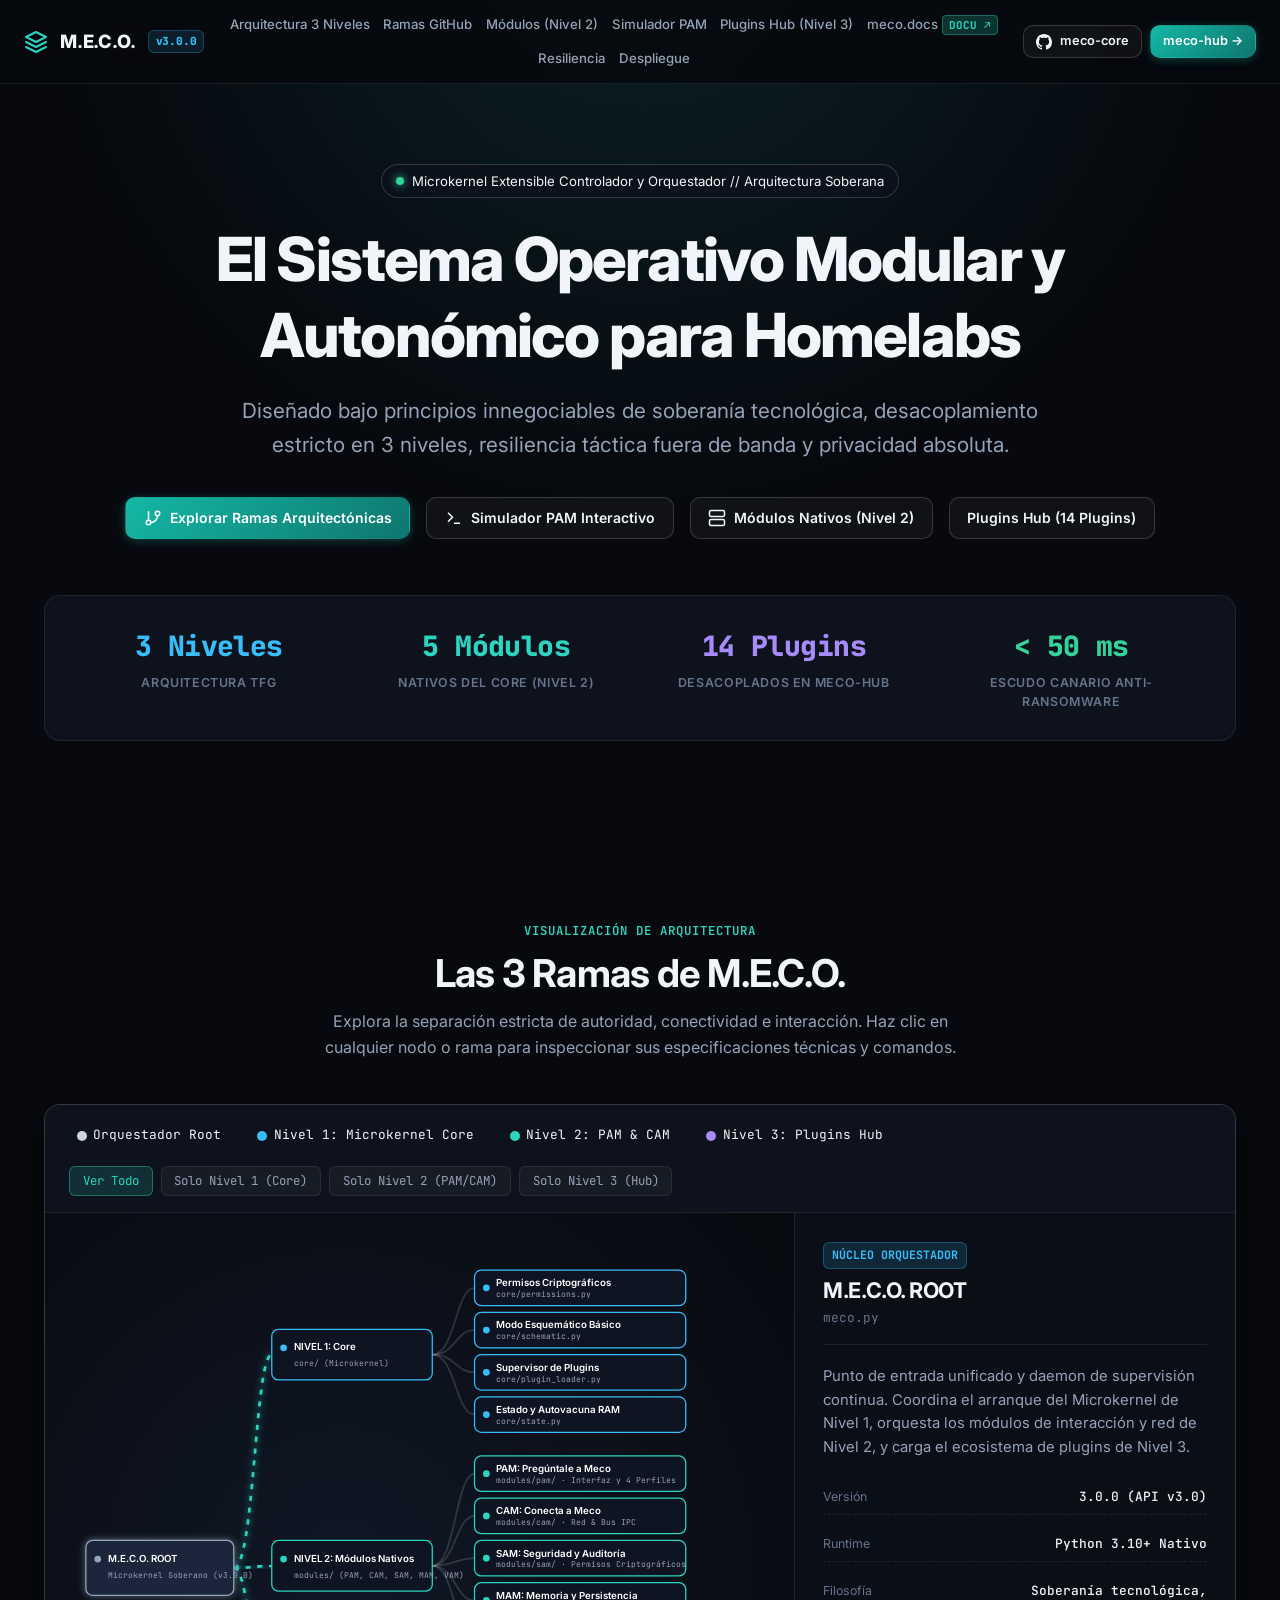
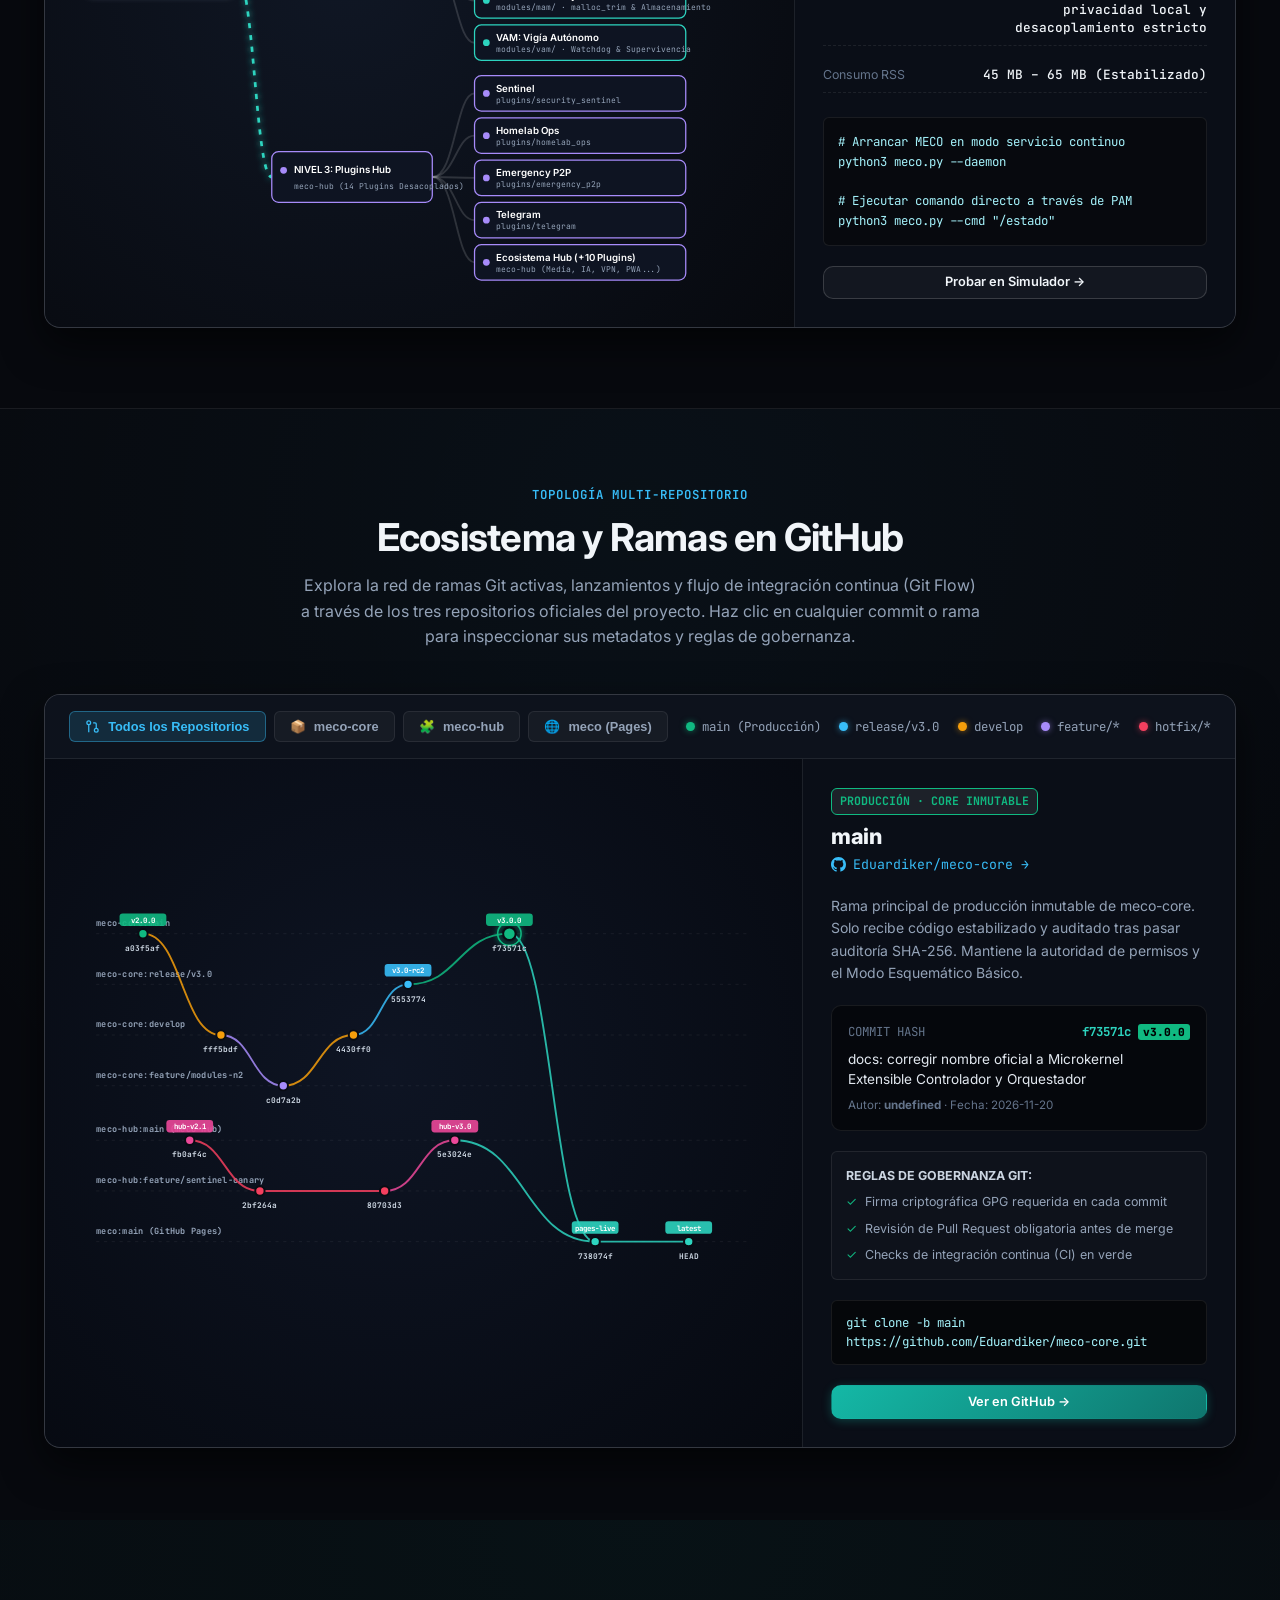
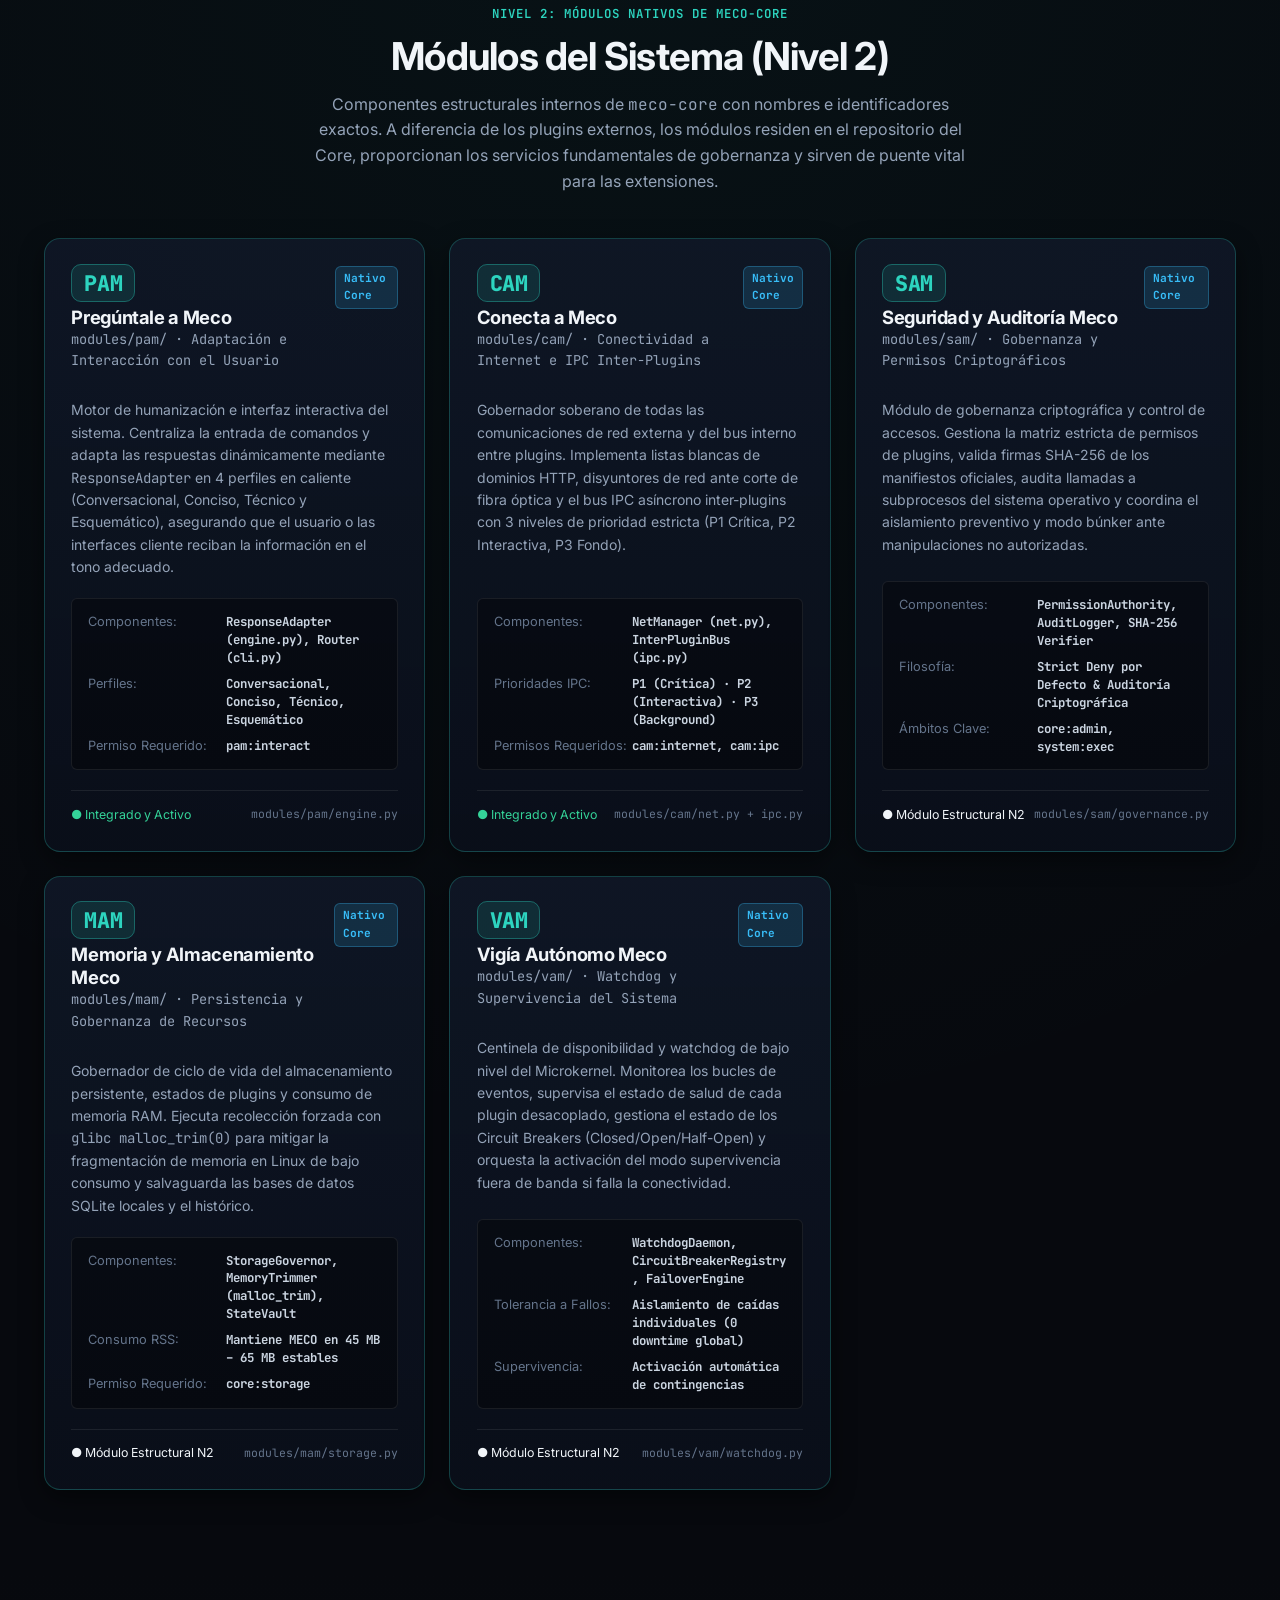
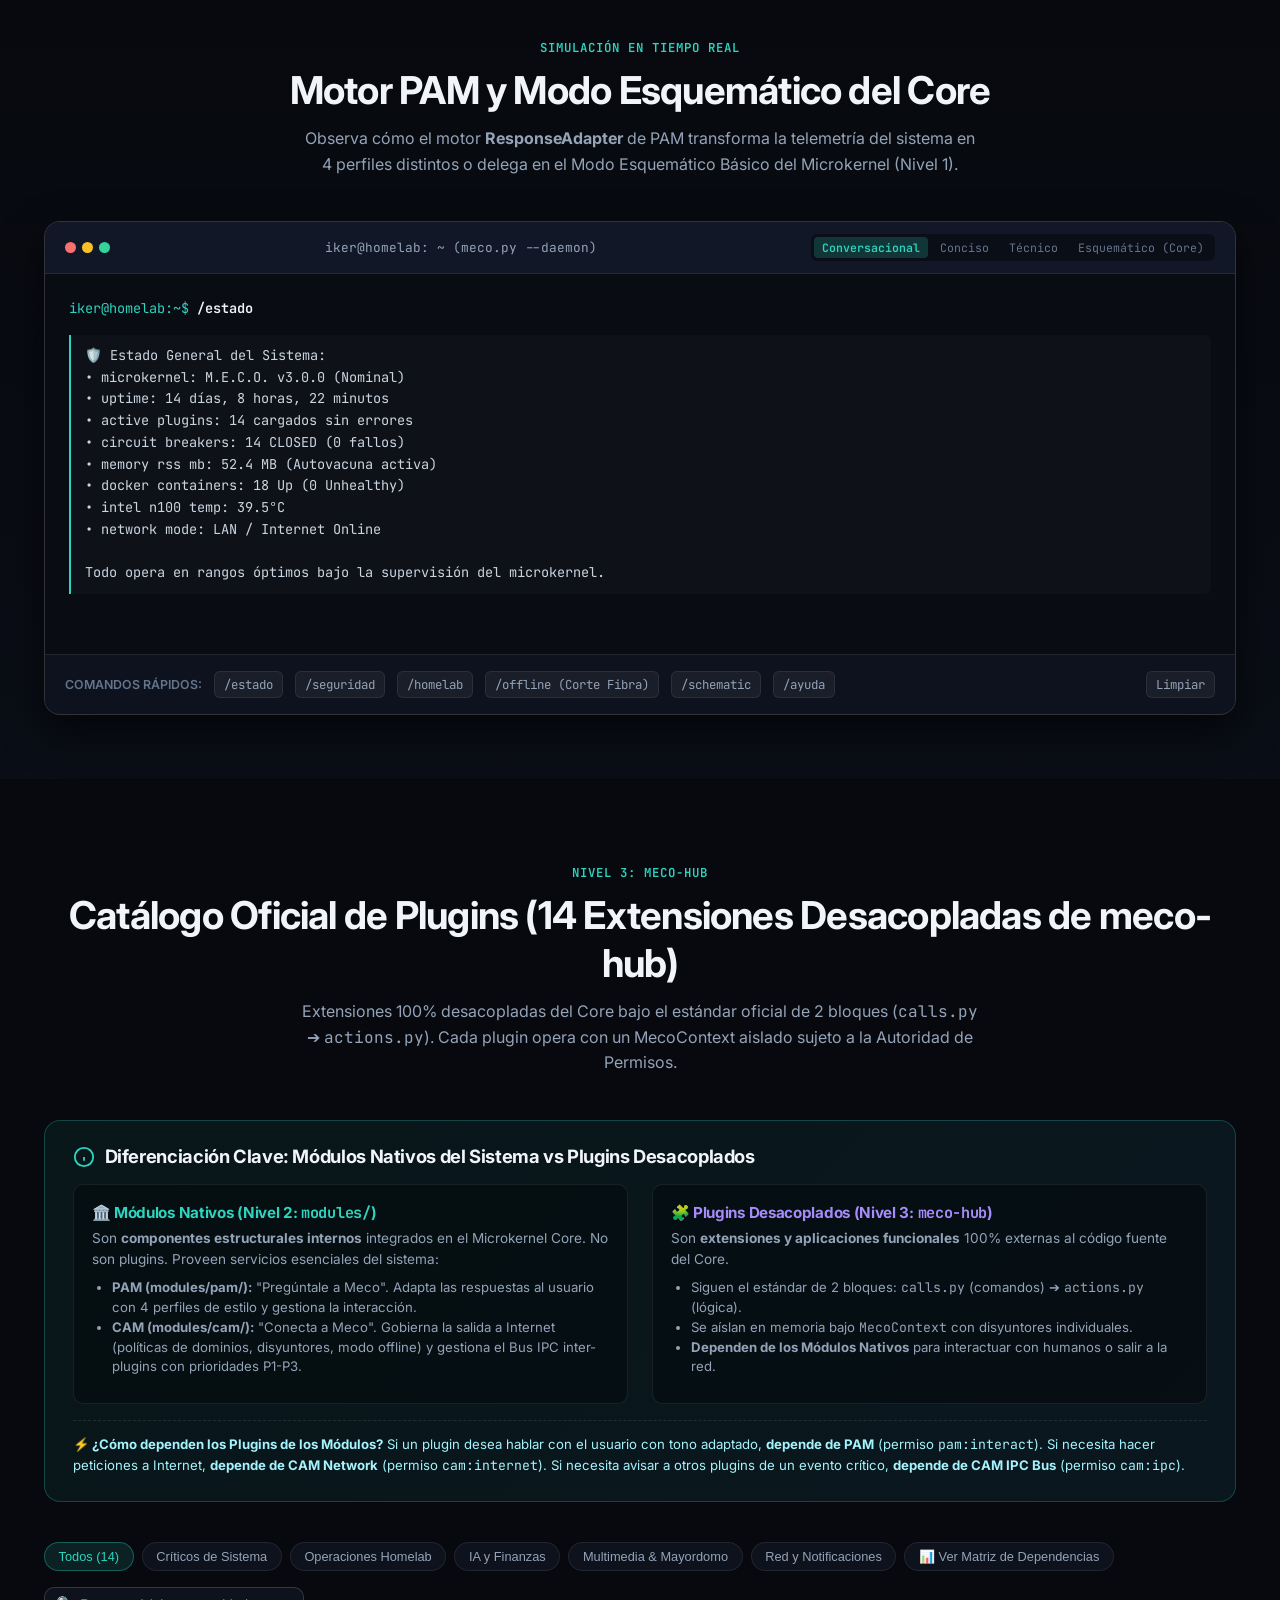
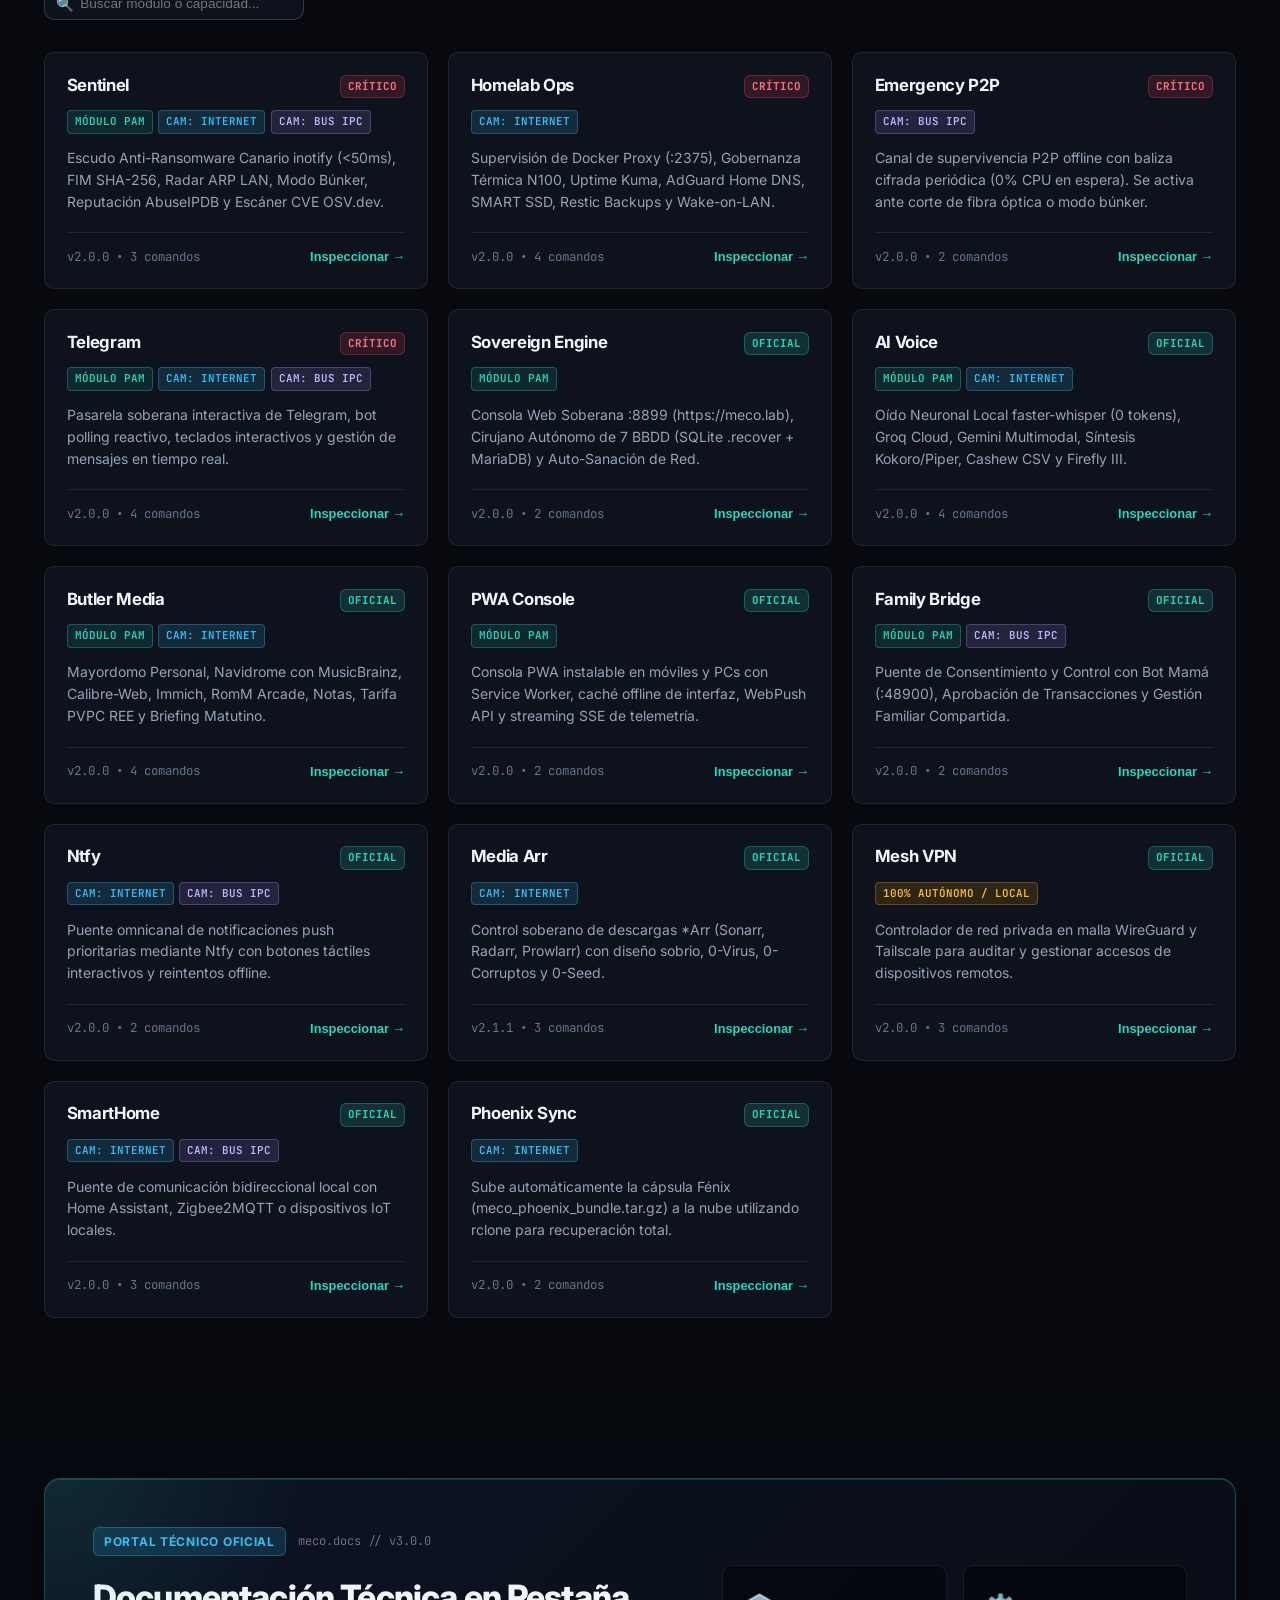
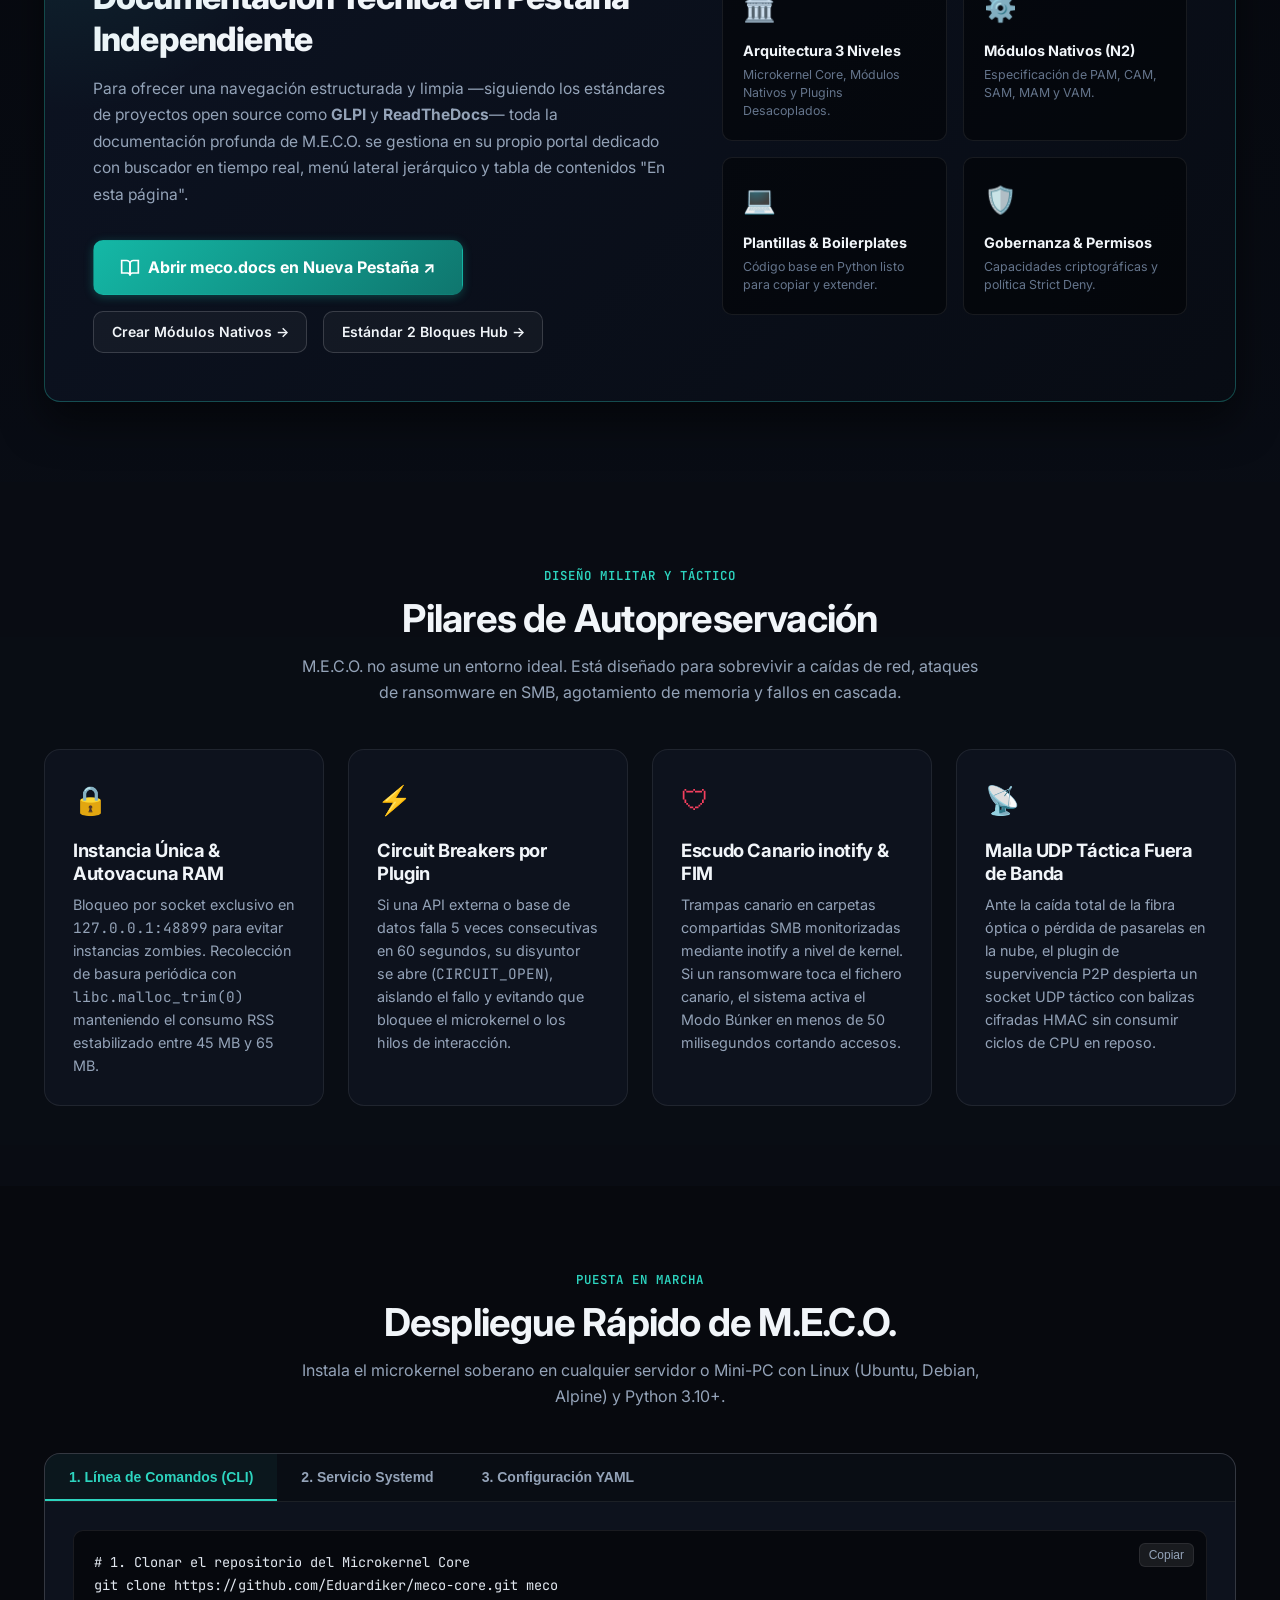
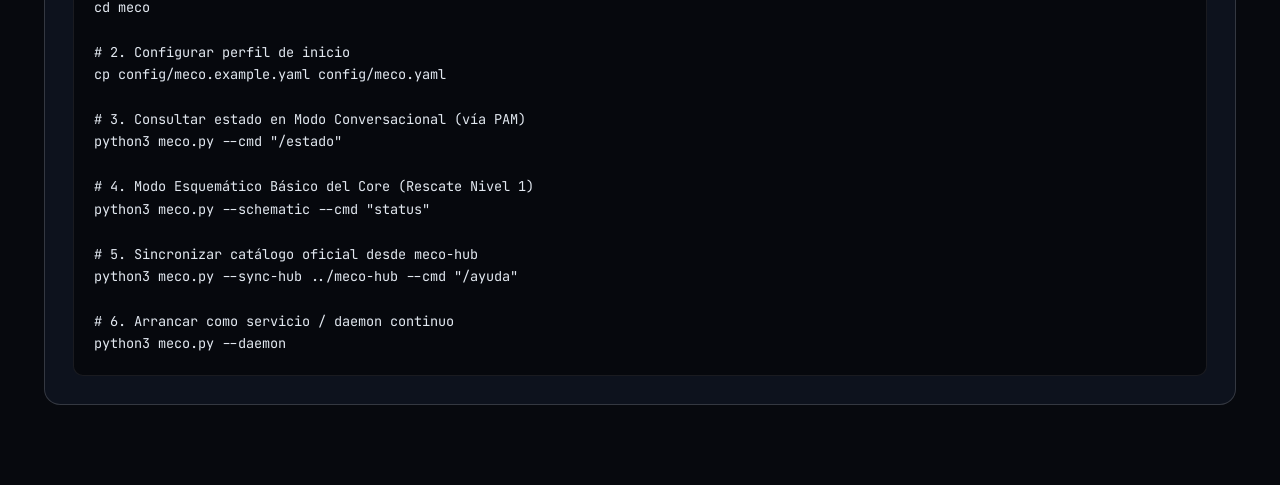
<file: index.html>
<!DOCTYPE html>
<html lang="es">
<head>
  <meta charset="UTF-8">
  <meta name="viewport" content="width=device-width, initial-scale=1.0">
  <title>M.E.C.O. — Microkernel Soberano de 3 Niveles</title>
  <meta name="description" content="Microkernel Extensible Controlador y Orquestador: Microkernel modular para homelabs soberanos. Arquitectura en 3 niveles (Core, PAM/CAM, Plugins Hub), resiliencia táctica fuera de banda y privacidad absoluta.">
  <meta name="author" content="Iker (@Eduardiker)">

  <!-- Open Graph / Meta -->
  <meta property="og:type" content="website">
  <meta property="og:title" content="M.E.C.O. — Microkernel Extensible Controlador y Orquestador">
  <meta property="og:description" content="Microkernel autonómico para homelabs y servidores soberanos. Arquitectura estricta de 3 niveles con PAM, CAM y Meco-Hub.">
  <meta property="og:url" content="https://eduardiker.github.io/meco/">

  <!-- Google Fonts -->
  <link rel="preconnect" href="https://fonts.googleapis.com">
  <link rel="preconnect" href="https://fonts.gstatic.com" crossorigin>
  <link href="https://fonts.googleapis.com/css2?family=Inter:wght@400;500;600;700;800&family=JetBrains+Mono:wght@400;500;600;700&display=swap" rel="stylesheet">

  <link rel="stylesheet" href="styles.css">
  <link rel="icon" href="data:image/svg+xml,<svg xmlns='http://www.w3.org/2000/svg' viewBox='0 0 24 24' fill='%232dd4bf'><path d='M12 2L2 7l10 5 10-5-10-5zM2 17l10 5 10-5M2 12l10 5 10-5'/></svg>">
</head>
<body>

  <!-- Top Navigation -->
  <header class="navbar">
    <div class="nav-container">
      <a href="#" class="brand">
        <svg width="24" height="24" viewBox="0 0 24 24" fill="none" stroke="#2dd4bf" stroke-width="2" stroke-linecap="round" stroke-linejoin="round">
          <path d="M12 2L2 7l10 5 10-5-10-5zM2 17l10 5 10-5M2 12l10 5 10-5"/>
        </svg>
        <span>M.E.C.O.</span>
        <span class="brand-badge">v3.0.0</span>
      </a>

      <nav class="nav-links">
        <a href="#ramas" class="nav-link">Arquitectura 3 Niveles</a>
        <a href="#git-ramas" class="nav-link">Ramas GitHub</a>
        <a href="#modulos" class="nav-link">Módulos (Nivel 2)</a>
        <a href="#simulador" class="nav-link">Simulador PAM</a>
        <a href="#plugins" class="nav-link">Plugins Hub (Nivel 3)</a>
        <a href="docs.html" target="_blank" rel="noopener noreferrer" class="nav-link">meco.docs <span class="docs-badge-nav">DOCU ↗</span></a>
        <a href="#pilares" class="nav-link">Resiliencia</a>
        <a href="#despliegue" class="nav-link">Despliegue</a>
      </nav>

      <div class="nav-actions">
        <a href="https://github.com/Eduardiker/meco-core" target="_blank" rel="noopener noreferrer" class="btn btn-outline btn-sm">
          <svg width="16" height="16" viewBox="0 0 24 24" fill="currentColor">
            <path d="M12 0C5.37 0 0 5.37 0 12c0 5.31 3.435 9.795 8.205 11.385.6.105.825-.255.825-.57 0-.285-.015-1.23-.015-2.235-3.015.555-3.795-.735-4.035-1.41-.135-.345-.72-1.41-1.23-1.695-.42-.225-1.02-.78-.015-.795.945-.015 1.62.87 1.845 1.23 1.08 1.815 2.805 1.305 3.495.99.105-.78.42-1.305.765-1.605-2.67-.3-5.46-1.335-5.46-5.925 0-1.305.465-2.385 1.23-3.225-.12-.3-.54-1.53.12-3.18 0 0 1.005-.315 3.3 1.23.96-.27 1.98-.405 3-.405s2.04.135 3 .405c2.295-1.56 3.3-1.23 3.3-1.23.66 1.65.24 2.88.12 3.18.765.84 1.23 1.905 1.23 3.225 0 4.605-2.805 5.625-5.475 5.925.435.375.81 1.095.81 2.22 0 1.605-.015 2.895-.015 3.3 0 .315.225.69.825.57A12.02 12.02 0 0024 12c0-6.63-5.37-12-12-12z"/>
          </svg>
          meco-core
        </a>
        <a href="https://github.com/Eduardiker/meco-hub" target="_blank" rel="noopener noreferrer" class="btn btn-primary btn-sm">
          meco-hub &rarr;
        </a>
      </div>
    </div>
  </header>

  <!-- Hero Section -->
  <section class="hero-section">
    <div class="container">
      <div class="hero-meta">
        <span class="dot"></span>
        <span>Microkernel Extensible Controlador y Orquestador // Arquitectura Soberana</span>
      </div>

      <h1 class="hero-title">
        El Sistema Operativo Modular y Autonómico para Homelabs
      </h1>

      <p class="hero-subtitle">
        Diseñado bajo principios innegociables de soberanía tecnológica, desacoplamiento estricto en 3 niveles, resiliencia táctica fuera de banda y privacidad absoluta.
      </p>

      <div class="hero-buttons">
        <a href="#ramas" class="btn btn-primary">
          <svg width="18" height="18" viewBox="0 0 24 24" fill="none" stroke="currentColor" stroke-width="2">
            <line x1="6" y1="3" x2="6" y2="15"></line>
            <circle cx="18" cy="6" r="3"></circle>
            <circle cx="6" cy="18" r="3"></circle>
            <path d="M18 9a9 9 0 0 1-9 9"></path>
          </svg>
          Explorar Ramas Arquitectónicas
        </a>
        <a href="#simulador" class="btn btn-outline">
          <svg width="18" height="18" viewBox="0 0 24 24" fill="none" stroke="currentColor" stroke-width="2">
            <polyline points="4 17 10 11 4 5"></polyline>
            <line x1="12" y1="19" x2="20" y2="19"></line>
          </svg>
          Simulador PAM Interactivo
        </a>
        <a href="#modulos" class="btn btn-outline">
          <svg width="18" height="18" viewBox="0 0 24 24" fill="none" stroke="currentColor" stroke-width="2">
            <rect x="2" y="2" width="20" height="8" rx="2" ry="2"></rect>
            <rect x="2" y="14" width="20" height="8" rx="2" ry="2"></rect>
            <line x1="6" y1="6" x2="6.01" y2="6"></line>
            <line x1="6" y1="18" x2="6.01" y2="18"></line>
          </svg>
          Módulos Nativos (Nivel 2)
        </a>
        <a href="#plugins" class="btn btn-outline">
          Plugins Hub (14 Plugins)
        </a>
      </div>

      <!-- Quick Metrics Strip -->
      <div class="stats-strip">
        <div class="stat-item">
          <span class="stat-value" style="color: var(--accent-core)">3 Niveles</span>
          <span class="stat-label">Arquitectura TFG</span>
        </div>
        <div class="stat-item">
          <span class="stat-value" style="color: var(--accent-modules)">5 Módulos</span>
          <span class="stat-label">Nativos del Core (Nivel 2)</span>
        </div>
        <div class="stat-item">
          <span class="stat-value" style="color: var(--accent-plugins)">14 Plugins</span>
          <span class="stat-label">Desacoplados en meco-hub</span>
        </div>
        <div class="stat-item">
          <span class="stat-value" style="color: var(--accent-emerald)">&lt; 50 ms</span>
          <span class="stat-label">Escudo Canario Anti-Ransomware</span>
        </div>
      </div>
    </div>
  </section>

  <!-- Section 1: EL GRÁFICO DE RAMAS INTERACTIVO -->
  <section id="ramas" class="branch-section">
    <div class="container">
      <div class="section-header">
        <span class="section-tag">Visualización de Arquitectura</span>
        <h2 class="section-title">Las 3 Ramas de M.E.C.O.</h2>
        <p class="section-desc">
          Explora la separación estricta de autoridad, conectividad e interacción. Haz clic en cualquier nodo o rama para inspeccionar sus especificaciones técnicas y comandos.
        </p>
      </div>

      <div class="tree-card">
        <!-- Toolbar -->
        <div class="tree-toolbar">
          <div class="tree-legend">
            <span class="legend-tag" onclick="selectBranchNode('root')">
              <span class="legend-dot root"></span> Orquestador Root
            </span>
            <span class="legend-tag" onclick="selectBranchNode('tier1')">
              <span class="legend-dot tier1"></span> Nivel 1: Microkernel Core
            </span>
            <span class="legend-tag" onclick="selectBranchNode('tier2')">
              <span class="legend-dot tier2"></span> Nivel 2: PAM & CAM
            </span>
            <span class="legend-tag" onclick="selectBranchNode('tier3')">
              <span class="legend-dot tier3"></span> Nivel 3: Plugins Hub
            </span>
          </div>

          <div class="tree-filter-buttons">
            <button class="filter-btn active" data-tier="all">Ver Todo</button>
            <button class="filter-btn" data-tier="1">Solo Nivel 1 (Core)</button>
            <button class="filter-btn" data-tier="2">Solo Nivel 2 (PAM/CAM)</button>
            <button class="filter-btn" data-tier="3">Solo Nivel 3 (Hub)</button>
          </div>
        </div>

        <!-- Workbench: SVG Tree + Inspector -->
        <div class="tree-workbench">
          <!-- Interactive SVG Tree -->
          <div class="tree-canvas-container">
            <svg id="branchSvg" viewBox="0 0 830 760" preserveAspectRatio="xMinYMin meet"></svg>
          </div>

          <!-- Inspector Side Panel -->
          <aside class="tree-inspector" id="treeInspector">
            <div class="inspector-header">
              <span id="inspBadge" class="inspector-tier-badge badge-tier1">Núcleo Orquestador</span>
              <h3 id="inspTitle" class="inspector-title">M.E.C.O. ROOT</h3>
              <div id="inspPath" class="inspector-path">meco.py</div>
            </div>

            <div class="inspector-body">
              <p id="inspDesc" class="inspector-desc">
                Punto de entrada unificado y daemon de supervisión continua. Coordina el arranque del Microkernel de Nivel 1, orquesta los módulos de interacción y red de Nivel 2, y carga el ecosistema de plugins de Nivel 3.
              </p>

              <div id="inspSpecs" class="inspector-specs">
                <!-- Dynamically populated -->
              </div>

              <div class="inspector-code-box" id="inspCode">
# Arrancar MECO en modo servicio continuo
python3 meco.py --daemon
              </div>
            </div>

            <div class="inspector-actions">
              <a href="#simulador" class="btn btn-outline btn-sm" style="width: 100%;">
                Probar en Simulador &rarr;
              </a>
            </div>
          </aside>
        </div>
      </div>
    </div>
  </section>

  <!-- Section 2: TOPOLOGÍA Y RAMAS DE GITHUB (ECOSISTEMA MULTI-REPOSITORIO & GIT FLOW) -->
  <section id="git-ramas" class="git-branches-section">
    <div class="container">
      <div class="section-header">
        <span class="section-tag" style="color: #38bdf8; border-color: rgba(56, 189, 248, 0.3);">Topología Multi-Repositorio</span>
        <h2 class="section-title">Ecosistema y Ramas en GitHub</h2>
        <p class="section-desc">
          Explora la red de ramas Git activas, lanzamientos y flujo de integración continua (Git Flow) a través de los tres repositorios oficiales del proyecto. Haz clic en cualquier commit o rama para inspeccionar sus metadatos y reglas de gobernanza.
        </p>
      </div>

      <div class="git-flow-card">
        <!-- Git Toolbar -->
        <div class="git-toolbar">
          <div class="git-repo-tabs">
            <button class="git-tab-btn active" data-gitfilter="all">
              <svg width="15" height="15" viewBox="0 0 24 24" fill="none" stroke="currentColor" stroke-width="2">
                <circle cx="18" cy="18" r="3"></circle>
                <circle cx="6" cy="6" r="3"></circle>
                <path d="M13 6h3a2 2 0 0 1 2 2v7"></path>
                <line x1="6" y1="9" x2="6" y2="21"></line>
              </svg>
              Todos los Repositorios
            </button>
            <button class="git-tab-btn" data-gitfilter="core">
              <span style="color: #38bdf8;">📦</span> meco-core
            </button>
            <button class="git-tab-btn" data-gitfilter="hub">
              <span style="color: #a78bfa;">🧩</span> meco-hub
            </button>
            <button class="git-tab-btn" data-gitfilter="web">
              <span style="color: #2dd4bf;">🌐</span> meco (Pages)
            </button>
          </div>

          <div class="git-legend">
            <span class="git-legend-item"><span class="git-dot main"></span> main (Producción)</span>
            <span class="git-legend-item"><span class="git-dot release"></span> release/v3.0</span>
            <span class="git-legend-item"><span class="git-dot develop"></span> develop</span>
            <span class="git-legend-item"><span class="git-dot feature"></span> feature/*</span>
            <span class="git-legend-item"><span class="git-dot hotfix"></span> hotfix/*</span>
          </div>
        </div>

        <!-- Git Workbench: SVG Network + Inspector -->
        <div class="git-workbench">
          <!-- Interactive SVG Git Network -->
          <div class="git-canvas-container">
            <svg id="gitBranchesSvg" viewBox="0 0 920 520" preserveAspectRatio="xMinYMin meet"></svg>
          </div>

          <!-- Inspector Side Panel -->
          <aside class="git-inspector" id="gitInspector">
            <!-- Dynamically populated via app.js -->
          </aside>
        </div>
      </div>
    </div>
  </section>

  <!-- NUEVO APARTADO: MÓDULOS NATIVOS DEL SISTEMA (NIVEL 2) -->
  <section id="modulos" class="modules-section">
    <div class="container">
      <div class="section-header">
        <span class="section-tag" style="color: var(--accent-modules); border-color: rgba(45, 212, 191, 0.3);">Nivel 2: Módulos Nativos de meco-core</span>
        <h2 class="section-title">Módulos del Sistema (Nivel 2)</h2>
        <p class="section-desc">
          Componentes estructurales internos de <code>meco-core</code> con nombres e identificadores exactos. A diferencia de los plugins externos, los módulos residen en el repositorio del Core, proporcionan los servicios fundamentales de gobernanza y sirven de puente vital para las extensiones.
        </p>
      </div>

      <div class="modules-grid">
        <!-- 1. PAM -->
        <article class="module-card">
          <div class="module-card-header">
            <div>
              <span class="module-acronym-badge">PAM</span>
              <h3 class="module-exact-name">Pregúntale a Meco</h3>
              <p class="module-role-subtitle">modules/pam/ · Adaptación e Interacción con el Usuario</p>
            </div>
            <span class="module-native-pill">Nativo Core</span>
          </div>

          <p class="module-desc">
            Motor de humanización e interfaz interactiva del sistema. Centraliza la entrada de comandos y adapta las respuestas dinámicamente mediante <code>ResponseAdapter</code> en 4 perfiles en caliente (Conversacional, Conciso, Técnico y Esquemático), asegurando que el usuario o las interfaces cliente reciban la información en el tono adecuado.
          </p>

          <div class="module-specs-box">
            <div class="module-spec-item">
              <span>Componentes:</span>
              <strong>ResponseAdapter (engine.py), Router (cli.py)</strong>
            </div>
            <div class="module-spec-item">
              <span>Perfiles:</span>
              <strong>Conversacional, Conciso, Técnico, Esquemático</strong>
            </div>
            <div class="module-spec-item">
              <span>Permiso Requerido:</span>
              <strong>pam:interact</strong>
            </div>
          </div>

          <div class="module-footer-status">
            <span style="color: var(--accent-emerald);">● Integrado y Activo</span>
            <code style="font-size: 0.72rem; color: var(--text-dim);">modules/pam/engine.py</code>
          </div>
        </article>

        <!-- 2. CAM -->
        <article class="module-card">
          <div class="module-card-header">
            <div>
              <span class="module-acronym-badge">CAM</span>
              <h3 class="module-exact-name">Conecta a Meco</h3>
              <p class="module-role-subtitle">modules/cam/ · Conectividad a Internet e IPC Inter-Plugins</p>
            </div>
            <span class="module-native-pill">Nativo Core</span>
          </div>

          <p class="module-desc">
            Gobernador soberano de todas las comunicaciones de red externa y del bus interno entre plugins. Implementa listas blancas de dominios HTTP, disyuntores de red ante corte de fibra óptica y el bus IPC asíncrono inter-plugins con 3 niveles de prioridad estricta (P1 Crítica, P2 Interactiva, P3 Fondo).
          </p>

          <div class="module-specs-box">
            <div class="module-spec-item">
              <span>Componentes:</span>
              <strong>NetManager (net.py), InterPluginBus (ipc.py)</strong>
            </div>
            <div class="module-spec-item">
              <span>Prioridades IPC:</span>
              <strong>P1 (Crítica) · P2 (Interactiva) · P3 (Background)</strong>
            </div>
            <div class="module-spec-item">
              <span>Permisos Requeridos:</span>
              <strong>cam:internet, cam:ipc</strong>
            </div>
          </div>

          <div class="module-footer-status">
            <span style="color: var(--accent-emerald);">● Integrado y Activo</span>
            <code style="font-size: 0.72rem; color: var(--text-dim);">modules/cam/net.py + ipc.py</code>
          </div>
        </article>

        <!-- 3. SAM -->
        <article class="module-card">
          <div class="module-card-header">
            <div>
              <span class="module-acronym-badge">SAM</span>
              <h3 class="module-exact-name">Seguridad y Auditoría Meco</h3>
              <p class="module-role-subtitle">modules/sam/ · Gobernanza y Permisos Criptográficos</p>
            </div>
            <span class="module-native-pill">Nativo Core</span>
          </div>

          <p class="module-desc">
            Módulo de gobernanza criptográfica y control de accesos. Gestiona la matriz estricta de permisos de plugins, valida firmas SHA-256 de los manifiestos oficiales, audita llamadas a subprocesos del sistema operativo y coordina el aislamiento preventivo y modo búnker ante manipulaciones no autorizadas.
          </p>

          <div class="module-specs-box">
            <div class="module-spec-item">
              <span>Componentes:</span>
              <strong>PermissionAuthority, AuditLogger, SHA-256 Verifier</strong>
            </div>
            <div class="module-spec-item">
              <span>Filosofía:</span>
              <strong>Strict Deny por Defecto & Auditoría Criptográfica</strong>
            </div>
            <div class="module-spec-item">
              <span>Ámbitos Clave:</span>
              <strong>core:admin, system:exec</strong>
            </div>
          </div>

          <div class="module-footer-status">
            <span style="color: var(--accent-cyan);">● Módulo Estructural N2</span>
            <code style="font-size: 0.72rem; color: var(--text-dim);">modules/sam/governance.py</code>
          </div>
        </article>

        <!-- 4. MAM -->
        <article class="module-card">
          <div class="module-card-header">
            <div>
              <span class="module-acronym-badge">MAM</span>
              <h3 class="module-exact-name">Memoria y Almacenamiento Meco</h3>
              <p class="module-role-subtitle">modules/mam/ · Persistencia y Gobernanza de Recursos</p>
            </div>
            <span class="module-native-pill">Nativo Core</span>
          </div>

          <p class="module-desc">
            Gobernador de ciclo de vida del almacenamiento persistente, estados de plugins y consumo de memoria RAM. Ejecuta recolección forzada con <code>glibc malloc_trim(0)</code> para mitigar la fragmentación de memoria en Linux de bajo consumo y salvaguarda las bases de datos SQLite locales y el histórico.
          </p>

          <div class="module-specs-box">
            <div class="module-spec-item">
              <span>Componentes:</span>
              <strong>StorageGovernor, MemoryTrimmer (malloc_trim), StateVault</strong>
            </div>
            <div class="module-spec-item">
              <span>Consumo RSS:</span>
              <strong>Mantiene MECO en 45 MB – 65 MB estables</strong>
            </div>
            <div class="module-spec-item">
              <span>Permiso Requerido:</span>
              <strong>core:storage</strong>
            </div>
          </div>

          <div class="module-footer-status">
            <span style="color: var(--accent-cyan);">● Módulo Estructural N2</span>
            <code style="font-size: 0.72rem; color: var(--text-dim);">modules/mam/storage.py</code>
          </div>
        </article>

        <!-- 5. VAM -->
        <article class="module-card">
          <div class="module-card-header">
            <div>
              <span class="module-acronym-badge">VAM</span>
              <h3 class="module-exact-name">Vigía Autónomo Meco</h3>
              <p class="module-role-subtitle">modules/vam/ · Watchdog y Supervivencia del Sistema</p>
            </div>
            <span class="module-native-pill">Nativo Core</span>
          </div>

          <p class="module-desc">
            Centinela de disponibilidad y watchdog de bajo nivel del Microkernel. Monitorea los bucles de eventos, supervisa el estado de salud de cada plugin desacoplado, gestiona el estado de los Circuit Breakers (Closed/Open/Half-Open) y orquesta la activación del modo supervivencia fuera de banda si falla la conectividad.
          </p>

          <div class="module-specs-box">
            <div class="module-spec-item">
              <span>Componentes:</span>
              <strong>WatchdogDaemon, CircuitBreakerRegistry, FailoverEngine</strong>
            </div>
            <div class="module-spec-item">
              <span>Tolerancia a Fallos:</span>
              <strong>Aislamiento de caídas individuales (0 downtime global)</strong>
            </div>
            <div class="module-spec-item">
              <span>Supervivencia:</span>
              <strong>Activación automática de contingencias</strong>
            </div>
          </div>

          <div class="module-footer-status">
            <span style="color: var(--accent-cyan);">● Módulo Estructural N2</span>
            <code style="font-size: 0.72rem; color: var(--text-dim);">modules/vam/watchdog.py</code>
          </div>
        </article>
      </div>
    </div>
  </section>

  <!-- Section 2: SIMULADOR INTERACTIVO DE TERMINAL Y PERFILES PAM -->
  <section id="simulador" class="simulator-section">
    <div class="container">
      <div class="section-header">
        <span class="section-tag">Simulación en Tiempo Real</span>
        <h2 class="section-title">Motor PAM y Modo Esquemático del Core</h2>
        <p class="section-desc">
          Observa cómo el motor <strong>ResponseAdapter</strong> de PAM transforma la telemetría del sistema en 4 perfiles distintos o delega en el Modo Esquemático Básico del Microkernel (Nivel 1).
        </p>
      </div>

      <div class="terminal-card">
        <!-- Terminal Header with Profile Switches -->
        <div class="terminal-header">
          <div class="terminal-buttons">
            <span class="t-btn t-close"></span>
            <span class="t-btn t-min"></span>
            <span class="t-btn t-max"></span>
          </div>

          <span class="terminal-title">iker@homelab: ~ (meco.py --daemon)</span>

          <!-- Mode Switcher -->
          <div class="terminal-mode-switch">
            <button class="mode-pill active" data-style="conversational">Conversacional</button>
            <button class="mode-pill" data-style="concise">Conciso</button>
            <button class="mode-pill" data-style="technical">Técnico</button>
            <button class="mode-pill" data-style="schematic">Esquemático (Core)</button>
          </div>
        </div>

        <!-- Terminal Output Area -->
        <div class="terminal-body" id="terminalBody">
          <!-- Dynamically populated via app.js -->
        </div>

        <!-- Quick Command Pills -->
        <div class="terminal-quick-commands">
          <span class="quick-label">Comandos Rápidos:</span>
          <button class="cmd-badge" data-cmd="/estado">/estado</button>
          <button class="cmd-badge" data-cmd="/seguridad">/seguridad</button>
          <button class="cmd-badge" data-cmd="/homelab">/homelab</button>
          <button class="cmd-badge" data-cmd="/offline">/offline (Corte Fibra)</button>
          <button class="cmd-badge" data-cmd="/schematic">/schematic</button>
          <button class="cmd-badge" data-cmd="/ayuda">/ayuda</button>
          <button class="cmd-badge" data-cmd="clear" style="margin-left: auto;">Limpiar</button>
        </div>
      </div>
    </div>
  </section>

  <!-- Section 3: CATÁLOGO OFICIAL DE PLUGINS (MECO-HUB) -->
  <section id="plugins" class="plugins-section">
    <div class="container">
      <div class="section-header">
        <span class="section-tag">Nivel 3: Meco-Hub</span>
        <h2 class="section-title">Catálogo Oficial de Plugins (14 Extensiones Desacopladas de meco-hub)</h2>
        <p class="section-desc">
          Extensiones 100% desacopladas del Core bajo el estándar oficial de 2 bloques (<code>calls.py</code> ➔ <code>actions.py</code>). Cada plugin opera con un MecoContext aislado sujeto a la Autoridad de Permisos.
        </p>
      </div>

      <!-- BANNER DE DIFERENCIACIÓN: MÓDULOS DEL SISTEMA VS PLUGINS -->
      <div class="arch-diff-banner">
        <div class="diff-header">
          <svg width="22" height="22" viewBox="0 0 24 24" fill="none" stroke="#2dd4bf" stroke-width="2">
            <circle cx="12" cy="12" r="10"></circle>
            <line x1="12" y1="16" x2="12" y2="12"></line>
            <line x1="12" y1="8" x2="12.01" y2="8"></line>
          </svg>
          <h3 class="diff-title">Diferenciación Clave: Módulos Nativos del Sistema vs Plugins Desacoplados</h3>
        </div>

        <div class="diff-grid">
          <div class="diff-box">
            <h4 class="diff-box-title" style="color: var(--accent-modules);">
              <span>🏛️ Módulos Nativos (Nivel 2: <code>modules/</code>)</span>
            </h4>
            <p>
              Son <strong>componentes estructurales internos</strong> integrados en el Microkernel Core. No son plugins. Proveen servicios esenciales del sistema:
            </p>
            <ul style="margin: 0.5rem 0 0.5rem 1.25rem; font-size: 0.825rem; color: var(--text-muted); line-height: 1.5;">
              <li><strong>PAM (modules/pam/):</strong> "Pregúntale a Meco". Adapta las respuestas al usuario con 4 perfiles de estilo y gestiona la interacción.</li>
              <li><strong>CAM (modules/cam/):</strong> "Conecta a Meco". Gobierna la salida a Internet (políticas de dominios, disyuntores, modo offline) y gestiona el Bus IPC inter-plugins con prioridades P1-P3.</li>
            </ul>
          </div>

          <div class="diff-box">
            <h4 class="diff-box-title" style="color: var(--accent-plugins);">
              <span>🧩 Plugins Desacoplados (Nivel 3: <code>meco-hub</code>)</span>
            </h4>
            <p>
              Son <strong>extensiones y aplicaciones funcionales</strong> 100% externas al código fuente del Core.
            </p>
            <ul style="margin: 0.5rem 0 0.5rem 1.25rem; font-size: 0.825rem; color: var(--text-muted); line-height: 1.5;">
              <li>Siguen el estándar de 2 bloques: <code>calls.py</code> (comandos) ➔ <code>actions.py</code> (lógica).</li>
              <li>Se aíslan en memoria bajo <code>MecoContext</code> con disyuntores individuales.</li>
              <li><strong>Dependen de los Módulos Nativos</strong> para interactuar con humanos o salir a la red.</li>
            </ul>
          </div>
        </div>

        <div class="diff-deps-hint">
          <strong>⚡ ¿Cómo dependen los Plugins de los Módulos?</strong> Si un plugin desea hablar con el usuario con tono adaptado, <strong>depende de PAM</strong> (permiso <code>pam:interact</code>). Si necesita hacer peticiones a Internet, <strong>depende de CAM Network</strong> (permiso <code>cam:internet</code>). Si necesita avisar a otros plugins de un evento crítico, <strong>depende de CAM IPC Bus</strong> (permiso <code>cam:ipc</code>).
        </div>
      </div>

      <!-- Filter and Search Bar -->
      <div class="plugins-filter-bar">
        <div class="filter-chips">
          <button class="chip active" data-category="all">Todos (14)</button>
          <button class="chip" data-category="critical">Críticos de Sistema</button>
          <button class="chip" data-category="homelab">Operaciones Homelab</button>
          <button class="chip" data-category="ai">IA y Finanzas</button>
          <button class="chip" data-category="media">Multimedia & Mayordomo</button>
          <button class="chip" data-category="network">Red y Notificaciones</button>
          <button class="chip" data-category="matrix" id="btnToggleMatrix">📊 Ver Matriz de Dependencias</button>
        </div>

        <div class="search-input-wrap">
          <span class="search-icon">&#128269;</span>
          <input type="text" id="pluginSearch" class="search-input" placeholder="Buscar módulo o capacidad...">
        </div>
      </div>

      <!-- MATRIZ INTERACTIVA DE DEPENDENCIAS DE MÓDULOS -->
      <div class="matrix-container" id="matrixContainer" style="display: none; margin-bottom: 2.5rem;">
        <h3 style="font-size: 1.05rem; margin-bottom: 0.5rem; display: flex; align-items: center; gap: 0.5rem;">
          <span>📊 Matriz de Dependencias: Plugins ➔ Módulos Nativos y Core</span>
        </h3>
        <p style="font-size: 0.825rem; color: var(--text-muted); margin-bottom: 1.25rem;">
          Muestra qué componentes estructurales del sistema requiere cada plugin para operar. Los permisos son validados estrictamente por el Microkernel en tiempo de ejecución.
        </p>
        <table class="matrix-table">
          <thead>
            <tr>
              <th>Plugin (meco-hub)</th>
              <th>Tipo</th>
              <th>Módulo PAM (Adaptación / Interfaz)</th>
              <th>Módulo CAM (Salida Internet)</th>
              <th>Módulo CAM (Bus IPC)</th>
              <th>Módulo Core (Storage / Exec)</th>
            </tr>
          </thead>
          <tbody id="matrixTableBody">
            <!-- Dynamically populated via app.js -->
          </tbody>
        </table>
      </div>

      <!-- Plugins Grid -->
      <div class="plugins-grid" id="pluginsGrid">
        <!-- Rendered dynamically via app.js -->
      </div>
    </div>
  </section>

  <!-- Section: MECO.DOCS - PORTAL DE DOCUMENTACIÓN EN PESTAÑA DEDICADA -->
  <section id="docs" class="docs-portal-cta-section">
    <div class="container">
      <div class="docs-portal-card">
        <div class="docs-portal-content">
          <div class="portal-badge-wrap">
            <span class="portal-badge">Portal Técnico Oficial</span>
            <span class="portal-version">meco.docs // v3.0.0</span>
          </div>
          <h2 class="portal-title">Documentación Técnica en Pestaña Independiente</h2>
          <p class="portal-desc">
            Para ofrecer una navegación estructurada y limpia —siguiendo los estándares de proyectos open source como <strong>GLPI</strong> y <strong>ReadTheDocs</strong>— toda la documentación profunda de M.E.C.O. se gestiona en su propio portal dedicado con buscador en tiempo real, menú lateral jerárquico y tabla de contenidos "En esta página".
          </p>
          <div class="portal-actions">
            <a href="docs.html" target="_blank" rel="noopener noreferrer" class="btn btn-primary btn-lg">
              <svg width="20" height="20" viewBox="0 0 24 24" fill="none" stroke="currentColor" stroke-width="2">
                <path d="M2 3h6a4 4 0 0 1 4 4v14a3 3 0 0 0-3-3H2z"></path>
                <path d="M22 3h-6a4 4 0 0 0-4 4v14a3 3 0 0 1 3-3h7z"></path>
              </svg>
              Abrir meco.docs en Nueva Pestaña ↗
            </a>
            <a href="docs.html#guia-modulos-estructura" target="_blank" rel="noopener noreferrer" class="btn btn-outline">
              Crear Módulos Nativos &rarr;
            </a>
            <a href="docs.html#plugins-estandar-2bloques" target="_blank" rel="noopener noreferrer" class="btn btn-outline">
              Estándar 2 Bloques Hub &rarr;
            </a>
          </div>
        </div>

        <div class="docs-portal-grid-preview">
          <a href="docs.html#tres-niveles" target="_blank" rel="noopener noreferrer" class="preview-mini-card">
            <div class="mini-card-icon">🏛️</div>
            <div>
              <strong>Arquitectura 3 Niveles</strong>
              <p>Microkernel Core, Módulos Nativos y Plugins Desacoplados.</p>
            </div>
          </a>
          <a href="docs.html#modulo-pam" target="_blank" rel="noopener noreferrer" class="preview-mini-card">
            <div class="mini-card-icon">⚙️</div>
            <div>
              <strong>Módulos Nativos (N2)</strong>
              <p>Especificación de PAM, CAM, SAM, MAM y VAM.</p>
            </div>
          </a>
          <a href="docs.html#guia-modulos-boilerplate" target="_blank" rel="noopener noreferrer" class="preview-mini-card">
            <div class="mini-card-icon">💻</div>
            <div>
              <strong>Plantillas & Boilerplates</strong>
              <p>Código base en Python listo para copiar y extender.</p>
            </div>
          </a>
          <a href="docs.html#permisos-catalogo" target="_blank" rel="noopener noreferrer" class="preview-mini-card">
            <div class="mini-card-icon">🛡️</div>
            <div>
              <strong>Gobernanza & Permisos</strong>
              <p>Capacidades criptográficas y política Strict Deny.</p>
            </div>
          </a>
        </div>
      </div>
    </div>
  </section>

  <!-- Section 4: PILARES DE SOBERANÍA Y RESILIENCIA TÁCTICA -->
  <section id="pilares" class="deep-dive-section">
    <div class="container">
      <div class="section-header">
        <span class="section-tag">Diseño Militar y Táctico</span>
        <h2 class="section-title">Pilares de Autopreservación</h2>
        <p class="section-desc">
          M.E.C.O. no asume un entorno ideal. Está diseñado para sobrevivir a caídas de red, ataques de ransomware en SMB, agotamiento de memoria y fallos en cascada.
        </p>
      </div>

      <div class="pillars-grid">
        <div class="pillar-card">
          <div class="pillar-icon" style="color: var(--accent-core);">&#128274;</div>
          <h3 class="pillar-title">Instancia Única & Autovacuna RAM</h3>
          <p class="pillar-text">
            Bloqueo por socket exclusivo en <code>127.0.0.1:48899</code> para evitar instancias zombies. Recolección de basura periódica con <code>libc.malloc_trim(0)</code> manteniendo el consumo RSS estabilizado entre 45 MB y 65 MB.
          </p>
        </div>

        <div class="pillar-card">
          <div class="pillar-icon" style="color: var(--accent-emerald);">&#9889;</div>
          <h3 class="pillar-title">Circuit Breakers por Plugin</h3>
          <p class="pillar-text">
            Si una API externa o base de datos falla 5 veces consecutivas en 60 segundos, su disyuntor se abre (<code>CIRCUIT_OPEN</code>), aislando el fallo y evitando que bloquee el microkernel o los hilos de interacción.
          </p>
        </div>

        <div class="pillar-card">
          <div class="pillar-icon" style="color: var(--accent-rose);">&#128737;</div>
          <h3 class="pillar-title">Escudo Canario inotify & FIM</h3>
          <p class="pillar-text">
            Trampas canario en carpetas compartidas SMB monitorizadas mediante inotify a nivel de kernel. Si un ransomware toca el fichero canario, el sistema activa el Modo Búnker en menos de 50 milisegundos cortando accesos.
          </p>
        </div>

        <div class="pillar-card">
          <div class="pillar-icon" style="color: var(--accent-amber);">&#128225;</div>
          <h3 class="pillar-title">Malla UDP Táctica Fuera de Banda</h3>
          <p class="pillar-text">
            Ante la caída total de la fibra óptica o pérdida de pasarelas en la nube, el plugin de supervivencia P2P despierta un socket UDP táctico con balizas cifradas HMAC sin consumir ciclos de CPU en reposo.
          </p>
        </div>
      </div>
    </div>
  </section>

  <!-- Section 5: DESPLIEGUE RÁPIDO -->
  <section id="despliegue" class="quickstart-section">
    <div class="container">
      <div class="section-header">
        <span class="section-tag">Puesta en Marcha</span>
        <h2 class="section-title">Despliegue Rápido de M.E.C.O.</h2>
        <p class="section-desc">
          Instala el microkernel soberano en cualquier servidor o Mini-PC con Linux (Ubuntu, Debian, Alpine) y Python 3.10+.
        </p>
      </div>

      <div class="quickstart-box">
        <div class="tab-nav">
          <button class="tab-btn active" data-tab="tab-cli">1. Línea de Comandos (CLI)</button>
          <button class="tab-btn" data-tab="tab-systemd">2. Servicio Systemd</button>
          <button class="tab-btn" data-tab="tab-yaml">3. Configuración YAML</button>
        </div>

        <!-- Tab 1: CLI -->
        <div class="tab-content active" id="tab-cli">
          <div class="code-block-wrap">
            <button class="copy-btn" data-copy-target="#codeCli">Copiar</button>
            <pre><code id="codeCli"># 1. Clonar el repositorio del Microkernel Core
git clone https://github.com/Eduardiker/meco-core.git meco
cd meco

# 2. Configurar perfil de inicio
cp config/meco.example.yaml config/meco.yaml

# 3. Consultar estado en Modo Conversacional (vía PAM)
python3 meco.py --cmd "/estado"

# 4. Modo Esquemático Básico del Core (Rescate Nivel 1)
python3 meco.py --schematic --cmd "status"

# 5. Sincronizar catálogo oficial desde meco-hub
python3 meco.py --sync-hub ../meco-hub --cmd "/ayuda"

# 6. Arrancar como servicio / daemon continuo
python3 meco.py --daemon</code></pre>
          </div>
        </div>

        <!-- Tab 2: Systemd -->
        <div class="tab-content" id="tab-systemd">
          <div class="code-block-wrap">
            <button class="copy-btn" data-copy-target="#codeSystemd">Copiar</button>
            <pre><code id="codeSystemd"># Guardar en /etc/systemd/system/meco.service
[Unit]
Description=M.E.C.O. Autonomous Sovereign Microkernel
After=network.target docker.service

[Service]
Type=simple
User=irt
WorkingDirectory=/opt/meco
ExecStart=/usr/bin/python3 /opt/meco/meco.py --daemon
Restart=always
RestartSec=5
MemoryMax=250M

[Install]
WantedBy=multi-user.target</code></pre>
          </div>
        </div>

        <!-- Tab 3: YAML -->
        <div class="tab-content" id="tab-yaml">
          <div class="code-block-wrap">
            <button class="copy-btn" data-copy-target="#codeYaml">Copiar</button>
            <pre><code id="codeYaml"># config/meco.yaml — Arquitectura de 3 Niveles
admin:
  name: "Iker"
  allowed_telegram_ids: [123456789]
  language: "es"

core:
  schematic_mode: false
  permissions:
    default_policy: "strict"

modules:
  pam:
    default_style: "conversational" # conversational | concise | technical | schematic
  cam:
    offline_mode: false
    default_timeout_s: 10.0

plugins:
  hub_repo: "Eduardiker/meco-hub"</code></pre>
          </div>
        </div>
      </div>
    </div>
  </section>

  <!-- Plugin Inspector Modal -->
  <div class="modal-overlay" id="pluginModal">
    <div class="modal-card">
      <button class="modal-close" onclick="closePluginModal()">&times;</button>
      <div style="margin-bottom: 1.25rem;">
        <span id="modalPluginBadge" class="plugin-badge-pill pill-official">Oficial</span>
        <h2 id="modalPluginTitle" style="margin-top: 0.5rem; font-size: 1.4rem;">Plugin</h2>
        <div id="modalPluginPath" style="font-family: var(--font-mono); font-size: 0.8rem; color: var(--text-dim);">path</div>
      </div>

      <p id="modalPluginDesc" style="color: var(--text-muted); font-size: 0.95rem; margin-bottom: 1.5rem; line-height: 1.6;"></p>

      <div style="background: rgba(0,0,0,0.3); border: 1px solid var(--border-subtle); border-radius: var(--radius-sm); padding: 1rem; margin-bottom: 1.25rem; font-size: 0.825rem;">
        <div style="display: flex; justify-content: space-between; margin-bottom: 0.4rem;">
          <span style="color: var(--text-dim)">Autor:</span>
          <span id="modalPluginAuthor" style="font-family: var(--font-mono); color: var(--text-main);"></span>
        </div>
        <div style="display: flex; justify-content: space-between; margin-bottom: 0.4rem;">
          <span style="color: var(--text-dim)">SHA-256 (Verificación Hub):</span>
          <span id="modalPluginSha" style="font-family: var(--font-mono); color: #6ee7b7; font-size: 0.72rem; word-break: break-all;"></span>
        </div>
      <!-- Dependencias de Módulos Nativos -->
      <div style="background: rgba(20, 184, 166, 0.08); border: 1px solid rgba(45, 212, 191, 0.25); border-radius: var(--radius-sm); padding: 1rem; margin-bottom: 1.25rem;">
        <h4 style="font-size: 0.8rem; text-transform: uppercase; color: var(--accent-modules); margin-bottom: 0.45rem; letter-spacing: 0.05em; display: flex; align-items: center; gap: 0.4rem;">
          <span>🔗 Dependencias de Módulos Nativos (Nivel 2):</span>
        </h4>
        <p id="modalPluginDepExplanation" style="font-size: 0.825rem; color: #cbd5e1; line-height: 1.55;"></p>
      </div>

      <div style="margin-bottom: 1.25rem;">
        <h4 style="font-size: 0.85rem; text-transform: uppercase; color: var(--text-dim); margin-bottom: 0.5rem;">Permisos Evaluados por Nivel 1 (Core):</h4>
        <div id="modalPluginPerms"></div>
      </div>

      <div style="margin-bottom: 1.5rem;">
        <h4 style="font-size: 0.85rem; text-transform: uppercase; color: var(--text-dim); margin-bottom: 0.5rem;">Comandos Registrados en calls.py:</h4>
        <div id="modalPluginCommands"></div>
      </div>

      <button class="btn btn-primary btn-sm" onclick="closePluginModal()" style="width: 100%;">
        Cerrar Inspector
      </button>
    </div>
  </div>

  <!-- Footer -->
  <footer class="footer">
    <div class="container">
      <div class="footer-grid">
        <div class="footer-brand">
          <div class="brand">
            <svg width="20" height="20" viewBox="0 0 24 24" fill="none" stroke="#2dd4bf" stroke-width="2">
              <path d="M12 2L2 7l10 5 10-5-10-5zM2 17l10 5 10-5M2 12l10 5 10-5"/>
            </svg>
            <span>M.E.C.O.</span>
          </div>
          <p class="footer-brand-desc">
            Microkernel Extensible Controlador y Orquestador — Arquitectura modular autonómica de 3 niveles desarrollada para homelabs soberanos.
          </p>
        </div>

        <div>
          <h4 class="footer-col-title">Ecosistema</h4>
          <ul class="footer-links">
            <li><a href="https://github.com/Eduardiker/meco-core" target="_blank">Repositorio meco-core</a></li>
            <li><a href="https://github.com/Eduardiker/meco-hub" target="_blank">Catálogo meco-hub</a></li>
            <li><a href="https://github.com/Eduardiker/meco" target="_blank">Sitio Web meco (GitHub Pages)</a></li>
            <li><a href="https://github.com/Eduardiker" target="_blank">Perfil @Eduardiker</a></li>
          </ul>
        </div>

        <div>
          <h4 class="footer-col-title">Arquitectura</h4>
          <ul class="footer-links">
            <li><a href="#ramas">Nivel 1: Microkernel Core</a></li>
            <li><a href="#ramas">Nivel 2: Módulos PAM y CAM</a></li>
            <li><a href="#plugins">Nivel 3: Plugins Desacoplados</a></li>
            <li><a href="#simulador">Modo Esquemático Básico</a></li>
          </ul>
        </div>
      </div>

      <div class="footer-bottom">
        <div>&copy; 2026 M.E.C.O. — Proyecto de Iker (@Eduardiker). Licencia MIT.</div>
        <div>Alojado en GitHub Pages • https://eduardiker.github.io/meco/</div>
      </div>
    </div>
  </footer>

  <script src="app.js"></script>
</body>
</html>
</file>
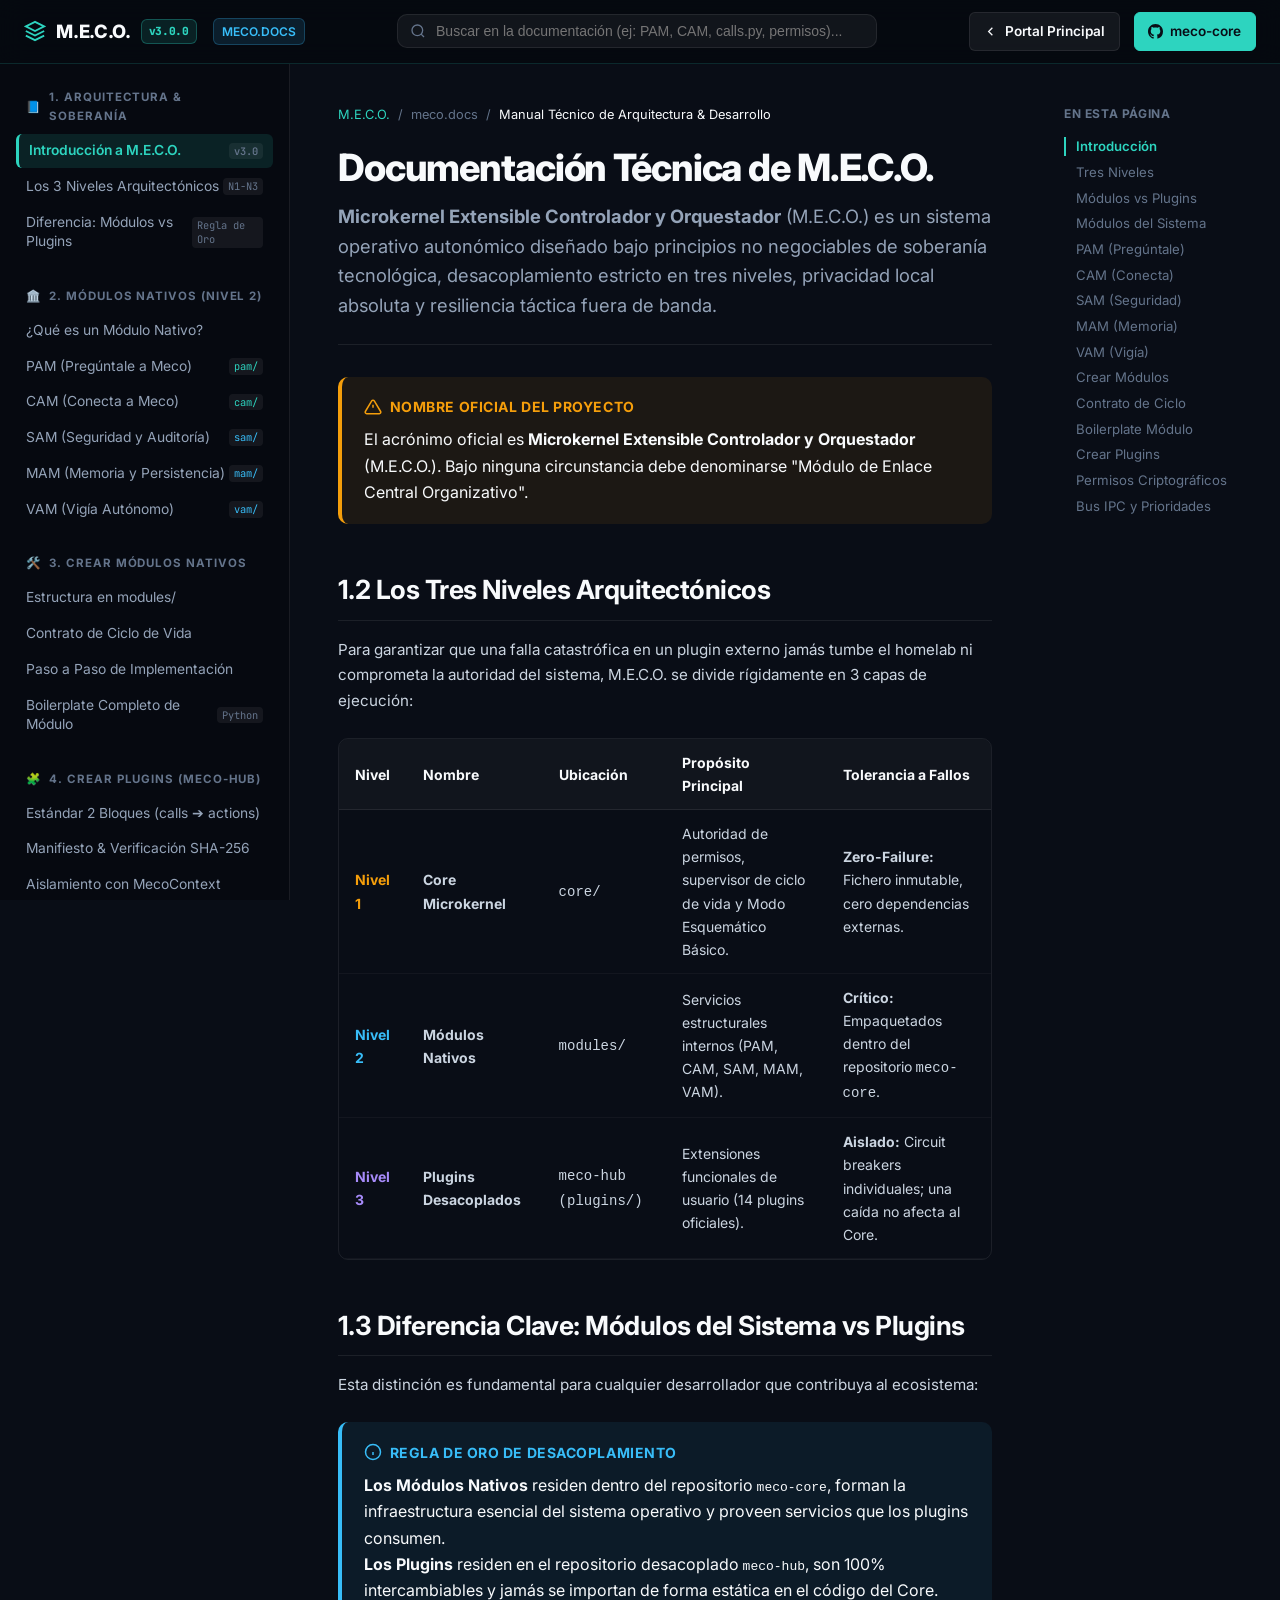
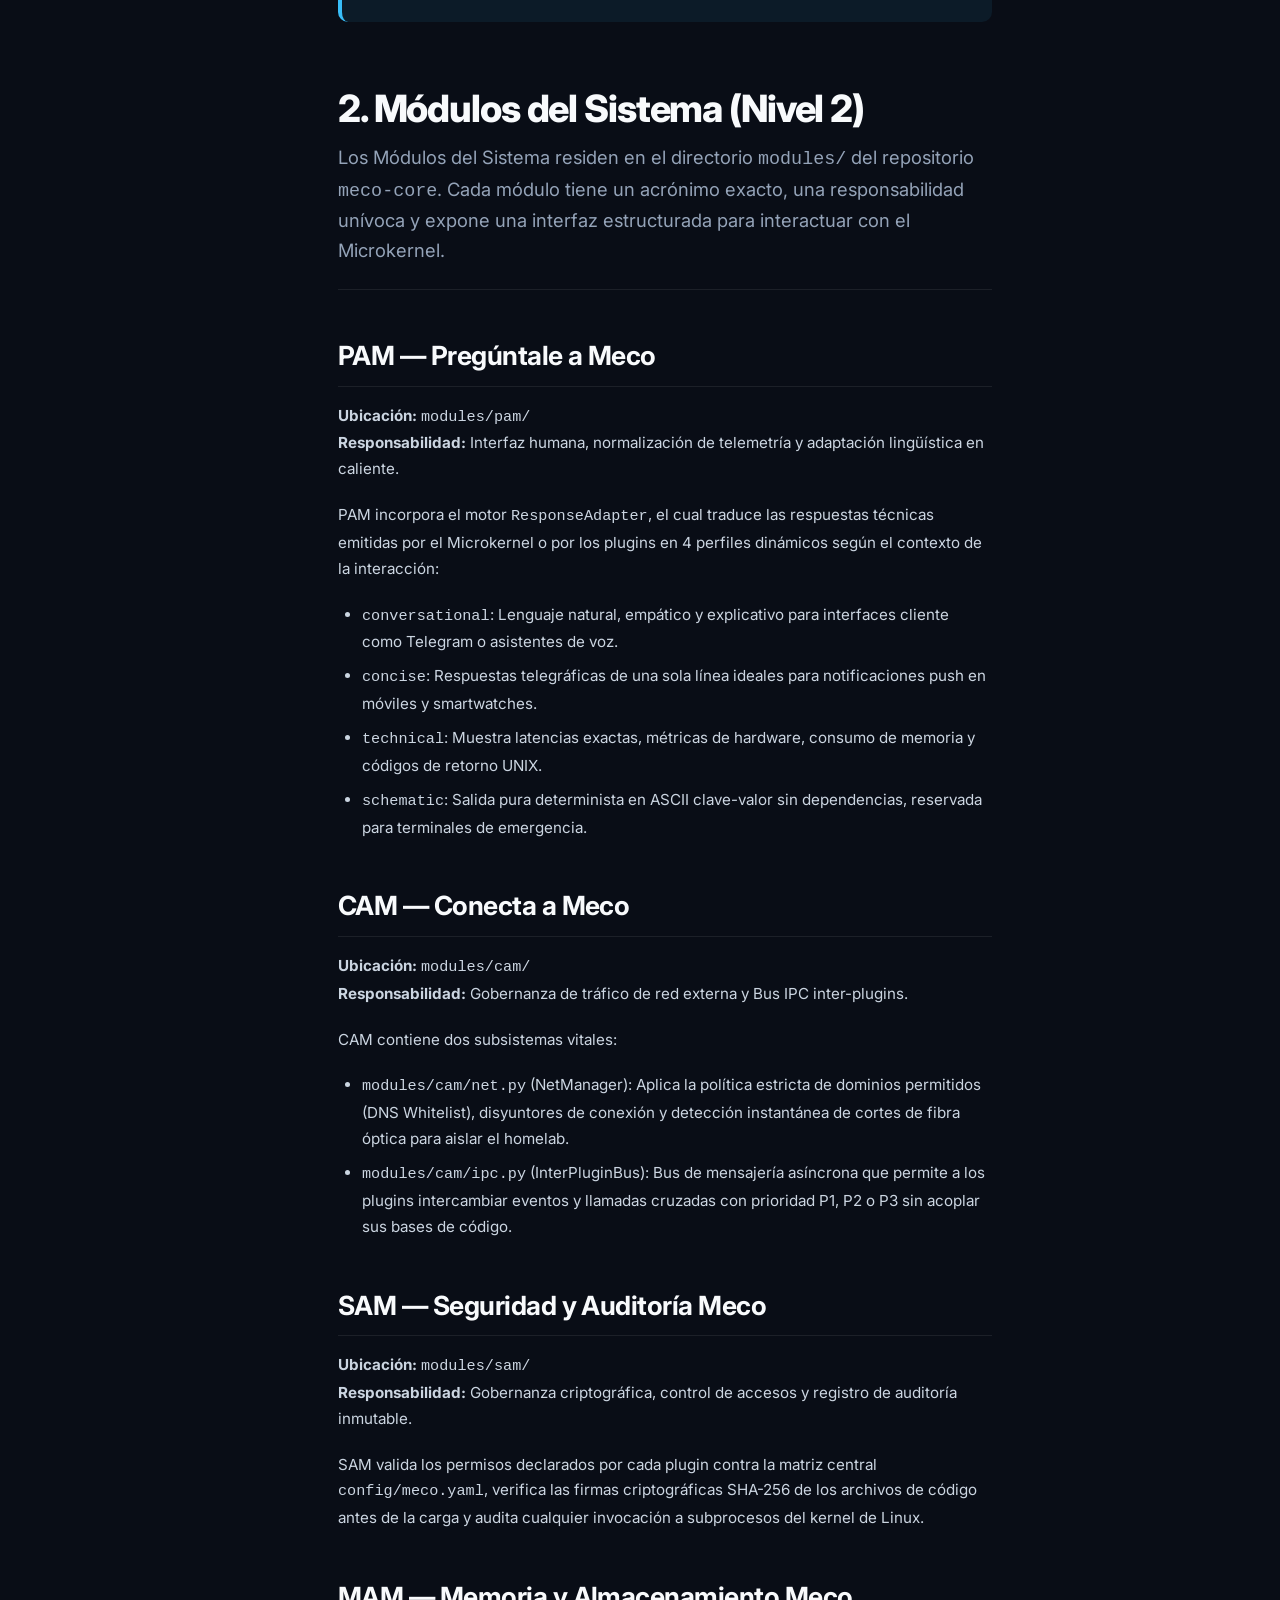
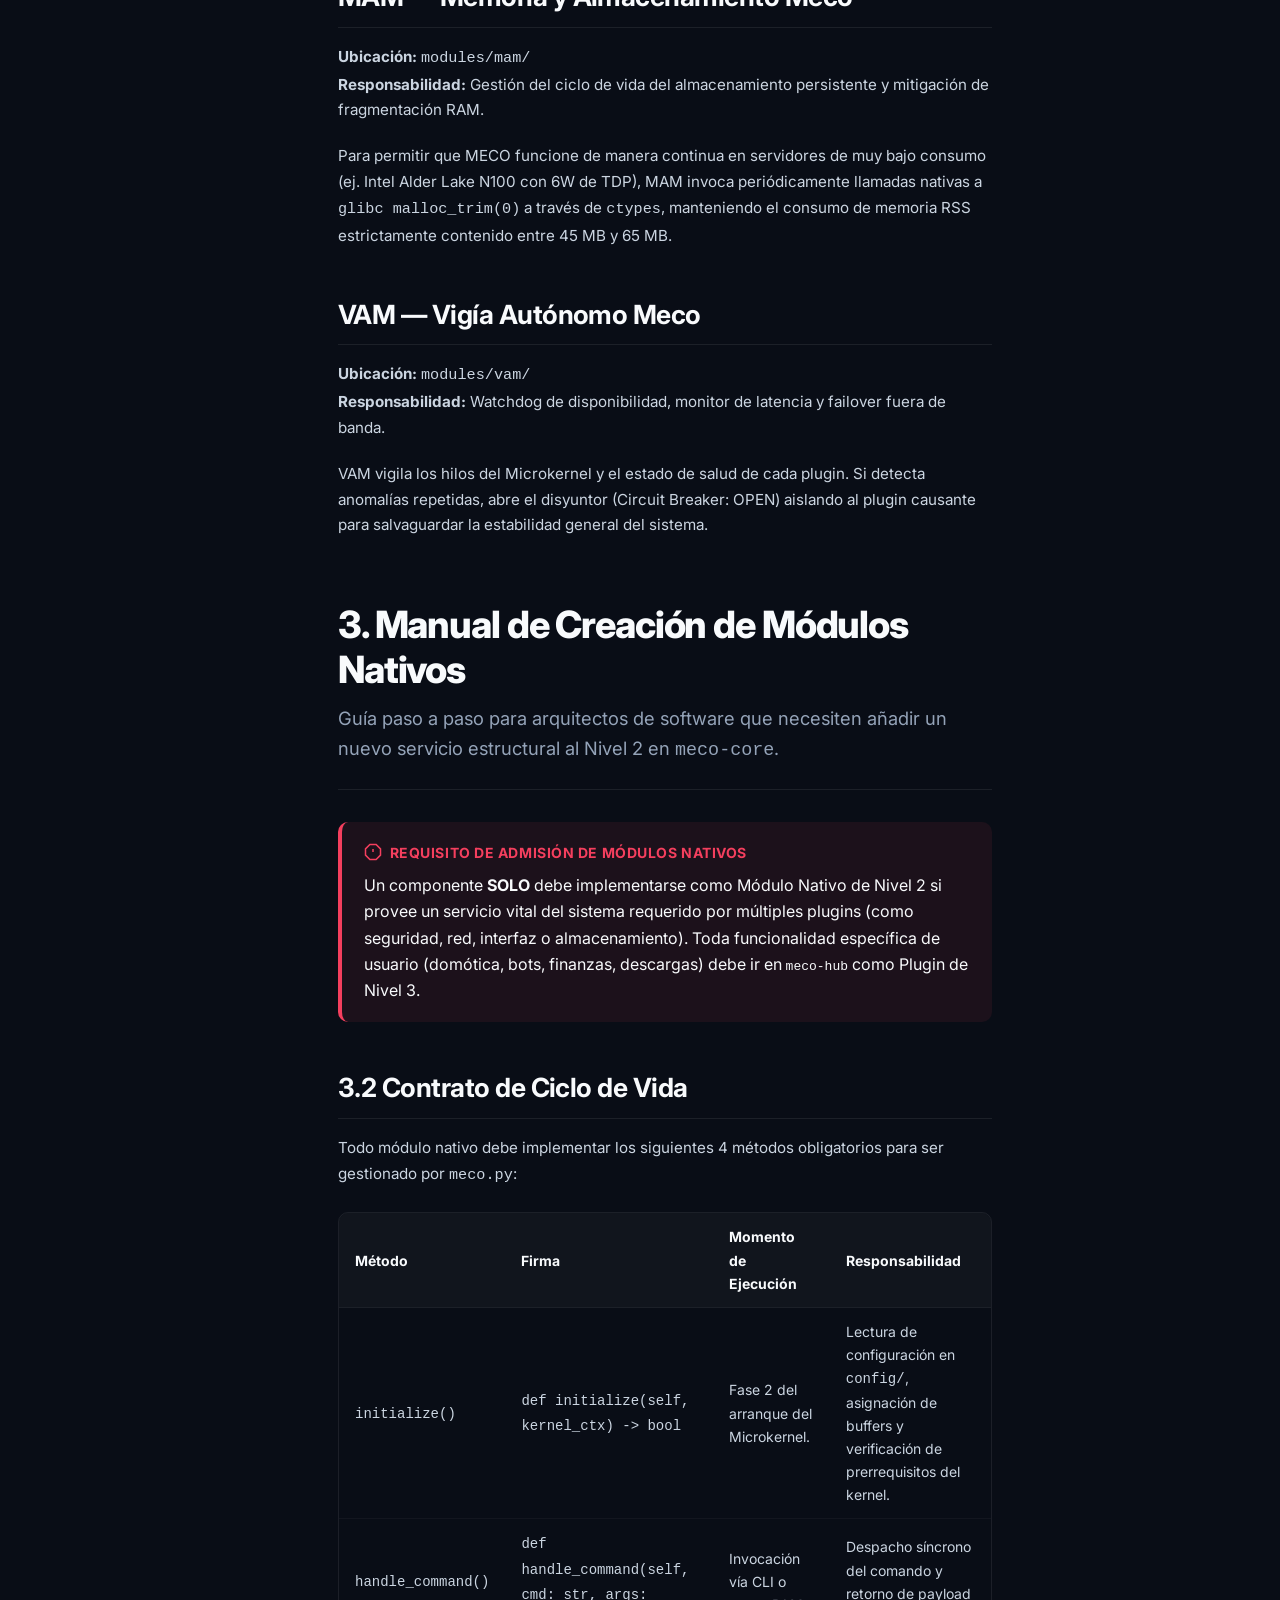
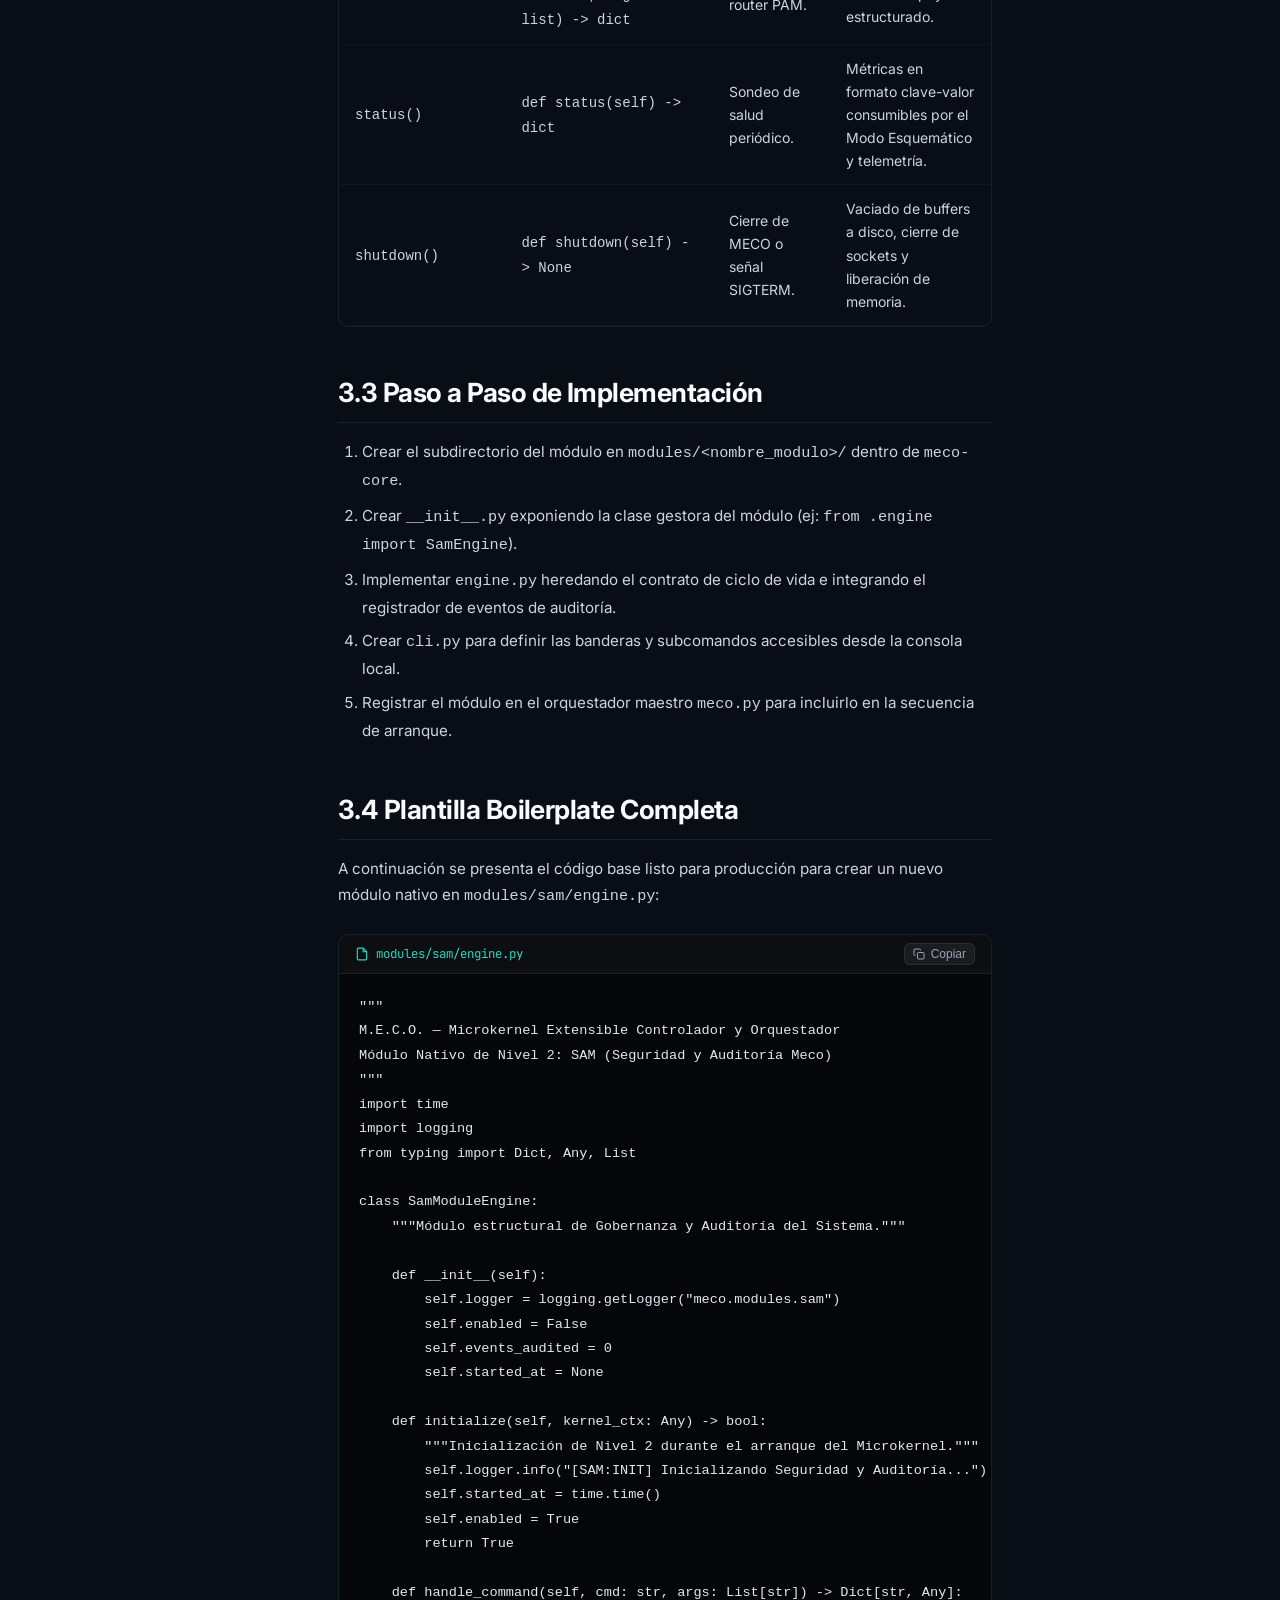
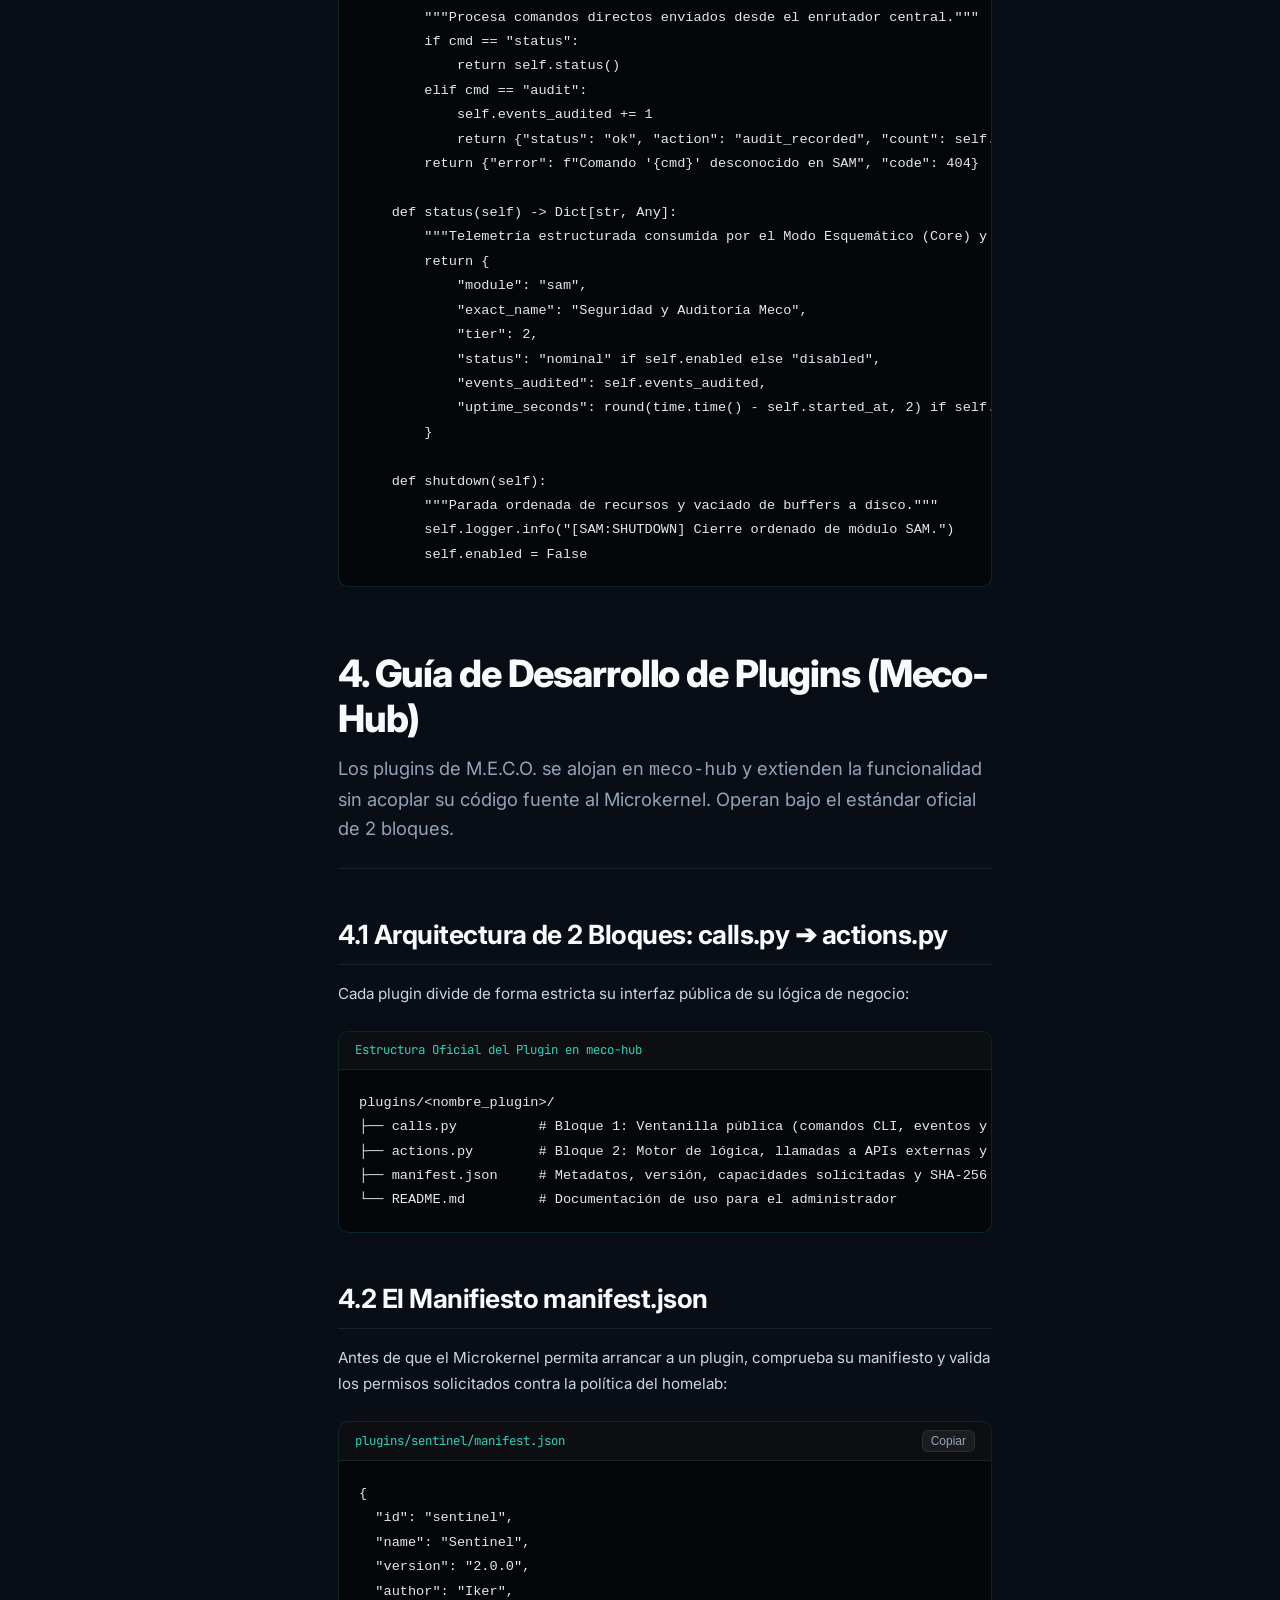
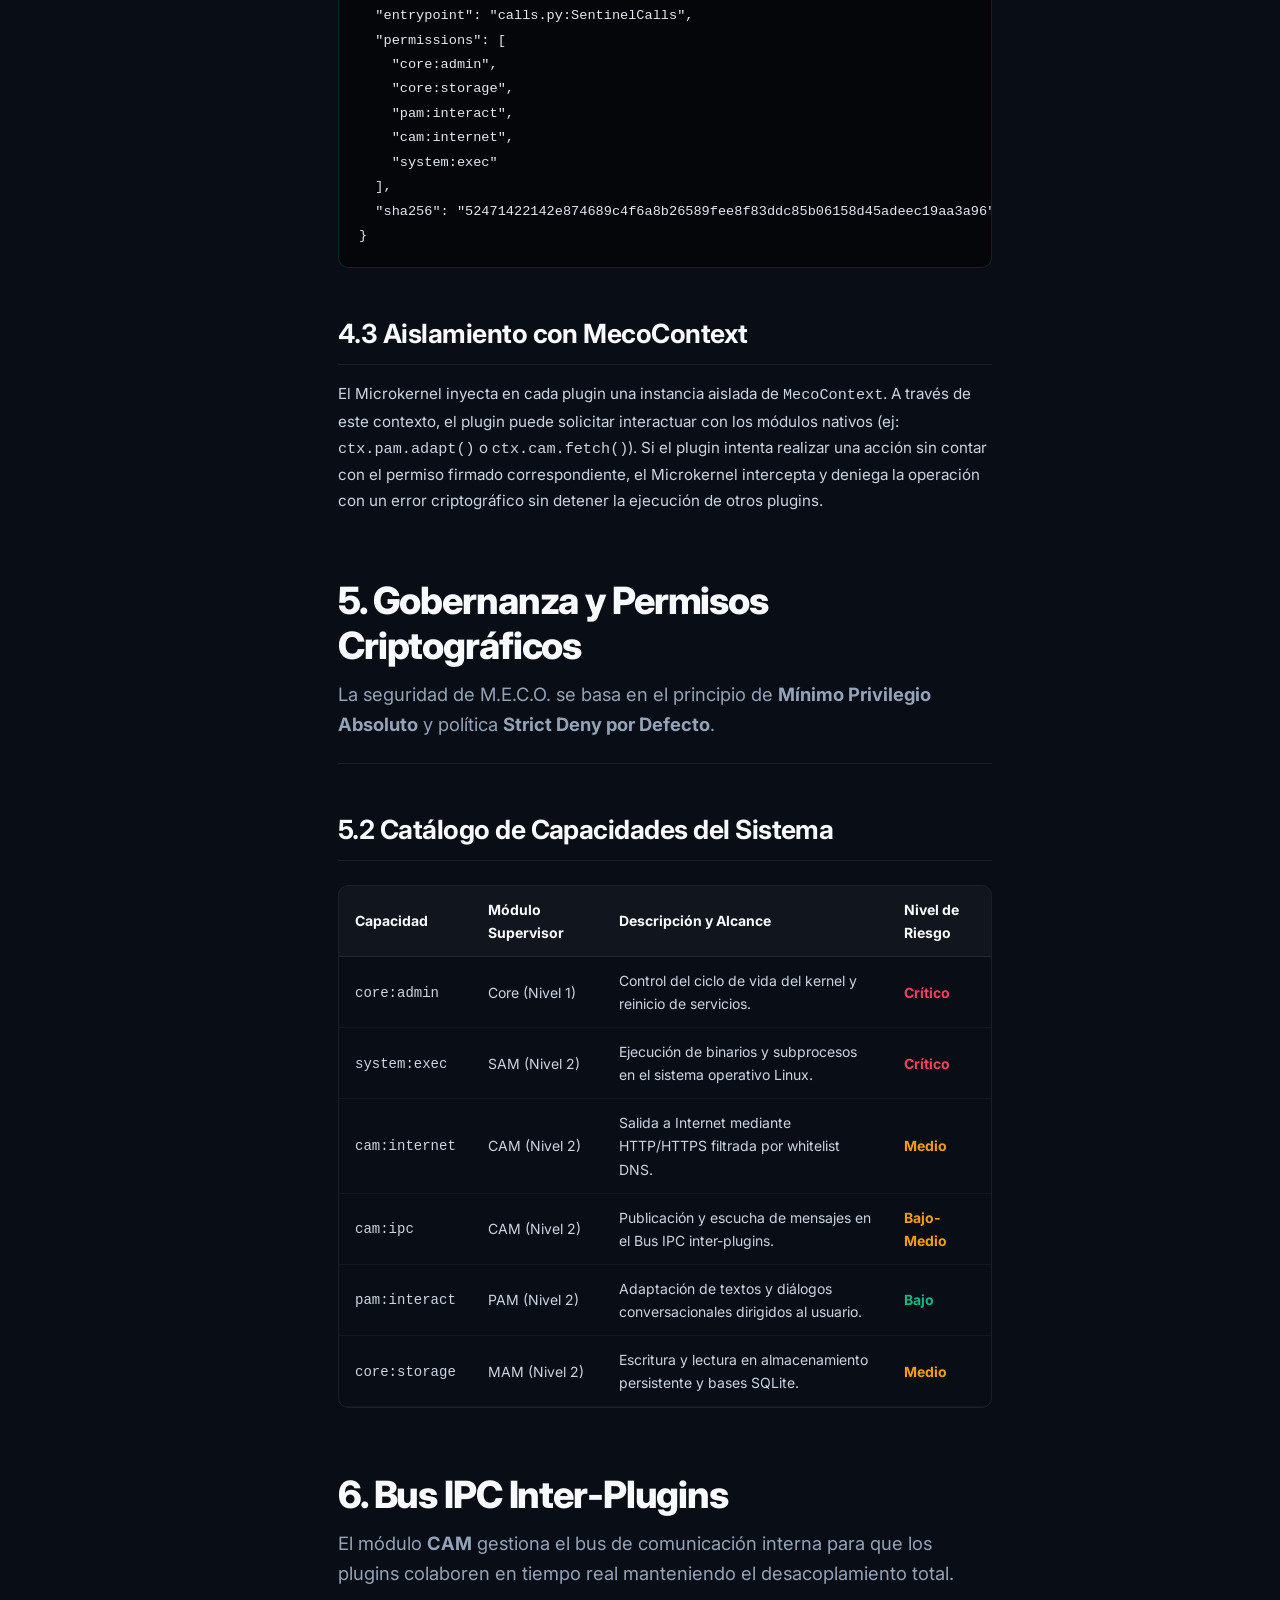
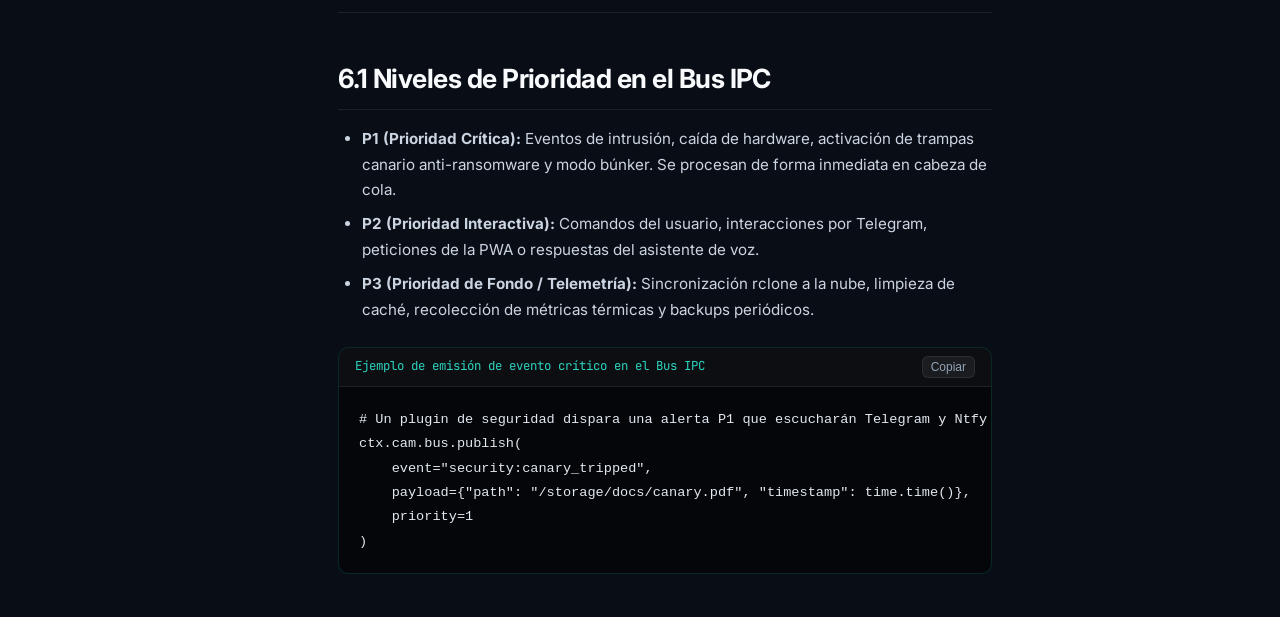
<file: docs.html>
<!DOCTYPE html>
<html lang="es">
<head>
  <meta charset="UTF-8">
  <meta name="viewport" content="width=device-width, initial-scale=1.0">
  <title>meco.docs — Documentación Técnica Oficial de M.E.C.O.</title>
  <meta name="description" content="Manual de arquitectura técnica, creación de módulos nativos de Nivel 2, estándar de plugins de Nivel 3 y gobernanza de M.E.C.O. (Microkernel Extensible Controlador y Orquestador).">
  
  <link rel="preconnect" href="https://fonts.googleapis.com">
  <link rel="preconnect" href="https://fonts.gstatic.com" crossorigin>
  <link href="https://fonts.googleapis.com/css2?family=Inter:wght@400;500;600;700;800&family=JetBrains+Mono:wght@400;500;700&display=swap" rel="stylesheet">
  
  <link rel="stylesheet" href="docs.css">
  <link rel="icon" href="data:image/svg+xml,<svg xmlns='http://www.w3.org/2000/svg' viewBox='0 0 24 24' fill='%232dd4bf'><path d='M12 2L2 7l10 5 10-5-10-5zM2 17l10 5 10-5M2 12l10 5 10-5'/></svg>">
</head>
<body>

  <!-- TOP HEADER / NAVBAR -->
  <header class="docs-header">
    <div class="header-container">
      <div class="brand-group">
        <button class="mobile-menu-btn" id="mobileMenuBtn" aria-label="Abrir Menú">
          <svg width="20" height="20" viewBox="0 0 24 24" fill="none" stroke="currentColor" stroke-width="2">
            <line x1="3" y1="12" x2="21" y2="12"></line>
            <line x1="3" y1="6" x2="21" y2="6"></line>
            <line x1="3" y1="18" x2="21" y2="18"></line>
          </svg>
        </button>

        <a href="index.html" class="brand-link">
          <svg width="22" height="22" viewBox="0 0 24 24" fill="none" stroke="#2dd4bf" stroke-width="2">
            <path d="M12 2L2 7l10 5 10-5-10-5zM2 17l10 5 10-5M2 12l10 5 10-5"/>
          </svg>
          <span>M.E.C.O.</span>
          <span class="brand-badge">v3.0.0</span>
        </a>

        <span class="docs-title-badge">meco.docs</span>
      </div>

      <!-- Quick Search Bar -->
      <div class="header-search">
        <svg class="search-icon" width="16" height="16" viewBox="0 0 24 24" fill="none" stroke="currentColor" stroke-width="2">
          <circle cx="11" cy="11" r="8"></circle>
          <line x1="21" y1="21" x2="16.65" y2="16.65"></line>
        </svg>
        <input type="text" class="search-input" id="docsSearchInput" placeholder="Buscar en la documentación (ej: PAM, CAM, calls.py, permisos)..." autocomplete="off">
      </div>

      <!-- Header Action Links -->
      <nav class="header-nav">
        <a href="index.html" class="nav-btn nav-btn-portal">
          <svg width="15" height="15" viewBox="0 0 24 24" fill="none" stroke="currentColor" stroke-width="2">
            <polyline points="15 18 9 12 15 6"></polyline>
          </svg>
          Portal Principal
        </a>
        <a href="https://github.com/Eduardiker/meco-core" target="_blank" rel="noopener noreferrer" class="nav-btn nav-btn-github">
          <svg width="15" height="15" viewBox="0 0 24 24" fill="currentColor">
            <path d="M12 0C5.37 0 0 5.37 0 12c0 5.31 3.435 9.795 8.205 11.385.6.105.825-.255.825-.57 0-.285-.015-1.23-.015-2.235-3.015.555-3.795-.735-4.035-1.41-.135-.345-.72-1.41-1.23-1.695-.42-.225-1.02-.78-.015-.795.945-.015 1.62.87 1.845 1.23 1.08 1.815 2.805 1.305 3.495.99.105-.78.42-1.305.765-1.605-2.67-.3-5.46-1.335-5.46-5.925 0-1.305.465-2.385 1.23-3.225-.12-.3-.54-1.53.12-3.18 0 0 1.005-.315 3.3 1.23.96-.27 1.98-.405 3-.405s2.04.135 3 .405c2.295-1.56 3.3-1.23 3.3-1.23.66 1.65.24 2.88.12 3.18.765.84 1.23 1.905 1.23 3.225 0 4.605-2.805 5.625-5.475 5.925.435.375.81 1.095.81 2.22 0 1.605-.015 2.895-.015 3.3 0 .315.225.69.825.57A12.02 12.02 0 0024 12c0-6.63-5.37-12-12-12z"/>
          </svg>
          meco-core
        </a>
      </nav>
    </div>
  </header>

  <!-- 3-COLUMN GLPI / DOCUSAURUS LAYOUT -->
  <div class="docs-layout">
    
    <!-- LEFT SIDEBAR: HIERARCHICAL TOPICS TREE -->
    <aside class="docs-sidebar" id="docsSidebar">
      
      <!-- Category 1: Visión General & Arquitectura -->
      <div class="sidebar-category">
        <div class="sidebar-category-title">
          <span>📘</span> 1. Arquitectura & Soberanía
        </div>
        <ul class="sidebar-menu">
          <li class="sidebar-item">
            <a href="#intro" class="sidebar-link active">
              <span>Introducción a M.E.C.O.</span>
              <span class="sidebar-tag">v3.0</span>
            </a>
          </li>
          <li class="sidebar-item">
            <a href="#tres-niveles" class="sidebar-link">
              <span>Los 3 Niveles Arquitectónicos</span>
              <span class="sidebar-tag">N1-N3</span>
            </a>
          </li>
          <li class="sidebar-item">
            <a href="#modulos-vs-plugins" class="sidebar-link">
              <span>Diferencia: Módulos vs Plugins</span>
              <span class="sidebar-tag">Regla de Oro</span>
            </a>
          </li>
        </ul>
      </div>

      <!-- Category 2: Módulos del Sistema (Nivel 2) -->
      <div class="sidebar-category">
        <div class="sidebar-category-title">
          <span>🏛️</span> 2. Módulos Nativos (Nivel 2)
        </div>
        <ul class="sidebar-menu">
          <li class="sidebar-item">
            <a href="#que-es-modulo" class="sidebar-link">
              <span>¿Qué es un Módulo Nativo?</span>
            </a>
          </li>
          <li class="sidebar-item">
            <a href="#modulo-pam" class="sidebar-link">
              <span>PAM (Pregúntale a Meco)</span>
              <span class="sidebar-tag" style="color:#2dd4bf">pam/</span>
            </a>
          </li>
          <li class="sidebar-item">
            <a href="#modulo-cam" class="sidebar-link">
              <span>CAM (Conecta a Meco)</span>
              <span class="sidebar-tag" style="color:#2dd4bf">cam/</span>
            </a>
          </li>
          <li class="sidebar-item">
            <a href="#modulo-sam" class="sidebar-link">
              <span>SAM (Seguridad y Auditoría)</span>
              <span class="sidebar-tag" style="color:#38bdf8">sam/</span>
            </a>
          </li>
          <li class="sidebar-item">
            <a href="#modulo-mam" class="sidebar-link">
              <span>MAM (Memoria y Persistencia)</span>
              <span class="sidebar-tag" style="color:#38bdf8">mam/</span>
            </a>
          </li>
          <li class="sidebar-item">
            <a href="#modulo-vam" class="sidebar-link">
              <span>VAM (Vigía Autónomo)</span>
              <span class="sidebar-tag" style="color:#38bdf8">vam/</span>
            </a>
          </li>
        </ul>
      </div>

      <!-- Category 3: Guía de Desarrollo de Módulos Nativos -->
      <div class="sidebar-category">
        <div class="sidebar-category-title">
          <span>🛠️</span> 3. Crear Módulos Nativos
        </div>
        <ul class="sidebar-menu">
          <li class="sidebar-item">
            <a href="#guia-modulos-estructura" class="sidebar-link">
              <span>Estructura en modules/</span>
            </a>
          </li>
          <li class="sidebar-item">
            <a href="#guia-modulos-contrato" class="sidebar-link">
              <span>Contrato de Ciclo de Vida</span>
            </a>
          </li>
          <li class="sidebar-item">
            <a href="#guia-modulos-pasos" class="sidebar-link">
              <span>Paso a Paso de Implementación</span>
            </a>
          </li>
          <li class="sidebar-item">
            <a href="#guia-modulos-boilerplate" class="sidebar-link">
              <span>Boilerplate Completo de Módulo</span>
              <span class="sidebar-tag">Python</span>
            </a>
          </li>
        </ul>
      </div>

      <!-- Category 4: Desarrollo de Plugins Desacoplados (Nivel 3) -->
      <div class="sidebar-category">
        <div class="sidebar-category-title">
          <span>🧩</span> 4. Crear Plugins (Meco-Hub)
        </div>
        <ul class="sidebar-menu">
          <li class="sidebar-item">
            <a href="#plugins-estandar-2bloques" class="sidebar-link">
              <span>Estándar 2 Bloques (calls ➔ actions)</span>
            </a>
          </li>
          <li class="sidebar-item">
            <a href="#plugins-manifiesto" class="sidebar-link">
              <span>Manifiesto & Verificación SHA-256</span>
            </a>
          </li>
          <li class="sidebar-item">
            <a href="#plugins-contexto" class="sidebar-link">
              <span>Aislamiento con MecoContext</span>
            </a>
          </li>
          <li class="sidebar-item">
            <a href="#plugins-boilerplate" class="sidebar-link">
              <span>Boilerplate Completo de Plugin</span>
            </a>
          </li>
        </ul>
      </div>

      <!-- Category 5: Seguridad y Gobernanza de Permisos -->
      <div class="sidebar-category">
        <div class="sidebar-category-title">
          <span>🛡️</span> 5. Gobernanza y Permisos
        </div>
        <ul class="sidebar-menu">
          <li class="sidebar-item">
            <a href="#permisos-politica" class="sidebar-link">
              <span>Política Strict Deny</span>
            </a>
          </li>
          <li class="sidebar-item">
            <a href="#permisos-catalogo" class="sidebar-link">
              <span>Catálogo de Capacidades</span>
            </a>
          </li>
          <li class="sidebar-item">
            <a href="#permisos-auditoria" class="sidebar-link">
              <span>Auditoría y Modo Búnker</span>
            </a>
          </li>
        </ul>
      </div>

      <!-- Category 6: Bus IPC y Comunicaciones -->
      <div class="sidebar-category">
        <div class="sidebar-category-title">
          <span>⚡</span> 6. Bus IPC Inter-Plugins
        </div>
        <ul class="sidebar-menu">
          <li class="sidebar-item">
            <a href="#ipc-prioridades" class="sidebar-link">
              <span>Prioridades P1, P2 y P3</span>
            </a>
          </li>
          <li class="sidebar-item">
            <a href="#ipc-eventos" class="sidebar-link">
              <span>Eventos y Publicación</span>
            </a>
          </li>
        </ul>
      </div>

    </aside>

    <!-- CENTER CONTENT: TECHNICAL DOCUMENTATION ARTICLES -->
    <main class="docs-content">
      
      <!-- Breadcrumb Trail -->
      <div class="breadcrumb-trail">
        <a href="index.html" class="breadcrumb-link">M.E.C.O.</a>
        <span>/</span>
        <span>meco.docs</span>
        <span>/</span>
        <span style="color: var(--docs-text);">Manual Técnico de Arquitectura & Desarrollo</span>
      </div>

      <!-- SECTION 1: INTRODUCCIÓN -->
      <article id="intro" class="docs-article">
        <h1 class="docs-h1">Documentación Técnica de M.E.C.O.</h1>
        <p class="docs-lead">
          <strong>Microkernel Extensible Controlador y Orquestador</strong> (M.E.C.O.) es un sistema operativo autonómico diseñado bajo principios no negociables de soberanía tecnológica, desacoplamiento estricto en tres niveles, privacidad local absoluta y resiliencia táctica fuera de banda.
        </p>

        <div class="admonition admonition-important">
          <div class="admonition-title">
            <svg width="18" height="18" viewBox="0 0 24 24" fill="none" stroke="currentColor" stroke-width="2">
              <path d="M10.29 3.86L1.82 18a2 2 0 0 0 1.71 3h16.94a2 2 0 0 0 1.71-3L13.71 3.86a2 2 0 0 0-3.42 0z"></path>
              <line x1="12" y1="9" x2="12" y2="13"></line>
              <line x1="12" y1="17" x2="12.01" y2="17"></line>
            </svg>
            Nombre Oficial del Proyecto
          </div>
          <p>
            El acrónimo oficial es <strong>Microkernel Extensible Controlador y Orquestador</strong> (M.E.C.O.). Bajo ninguna circunstancia debe denominarse "Módulo de Enlace Central Organizativo".
          </p>
        </div>

        <h2 id="tres-niveles" class="docs-h2">1.2 Los Tres Niveles Arquitectónicos</h2>
        <p class="docs-p">
          Para garantizar que una falla catastrófica en un plugin externo jamás tumbe el homelab ni comprometa la autoridad del sistema, M.E.C.O. se divide rígidamente en 3 capas de ejecución:
        </p>

        <div class="docs-table-wrap">
          <table class="docs-table">
            <thead>
              <tr>
                <th>Nivel</th>
                <th>Nombre</th>
                <th>Ubicación</th>
                <th>Propósito Principal</th>
                <th>Tolerancia a Fallos</th>
              </tr>
            </thead>
            <tbody>
              <tr>
                <td><strong style="color: var(--docs-core);">Nivel 1</strong></td>
                <td><strong>Core Microkernel</strong></td>
                <td><code>core/</code></td>
                <td>Autoridad de permisos, supervisor de ciclo de vida y Modo Esquemático Básico.</td>
                <td><strong>Zero-Failure:</strong> Fichero inmutable, cero dependencias externas.</td>
              </tr>
              <tr>
                <td><strong style="color: var(--docs-modules);">Nivel 2</strong></td>
                <td><strong>Módulos Nativos</strong></td>
                <td><code>modules/</code></td>
                <td>Servicios estructurales internos (PAM, CAM, SAM, MAM, VAM).</td>
                <td><strong>Crítico:</strong> Empaquetados dentro del repositorio <code>meco-core</code>.</td>
              </tr>
              <tr>
                <td><strong style="color: var(--docs-plugins);">Nivel 3</strong></td>
                <td><strong>Plugins Desacoplados</strong></td>
                <td><code>meco-hub (plugins/)</code></td>
                <td>Extensiones funcionales de usuario (14 plugins oficiales).</td>
                <td><strong>Aislado:</strong> Circuit breakers individuales; una caída no afecta al Core.</td>
              </tr>
            </tbody>
          </table>
        </div>

        <h2 id="modulos-vs-plugins" class="docs-h2">1.3 Diferencia Clave: Módulos del Sistema vs Plugins</h2>
        <p class="docs-p">
          Esta distinción es fundamental para cualquier desarrollador que contribuya al ecosistema:
        </p>

        <div class="admonition admonition-note">
          <div class="admonition-title">
            <svg width="18" height="18" viewBox="0 0 24 24" fill="none" stroke="currentColor" stroke-width="2">
              <circle cx="12" cy="12" r="10"></circle>
              <line x1="12" y1="16" x2="12" y2="12"></line>
              <line x1="12" y1="8" x2="12.01" y2="8"></line>
            </svg>
            Regla de Oro de Desacoplamiento
          </div>
          <p>
            <strong>Los Módulos Nativos</strong> residen dentro del repositorio <code>meco-core</code>, forman la infraestructura esencial del sistema operativo y proveen servicios que los plugins consumen.<br>
            <strong>Los Plugins</strong> residen en el repositorio desacoplado <code>meco-hub</code>, son 100% intercambiables y jamás se importan de forma estática en el código del Core.
          </p>
        </div>
      </article>

      <!-- SECTION 2: MÓDULOS DEL SISTEMA (NIVEL 2) -->
      <article id="que-es-modulo" class="docs-article">
        <h1 class="docs-h1">2. Módulos del Sistema (Nivel 2)</h1>
        <p class="docs-lead">
          Los Módulos del Sistema residen en el directorio <code>modules/</code> del repositorio <code>meco-core</code>. Cada módulo tiene un acrónimo exacto, una responsabilidad unívoca y expone una interfaz estructurada para interactuar con el Microkernel.
        </p>

        <!-- PAM -->
        <h2 id="modulo-pam" class="docs-h2">
          <span>PAM — Pregúntale a Meco</span>
        </h2>
        <p class="docs-p">
          <strong>Ubicación:</strong> <code>modules/pam/</code><br>
          <strong>Responsabilidad:</strong> Interfaz humana, normalización de telemetría y adaptación lingüística en caliente.
        </p>
        <p class="docs-p">
          PAM incorpora el motor <code>ResponseAdapter</code>, el cual traduce las respuestas técnicas emitidas por el Microkernel o por los plugins en 4 perfiles dinámicos según el contexto de la interacción:
        </p>
        <ul class="docs-ul">
          <li class="docs-li"><code>conversational</code>: Lenguaje natural, empático y explicativo para interfaces cliente como Telegram o asistentes de voz.</li>
          <li class="docs-li"><code>concise</code>: Respuestas telegráficas de una sola línea ideales para notificaciones push en móviles y smartwatches.</li>
          <li class="docs-li"><code>technical</code>: Muestra latencias exactas, métricas de hardware, consumo de memoria y códigos de retorno UNIX.</li>
          <li class="docs-li"><code>schematic</code>: Salida pura determinista en ASCII clave-valor sin dependencias, reservada para terminales de emergencia.</li>
        </ul>

        <!-- CAM -->
        <h2 id="modulo-cam" class="docs-h2">
          <span>CAM — Conecta a Meco</span>
        </h2>
        <p class="docs-p">
          <strong>Ubicación:</strong> <code>modules/cam/</code><br>
          <strong>Responsabilidad:</strong> Gobernanza de tráfico de red externa y Bus IPC inter-plugins.
        </p>
        <p class="docs-p">
          CAM contiene dos subsistemas vitales:
        </p>
        <ul class="docs-ul">
          <li class="docs-li"><code>modules/cam/net.py</code> (NetManager): Aplica la política estricta de dominios permitidos (DNS Whitelist), disyuntores de conexión y detección instantánea de cortes de fibra óptica para aislar el homelab.</li>
          <li class="docs-li"><code>modules/cam/ipc.py</code> (InterPluginBus): Bus de mensajería asíncrona que permite a los plugins intercambiar eventos y llamadas cruzadas con prioridad P1, P2 o P3 sin acoplar sus bases de código.</li>
        </ul>

        <!-- SAM -->
        <h2 id="modulo-sam" class="docs-h2">
          <span>SAM — Seguridad y Auditoría Meco</span>
        </h2>
        <p class="docs-p">
          <strong>Ubicación:</strong> <code>modules/sam/</code><br>
          <strong>Responsabilidad:</strong> Gobernanza criptográfica, control de accesos y registro de auditoría inmutable.
        </p>
        <p class="docs-p">
          SAM valida los permisos declarados por cada plugin contra la matriz central <code>config/meco.yaml</code>, verifica las firmas criptográficas SHA-256 de los archivos de código antes de la carga y audita cualquier invocación a subprocesos del kernel de Linux.
        </p>

        <!-- MAM -->
        <h2 id="modulo-mam" class="docs-h2">
          <span>MAM — Memoria y Almacenamiento Meco</span>
        </h2>
        <p class="docs-p">
          <strong>Ubicación:</strong> <code>modules/mam/</code><br>
          <strong>Responsabilidad:</strong> Gestión del ciclo de vida del almacenamiento persistente y mitigación de fragmentación RAM.
        </p>
        <p class="docs-p">
          Para permitir que MECO funcione de manera continua en servidores de muy bajo consumo (ej. Intel Alder Lake N100 con 6W de TDP), MAM invoca periódicamente llamadas nativas a <code>glibc malloc_trim(0)</code> a través de <code>ctypes</code>, manteniendo el consumo de memoria RSS estrictamente contenido entre 45 MB y 65 MB.
        </p>

        <!-- VAM -->
        <h2 id="modulo-vam" class="docs-h2">
          <span>VAM — Vigía Autónomo Meco</span>
        </h2>
        <p class="docs-p">
          <strong>Ubicación:</strong> <code>modules/vam/</code><br>
          <strong>Responsabilidad:</strong> Watchdog de disponibilidad, monitor de latencia y failover fuera de banda.
        </p>
        <p class="docs-p">
          VAM vigila los hilos del Microkernel y el estado de salud de cada plugin. Si detecta anomalías repetidas, abre el disyuntor (Circuit Breaker: OPEN) aislando al plugin causante para salvaguardar la estabilidad general del sistema.
        </p>
      </article>

      <!-- SECTION 3: GUÍA DE DESARROLLO DE MÓDULOS NATIVOS -->
      <article id="guia-modulos-estructura" class="docs-article">
        <h1 class="docs-h1">3. Manual de Creación de Módulos Nativos</h1>
        <p class="docs-lead">
          Guía paso a paso para arquitectos de software que necesiten añadir un nuevo servicio estructural al Nivel 2 en <code>meco-core</code>.
        </p>

        <div class="admonition admonition-warning">
          <div class="admonition-title">
            <svg width="18" height="18" viewBox="0 0 24 24" fill="none" stroke="currentColor" stroke-width="2">
              <polygon points="7.86 2 16.14 2 22 7.86 22 16.14 16.14 22 7.86 22 2 16.14 2 7.86 7.86 2"></polygon>
              <line x1="12" y1="8" x2="12" y2="12"></line>
              <line x1="12" y1="16" x2="12.01" y2="16"></line>
            </svg>
            Requisito de Admisión de Módulos Nativos
          </div>
          <p>
            Un componente <strong>SOLO</strong> debe implementarse como Módulo Nativo de Nivel 2 si provee un servicio vital del sistema requerido por múltiples plugins (como seguridad, red, interfaz o almacenamiento). Toda funcionalidad específica de usuario (domótica, bots, finanzas, descargas) debe ir en <code>meco-hub</code> como Plugin de Nivel 3.
          </p>
        </div>

        <h2 id="guia-modulos-contrato" class="docs-h2">3.2 Contrato de Ciclo de Vida</h2>
        <p class="docs-p">
          Todo módulo nativo debe implementar los siguientes 4 métodos obligatorios para ser gestionado por <code>meco.py</code>:
        </p>

        <div class="docs-table-wrap">
          <table class="docs-table">
            <thead>
              <tr>
                <th>Método</th>
                <th>Firma</th>
                <th>Momento de Ejecución</th>
                <th>Responsabilidad</th>
              </tr>
            </thead>
            <tbody>
              <tr>
                <td><code>initialize()</code></td>
                <td><code>def initialize(self, kernel_ctx) -&gt; bool</code></td>
                <td>Fase 2 del arranque del Microkernel.</td>
                <td>Lectura de configuración en <code>config/</code>, asignación de buffers y verificación de prerrequisitos del kernel.</td>
              </tr>
              <tr>
                <td><code>handle_command()</code></td>
                <td><code>def handle_command(self, cmd: str, args: list) -&gt; dict</code></td>
                <td>Invocación vía CLI o router PAM.</td>
                <td>Despacho síncrono del comando y retorno de payload estructurado.</td>
              </tr>
              <tr>
                <td><code>status()</code></td>
                <td><code>def status(self) -&gt; dict</code></td>
                <td>Sondeo de salud periódico.</td>
                <td>Métricas en formato clave-valor consumibles por el Modo Esquemático y telemetría.</td>
              </tr>
              <tr>
                <td><code>shutdown()</code></td>
                <td><code>def shutdown(self) -&gt; None</code></td>
                <td>Cierre de MECO o señal SIGTERM.</td>
                <td>Vaciado de buffers a disco, cierre de sockets y liberación de memoria.</td>
              </tr>
            </tbody>
          </table>
        </div>

        <h2 id="guia-modulos-pasos" class="docs-h2">3.3 Paso a Paso de Implementación</h2>
        <ol class="docs-ol">
          <li class="docs-li">Crear el subdirectorio del módulo en <code>modules/&lt;nombre_modulo&gt;/</code> dentro de <code>meco-core</code>.</li>
          <li class="docs-li">Crear <code>__init__.py</code> exponiendo la clase gestora del módulo (ej: <code>from .engine import SamEngine</code>).</li>
          <li class="docs-li">Implementar <code>engine.py</code> heredando el contrato de ciclo de vida e integrando el registrador de eventos de auditoría.</li>
          <li class="docs-li">Crear <code>cli.py</code> para definir las banderas y subcomandos accesibles desde la consola local.</li>
          <li class="docs-li">Registrar el módulo en el orquestador maestro <code>meco.py</code> para incluirlo en la secuencia de arranque.</li>
        </ol>

        <h2 id="guia-modulos-boilerplate" class="docs-h2">3.4 Plantilla Boilerplate Completa</h2>
        <p class="docs-p">
          A continuación se presenta el código base listo para producción para crear un nuevo módulo nativo en <code>modules/sam/engine.py</code>:
        </p>

        <div class="code-container">
          <div class="code-header">
            <span class="code-filename">
              <svg width="14" height="14" viewBox="0 0 24 24" fill="none" stroke="currentColor" stroke-width="2">
                <path d="M14 2H6a2 2 0 0 0-2 2v16a2 2 0 0 0 2 2h12a2 2 0 0 0 2-2V8z"></path>
                <polyline points="14 2 14 8 20 8"></polyline>
              </svg>
              modules/sam/engine.py
            </span>
            <button class="copy-button">
              <svg width="12" height="12" viewBox="0 0 24 24" fill="none" stroke="currentColor" stroke-width="2">
                <rect x="9" y="9" width="13" height="13" rx="2" ry="2"></rect>
                <path d="M5 15H4a2 2 0 0 1-2-2V4a2 2 0 0 1 2-2h9a2 2 0 0 1 2 2v1"></path>
              </svg>
              Copiar
            </button>
          </div>
          <pre class="code-content"><code>"""
M.E.C.O. — Microkernel Extensible Controlador y Orquestador
Módulo Nativo de Nivel 2: SAM (Seguridad y Auditoría Meco)
"""
import time
import logging
from typing import Dict, Any, List

class SamModuleEngine:
    """Módulo estructural de Gobernanza y Auditoría del Sistema."""

    def __init__(self):
        self.logger = logging.getLogger("meco.modules.sam")
        self.enabled = False
        self.events_audited = 0
        self.started_at = None

    def initialize(self, kernel_ctx: Any) -> bool:
        """Inicialización de Nivel 2 durante el arranque del Microkernel."""
        self.logger.info("[SAM:INIT] Inicializando Seguridad y Auditoría...")
        self.started_at = time.time()
        self.enabled = True
        return True

    def handle_command(self, cmd: str, args: List[str]) -> Dict[str, Any]:
        """Procesa comandos directos enviados desde el enrutador central."""
        if cmd == "status":
            return self.status()
        elif cmd == "audit":
            self.events_audited += 1
            return {"status": "ok", "action": "audit_recorded", "count": self.events_audited}
        return {"error": f"Comando '{cmd}' desconocido en SAM", "code": 404}

    def status(self) -> Dict[str, Any]:
        """Telemetría estructurada consumida por el Modo Esquemático (Core) y PAM."""
        return {
            "module": "sam",
            "exact_name": "Seguridad y Auditoría Meco",
            "tier": 2,
            "status": "nominal" if self.enabled else "disabled",
            "events_audited": self.events_audited,
            "uptime_seconds": round(time.time() - self.started_at, 2) if self.started_at else 0
        }

    def shutdown(self):
        """Parada ordenada de recursos y vaciado de buffers a disco."""
        self.logger.info("[SAM:SHUTDOWN] Cierre ordenado de módulo SAM.")
        self.enabled = False</code></pre>
        </div>
      </article>

      <!-- SECTION 4: DESARROLLO DE PLUGINS DESACOPLADOS -->
      <article id="plugins-estandar-2bloques" class="docs-article">
        <h1 class="docs-h1">4. Guía de Desarrollo de Plugins (Meco-Hub)</h1>
        <p class="docs-lead">
          Los plugins de M.E.C.O. se alojan en <code>meco-hub</code> y extienden la funcionalidad sin acoplar su código fuente al Microkernel. Operan bajo el estándar oficial de 2 bloques.
        </p>

        <h2 class="docs-h2">4.1 Arquitectura de 2 Bloques: calls.py ➔ actions.py</h2>
        <p class="docs-p">
          Cada plugin divide de forma estricta su interfaz pública de su lógica de negocio:
        </p>

        <div class="code-container">
          <div class="code-header">
            <span class="code-filename">Estructura Oficial del Plugin en meco-hub</span>
          </div>
          <pre class="code-content"><code>plugins/&lt;nombre_plugin&gt;/
├── calls.py          # Bloque 1: Ventanilla pública (comandos CLI, eventos y endpoints)
├── actions.py        # Bloque 2: Motor de lógica, llamadas a APIs externas y cálculos
├── manifest.json     # Metadatos, versión, capacidades solicitadas y SHA-256
└── README.md         # Documentación de uso para el administrador</code></pre>
        </div>

        <h2 id="plugins-manifiesto" class="docs-h2">4.2 El Manifiesto manifest.json</h2>
        <p class="docs-p">
          Antes de que el Microkernel permita arrancar a un plugin, comprueba su manifiesto y valida los permisos solicitados contra la política del homelab:
        </p>

        <div class="code-container">
          <div class="code-header">
            <span class="code-filename">plugins/sentinel/manifest.json</span>
            <button class="copy-button">Copiar</button>
          </div>
          <pre class="code-content"><code>{
  "id": "sentinel",
  "name": "Sentinel",
  "version": "2.0.0",
  "author": "Iker",
  "entrypoint": "calls.py:SentinelCalls",
  "permissions": [
    "core:admin",
    "core:storage",
    "pam:interact",
    "cam:internet",
    "system:exec"
  ],
  "sha256": "52471422142e874689c4f6a8b26589fee8f83ddc85b06158d45adeec19aa3a96"
}</code></pre>
        </div>

        <h2 id="plugins-contexto" class="docs-h2">4.3 Aislamiento con MecoContext</h2>
        <p class="docs-p">
          El Microkernel inyecta en cada plugin una instancia aislada de <code>MecoContext</code>. A través de este contexto, el plugin puede solicitar interactuar con los módulos nativos (ej: <code>ctx.pam.adapt()</code> o <code>ctx.cam.fetch()</code>). Si el plugin intenta realizar una acción sin contar con el permiso firmado correspondiente, el Microkernel intercepta y deniega la operación con un error criptográfico sin detener la ejecución de otros plugins.
        </p>
      </article>

      <!-- SECTION 5: GOBERNANZA Y PERMISOS CRIPTOGRÁFICOS -->
      <article id="permisos-politica" class="docs-article">
        <h1 class="docs-h1">5. Gobernanza y Permisos Criptográficos</h1>
        <p class="docs-lead">
          La seguridad de M.E.C.O. se basa en el principio de <strong>Mínimo Privilegio Absoluto</strong> y política <strong>Strict Deny por Defecto</strong>.
        </p>

        <h2 id="permisos-catalogo" class="docs-h2">5.2 Catálogo de Capacidades del Sistema</h2>
        <div class="docs-table-wrap">
          <table class="docs-table">
            <thead>
              <tr>
                <th>Capacidad</th>
                <th>Módulo Supervisor</th>
                <th>Descripción y Alcance</th>
                <th>Nivel de Riesgo</th>
              </tr>
            </thead>
            <tbody>
              <tr>
                <td><code>core:admin</code></td>
                <td>Core (Nivel 1)</td>
                <td>Control del ciclo de vida del kernel y reinicio de servicios.</td>
                <td><span style="color:var(--docs-rose); font-weight:700">Crítico</span></td>
              </tr>
              <tr>
                <td><code>system:exec</code></td>
                <td>SAM (Nivel 2)</td>
                <td>Ejecución de binarios y subprocesos en el sistema operativo Linux.</td>
                <td><span style="color:var(--docs-rose); font-weight:700">Crítico</span></td>
              </tr>
              <tr>
                <td><code>cam:internet</code></td>
                <td>CAM (Nivel 2)</td>
                <td>Salida a Internet mediante HTTP/HTTPS filtrada por whitelist DNS.</td>
                <td><span style="color:var(--docs-core); font-weight:700">Medio</span></td>
              </tr>
              <tr>
                <td><code>cam:ipc</code></td>
                <td>CAM (Nivel 2)</td>
                <td>Publicación y escucha de mensajes en el Bus IPC inter-plugins.</td>
                <td><span style="color:var(--docs-core); font-weight:700">Bajo-Medio</span></td>
              </tr>
              <tr>
                <td><code>pam:interact</code></td>
                <td>PAM (Nivel 2)</td>
                <td>Adaptación de textos y diálogos conversacionales dirigidos al usuario.</td>
                <td><span style="color:var(--docs-emerald); font-weight:700">Bajo</span></td>
              </tr>
              <tr>
                <td><code>core:storage</code></td>
                <td>MAM (Nivel 2)</td>
                <td>Escritura y lectura en almacenamiento persistente y bases SQLite.</td>
                <td><span style="color:var(--docs-core); font-weight:700">Medio</span></td>
              </tr>
            </tbody>
          </table>
        </div>
      </article>

      <!-- SECTION 6: BUS IPC Y COMUNICACIONES -->
      <article id="ipc-prioridades" class="docs-article">
        <h1 class="docs-h1">6. Bus IPC Inter-Plugins</h1>
        <p class="docs-lead">
          El módulo <strong>CAM</strong> gestiona el bus de comunicación interna para que los plugins colaboren en tiempo real manteniendo el desacoplamiento total.
        </p>

        <h2 class="docs-h2">6.1 Niveles de Prioridad en el Bus IPC</h2>
        <ul class="docs-ul">
          <li class="docs-li"><strong>P1 (Prioridad Crítica):</strong> Eventos de intrusión, caída de hardware, activación de trampas canario anti-ransomware y modo búnker. Se procesan de forma inmediata en cabeza de cola.</li>
          <li class="docs-li"><strong>P2 (Prioridad Interactiva):</strong> Comandos del usuario, interacciones por Telegram, peticiones de la PWA o respuestas del asistente de voz.</li>
          <li class="docs-li"><strong>P3 (Prioridad de Fondo / Telemetría):</strong> Sincronización rclone a la nube, limpieza de caché, recolección de métricas térmicas y backups periódicos.</li>
        </ul>

        <div class="code-container">
          <div class="code-header">
            <span class="code-filename">Ejemplo de emisión de evento crítico en el Bus IPC</span>
            <button class="copy-button">Copiar</button>
          </div>
          <pre class="code-content"><code># Un plugin de seguridad dispara una alerta P1 que escucharán Telegram y Ntfy
ctx.cam.bus.publish(
    event="security:canary_tripped",
    payload={"path": "/storage/docs/canary.pdf", "timestamp": time.time()},
    priority=1
)</code></pre>
        </div>
      </article>

    </main>

    <!-- RIGHT SIDEBAR: ON THIS PAGE (TOC) -->
    <aside class="docs-toc">
      <div class="toc-title">En esta página</div>
      <ul class="toc-menu">
        <li class="toc-item"><a href="#intro" class="toc-link active">Introducción</a></li>
        <li class="toc-item"><a href="#tres-niveles" class="toc-link">Tres Niveles</a></li>
        <li class="toc-item"><a href="#modulos-vs-plugins" class="toc-link">Módulos vs Plugins</a></li>
        <li class="toc-item"><a href="#que-es-modulo" class="toc-link">Módulos del Sistema</a></li>
        <li class="toc-item"><a href="#modulo-pam" class="toc-link">PAM (Pregúntale)</a></li>
        <li class="toc-item"><a href="#modulo-cam" class="toc-link">CAM (Conecta)</a></li>
        <li class="toc-item"><a href="#modulo-sam" class="toc-link">SAM (Seguridad)</a></li>
        <li class="toc-item"><a href="#modulo-mam" class="toc-link">MAM (Memoria)</a></li>
        <li class="toc-item"><a href="#modulo-vam" class="toc-link">VAM (Vigía)</a></li>
        <li class="toc-item"><a href="#guia-modulos-estructura" class="toc-link">Crear Módulos</a></li>
        <li class="toc-item"><a href="#guia-modulos-contrato" class="toc-link">Contrato de Ciclo</a></li>
        <li class="toc-item"><a href="#guia-modulos-boilerplate" class="toc-link">Boilerplate Módulo</a></li>
        <li class="toc-item"><a href="#plugins-estandar-2bloques" class="toc-link">Crear Plugins</a></li>
        <li class="toc-item"><a href="#permisos-politica" class="toc-link">Permisos Criptográficos</a></li>
        <li class="toc-item"><a href="#ipc-prioridades" class="toc-link">Bus IPC y Prioridades</a></li>
      </ul>
    </aside>

  </div>

  <!-- FOOTER -->
  <footer class="docs-footer">
    <p>
      M.E.C.O. (Microkernel Extensible Controlador y Orquestador) &copy; 2026. Documentación técnica oficial bajo principios de soberanía tecnológica y código abierto.
    </p>
  </footer>

  <script src="docs.js"></script>
</body>
</html>
</file>
<file: styles.css>
/* ==============================================================================
   M.E.C.O. (Microkernel Extensible Controlador y Orquestador) — Estilos Oficiales
   Arquitectura Soberana de 3 Niveles (Core | PAM-CAM | Plugins Hub)
   ============================================================================== */

:root {
  --bg-primary: #07090e;
  --bg-secondary: #0d121d;
  --bg-tertiary: #131b2c;
  --bg-card: rgba(16, 24, 40, 0.75);
  --bg-card-hover: rgba(22, 33, 56, 0.9);
  
  --border-subtle: rgba(255, 255, 255, 0.08);
  --border-medium: rgba(255, 255, 255, 0.16);
  --border-active: rgba(45, 212, 191, 0.4);
  
  --text-main: #f1f5f9;
  --text-muted: #94a3b8;
  --text-dim: #64748b;
  
  --accent-core: #38bdf8;       /* Nivel 1: Sky */
  --accent-modules: #2dd4bf;    /* Nivel 2: Teal / Emerald */
  --accent-plugins: #a78bfa;    /* Nivel 3: Indigo / Violet light */
  --accent-amber: #fbbf24;      /* Warnings / Offline */
  --accent-emerald: #34d399;    /* Healthy / OK */
  --accent-rose: #f43f5e;       /* Critical */
  --accent-cam: #38bdf8;        /* CAM Network */
  --accent-pam: #14b8a6;        /* PAM Interaction */
  
  --font-sans: 'Inter', -apple-system, BlinkMacSystemFont, 'Segoe UI', Roboto, sans-serif;
  --font-mono: 'JetBrains Mono', 'Fira Code', Menlo, Consolas, monospace;
  
  --radius-sm: 6px;
  --radius-md: 10px;
  --radius-lg: 16px;
  --radius-full: 9999px;
  
  --shadow-sm: 0 2px 8px rgba(0, 0, 0, 0.3);
  --shadow-md: 0 8px 24px rgba(0, 0, 0, 0.45);
  --shadow-lg: 0 16px 40px rgba(0, 0, 0, 0.6);
  
  --transition: all 0.22s cubic-bezier(0.16, 1, 0.3, 1);
}

*, *::before, *::after {
  box-sizing: border-box;
  margin: 0;
  padding: 0;
}

html {
  scroll-behavior: smooth;
  font-size: 16px;
}

body {
  background-color: var(--bg-primary);
  color: var(--text-main);
  font-family: var(--font-sans);
  line-height: 1.6;
  min-height: 100vh;
  overflow-x: hidden;
  -webkit-font-smoothing: antialiased;
}

/* Background gradient ambiance */
body::before {
  content: '';
  position: fixed;
  top: 0;
  left: 0;
  right: 0;
  height: 500px;
  background: radial-gradient(circle at 50% -80px, rgba(45, 212, 191, 0.12), transparent 70%);
  pointer-events: none;
  z-index: 0;
}

/* Typography elements */
h1, h2, h3, h4, h5, h6 {
  color: var(--text-main);
  font-weight: 700;
  line-height: 1.25;
  letter-spacing: -0.02em;
}

p {
  color: var(--text-muted);
}

a {
  color: var(--accent-modules);
  text-decoration: none;
  transition: var(--transition);
}

a:hover {
  color: #5eead4;
}

code, pre {
  font-family: var(--font-mono);
}

/* Navigation Bar */
.navbar {
  position: sticky;
  top: 0;
  width: 100%;
  background: rgba(7, 9, 14, 0.85);
  backdrop-filter: blur(14px);
  -webkit-backdrop-filter: blur(14px);
  border-bottom: 1px solid var(--border-subtle);
  z-index: 100;
  padding: 0.85rem 1.5rem;
}

.nav-container {
  max-width: 1440px;
  margin: 0 auto;
  display: flex;
  align-items: center;
  justify-content: space-between;
  gap: 1rem;
}

.brand {
  display: flex;
  align-items: center;
  gap: 0.75rem;
  font-weight: 800;
  font-size: 1.15rem;
  color: var(--text-main);
  letter-spacing: -0.01em;
  flex-shrink: 0;
}

.brand-badge {
  font-size: 0.7rem;
  font-family: var(--font-mono);
  padding: 2px 7px;
  border-radius: var(--radius-sm);
  background: rgba(56, 189, 248, 0.12);
  color: var(--accent-core);
  border: 1px solid rgba(56, 189, 248, 0.25);
}

.nav-links {
  display: flex;
  align-items: center;
  gap: 0.85rem;
  list-style: none;
  flex-wrap: wrap;
  justify-content: center;
}

.nav-link {
  color: var(--text-muted);
  font-size: 0.825rem;
  font-weight: 500;
  transition: var(--transition);
  white-space: nowrap;
}

.nav-link:hover {
  color: var(--text-main);
}

.nav-actions {
  display: flex;
  align-items: center;
  gap: 0.5rem;
  flex-shrink: 0;
}

@media (max-width: 1100px) {
  .nav-container {
    flex-wrap: wrap;
    justify-content: center;
    gap: 0.75rem;
    padding: 0.5rem 0;
  }
  .nav-links {
    order: 3;
    width: 100%;
    justify-content: center;
    gap: 0.65rem;
  }
  .brand {
    order: 1;
  }
  .nav-actions {
    order: 2;
  }
}

@media (max-width: 768px) {
  .nav-links {
    gap: 0.5rem;
  }
  .nav-link {
    font-size: 0.775rem;
  }
  .nav-actions .btn {
    padding: 0.35rem 0.65rem;
    font-size: 0.75rem;
  }
}

.btn {
  display: inline-flex;
  align-items: center;
  justify-content: center;
  gap: 0.5rem;
  padding: 0.55rem 1.1rem;
  border-radius: var(--radius-md);
  font-size: 0.875rem;
  font-weight: 600;
  cursor: pointer;
  transition: var(--transition);
  border: 1px solid transparent;
  text-decoration: none;
}

.btn-primary {
  background: linear-gradient(135deg, #14b8a6, #0f766e);
  color: #ffffff;
  box-shadow: 0 2px 10px rgba(20, 184, 166, 0.3);
}

.btn-primary:hover {
  background: linear-gradient(135deg, #2dd4bf, #14b8a6);
  color: #ffffff;
  box-shadow: 0 4px 16px rgba(45, 212, 191, 0.4);
  transform: translateY(-1px);
}

.btn-outline {
  background: rgba(255, 255, 255, 0.04);
  color: var(--text-main);
  border-color: var(--border-medium);
}

.btn-outline:hover {
  background: rgba(255, 255, 255, 0.08);
  border-color: rgba(255, 255, 255, 0.3);
  color: #ffffff;
}

.btn-sm {
  padding: 0.35rem 0.75rem;
  font-size: 0.8rem;
}

/* Layout container */
.container {
  max-width: 1240px;
  margin: 0 auto;
  padding: 0 1.5rem;
  position: relative;
  z-index: 1;
}

/* Hero Section */
.hero-section {
  padding: 5rem 0 3.5rem;
  text-align: center;
}

.hero-meta {
  display: inline-flex;
  align-items: center;
  gap: 0.5rem;
  background: rgba(13, 18, 29, 0.8);
  border: 1px solid var(--border-medium);
  padding: 0.35rem 0.9rem;
  border-radius: var(--radius-full);
  margin-bottom: 1.5rem;
  font-size: 0.825rem;
}

.hero-meta .dot {
  width: 8px;
  height: 8px;
  border-radius: 50%;
  background: var(--accent-emerald);
  box-shadow: 0 0 8px var(--accent-emerald);
}

.hero-title {
  font-size: clamp(2.4rem, 5vw, 3.8rem);
  font-weight: 800;
  letter-spacing: -0.03em;
  margin-bottom: 1.25rem;
}

.hero-subtitle {
  font-size: clamp(1.05rem, 2vw, 1.3rem);
  color: var(--text-muted);
  max-width: 820px;
  margin: 0 auto 2.25rem;
  font-weight: 400;
}

.hero-buttons {
  display: flex;
  flex-wrap: wrap;
  justify-content: center;
  gap: 1rem;
  margin-bottom: 3.5rem;
}

/* Metric Stats Row */
.stats-strip {
  display: grid;
  grid-template-columns: repeat(auto-fit, minmax(200px, 1fr));
  gap: 1rem;
  background: var(--bg-secondary);
  border: 1px solid var(--border-subtle);
  border-radius: var(--radius-lg);
  padding: 1.25rem 1.75rem;
  margin-bottom: 4rem;
}

.stat-item {
  display: flex;
  flex-direction: column;
  align-items: center;
  text-align: center;
  padding: 0.5rem;
}

.stat-value {
  font-size: 1.75rem;
  font-weight: 800;
  font-family: var(--font-mono);
  color: var(--text-main);
  letter-spacing: -0.02em;
}

.stat-label {
  font-size: 0.775rem;
  color: var(--text-dim);
  text-transform: uppercase;
  letter-spacing: 0.05em;
  font-weight: 600;
  margin-top: 0.25rem;
}

/* Section Header */
.section-header {
  text-align: center;
  margin-bottom: 2.75rem;
}

.section-tag {
  display: inline-block;
  font-family: var(--font-mono);
  font-size: 0.775rem;
  font-weight: 600;
  color: var(--accent-modules);
  text-transform: uppercase;
  letter-spacing: 0.08em;
  margin-bottom: 0.5rem;
}

.section-title {
  font-size: clamp(1.8rem, 3.5vw, 2.4rem);
  margin-bottom: 0.75rem;
}

.section-desc {
  max-width: 680px;
  margin: 0 auto;
  font-size: 1rem;
}

/* ==============================================================================
   BRANCH TREE SECTION (El Gráfico de Ramas Interactivo de MECO)
   ============================================================================== */
.branch-section {
  padding: 3.5rem 0 5rem;
}

.tree-card {
  background: var(--bg-secondary);
  border: 1px solid var(--border-medium);
  border-radius: var(--radius-lg);
  overflow: hidden;
  box-shadow: var(--shadow-lg);
}

.tree-toolbar {
  display: flex;
  flex-wrap: wrap;
  align-items: center;
  justify-content: space-between;
  padding: 1rem 1.5rem;
  background: rgba(13, 18, 29, 0.95);
  border-bottom: 1px solid var(--border-subtle);
  gap: 1rem;
}

.tree-legend {
  display: flex;
  flex-wrap: wrap;
  align-items: center;
  gap: 1.25rem;
  font-size: 0.8rem;
  font-family: var(--font-mono);
}

.legend-tag {
  display: flex;
  align-items: center;
  gap: 0.4rem;
  cursor: pointer;
  padding: 4px 8px;
  border-radius: var(--radius-sm);
  transition: var(--transition);
}

.legend-tag:hover {
  background: rgba(255, 255, 255, 0.06);
}

.legend-dot {
  width: 10px;
  height: 10px;
  border-radius: 50%;
}

.legend-dot.root { background: #cbd5e1; }
.legend-dot.tier1 { background: var(--accent-core); }
.legend-dot.tier2 { background: var(--accent-modules); }
.legend-dot.tier3 { background: var(--accent-plugins); }

.tree-filter-buttons {
  display: flex;
  gap: 0.5rem;
}

.filter-btn {
  background: rgba(255, 255, 255, 0.04);
  border: 1px solid var(--border-subtle);
  color: var(--text-muted);
  padding: 0.35rem 0.8rem;
  border-radius: var(--radius-sm);
  font-size: 0.775rem;
  font-family: var(--font-mono);
  cursor: pointer;
  transition: var(--transition);
}

.filter-btn:hover, .filter-btn.active {
  background: rgba(45, 212, 191, 0.15);
  color: var(--accent-modules);
  border-color: rgba(45, 212, 191, 0.4);
}

.tree-workbench {
  display: grid;
  grid-template-columns: 1.7fr 1fr;
  min-height: 600px;
}

@media (max-width: 992px) {
  .tree-workbench {
    grid-template-columns: 1fr;
  }
}

.tree-canvas-container {
  position: relative;
  background: radial-gradient(circle at 40% 50%, rgba(20, 30, 48, 0.4) 0%, #07090e 100%);
  padding: 2rem 1.5rem;
  display: flex;
  align-items: center;
  justify-content: center;
  overflow-x: auto;
  min-height: 520px;
}

#branchSvg {
  width: 100%;
  max-width: 820px;
  height: auto;
  min-height: 500px;
}

/* SVG interactive nodes */
.svg-branch-link {
  fill: none;
  stroke: rgba(255, 255, 255, 0.14);
  stroke-width: 2.2;
  transition: stroke 0.3s ease, stroke-width 0.3s ease;
}

.svg-branch-link.active-link {
  stroke: var(--accent-modules);
  stroke-width: 3.2;
}

.svg-node-group {
  cursor: pointer;
  transition: transform 0.2s cubic-bezier(0.16, 1, 0.3, 1);
}

.svg-node-group:hover {
  filter: brightness(1.2);
}

.svg-node-rect {
  rx: 8px;
  ry: 8px;
  stroke-width: 1.5;
  transition: var(--transition);
}

.svg-node-title {
  font-family: var(--font-sans);
  font-weight: 600;
  font-size: 11.5px;
  fill: #ffffff;
}

.svg-node-subtitle {
  font-family: var(--font-mono);
  font-size: 9.5px;
  fill: #94a3b8;
}

/* Inspector Drawer / Sidebar */
.tree-inspector {
  background: rgba(10, 14, 23, 0.96);
  border-left: 1px solid var(--border-subtle);
  padding: 1.75rem;
  display: flex;
  flex-direction: column;
  justify-content: space-between;
}

.inspector-header {
  border-bottom: 1px solid var(--border-subtle);
  padding-bottom: 1rem;
  margin-bottom: 1.25rem;
}

.inspector-tier-badge {
  display: inline-block;
  font-family: var(--font-mono);
  font-size: 0.725rem;
  font-weight: 700;
  padding: 3px 8px;
  border-radius: var(--radius-sm);
  margin-bottom: 0.5rem;
  text-transform: uppercase;
}

.badge-tier1 {
  background: rgba(56, 189, 248, 0.15);
  color: var(--accent-core);
  border: 1px solid rgba(56, 189, 248, 0.3);
}

.badge-tier2 {
  background: rgba(45, 212, 191, 0.15);
  color: var(--accent-modules);
  border: 1px solid rgba(45, 212, 191, 0.3);
}

.badge-tier3 {
  background: rgba(167, 139, 250, 0.15);
  color: var(--accent-plugins);
  border: 1px solid rgba(167, 139, 250, 0.3);
}

.inspector-title {
  font-size: 1.35rem;
  margin-bottom: 0.25rem;
}

.inspector-path {
  font-family: var(--font-mono);
  font-size: 0.8rem;
  color: var(--text-dim);
}

.inspector-body {
  flex-grow: 1;
}

.inspector-desc {
  font-size: 0.925rem;
  color: var(--text-muted);
  margin-bottom: 1.25rem;
  line-height: 1.6;
}

.inspector-specs {
  display: flex;
  flex-direction: column;
  gap: 0.75rem;
  margin-bottom: 1.5rem;
}

.spec-row {
  display: grid;
  grid-template-columns: 130px 1fr;
  gap: 0.75rem;
  align-items: baseline;
  font-size: 0.825rem;
  padding: 0.45rem 0;
  border-bottom: 1px dashed rgba(255, 255, 255, 0.08);
}

.spec-key {
  color: var(--text-dim);
  font-size: 0.775rem;
  white-space: nowrap;
}

.spec-val {
  font-family: var(--font-mono);
  color: var(--text-main);
  font-size: 0.8rem;
  font-weight: 500;
  text-align: right;
  word-break: break-word;
  line-height: 1.45;
}

.inspector-code-box {
  background: var(--bg-primary);
  border: 1px solid var(--border-subtle);
  border-radius: var(--radius-sm);
  padding: 0.85rem;
  font-family: var(--font-mono);
  font-size: 0.775rem;
  color: #a5f3fc;
  overflow-x: auto;
  white-space: pre-wrap;
  margin-bottom: 1.25rem;
}

.inspector-actions {
  display: flex;
  gap: 0.5rem;
}

/* Animación de flujo de datos en las ramas arquitectónicas */
@keyframes flowDash {
  0% { stroke-dashoffset: 48; }
  100% { stroke-dashoffset: 0; }
}

.svg-branch-link.pulse-flow {
  stroke-dasharray: 6 8;
  animation: flowDash 1.2s linear infinite;
}

/* ==============================================================================
   GIT BRANCHES & WORKFLOW SECTION (Topología y Ramas de GitHub)
   ============================================================================== */
.git-branches-section {
  padding: 4.5rem 0;
  background: radial-gradient(circle at 50% 10%, rgba(56, 189, 248, 0.04), transparent 70%);
  border-top: 1px solid var(--border-subtle);
}

.git-flow-card {
  background: var(--bg-secondary);
  border: 1px solid var(--border-medium);
  border-radius: var(--radius-lg);
  overflow: hidden;
  box-shadow: var(--shadow-lg);
}

.git-toolbar {
  display: flex;
  flex-wrap: wrap;
  align-items: center;
  justify-content: space-between;
  padding: 1rem 1.5rem;
  background: rgba(13, 18, 29, 0.95);
  border-bottom: 1px solid var(--border-subtle);
  gap: 1rem;
}

.git-repo-tabs {
  display: flex;
  flex-wrap: wrap;
  gap: 0.5rem;
}

.git-tab-btn {
  background: rgba(255, 255, 255, 0.04);
  border: 1px solid var(--border-subtle);
  color: var(--text-muted);
  padding: 0.45rem 0.95rem;
  border-radius: var(--radius-sm);
  font-size: 0.8rem;
  font-weight: 600;
  display: inline-flex;
  align-items: center;
  gap: 0.5rem;
  cursor: pointer;
  transition: var(--transition);
}

.git-tab-btn:hover, .git-tab-btn.active {
  background: rgba(56, 189, 248, 0.15);
  color: #38bdf8;
  border-color: rgba(56, 189, 248, 0.4);
}

.git-legend {
  display: flex;
  flex-wrap: wrap;
  align-items: center;
  gap: 1.15rem;
  font-size: 0.775rem;
  font-family: var(--font-mono);
}

.git-legend-item {
  display: flex;
  align-items: center;
  gap: 0.45rem;
  color: var(--text-muted);
}

.git-dot {
  width: 9px;
  height: 9px;
  border-radius: 50%;
}

.git-dot.main { background: #10b981; box-shadow: 0 0 6px rgba(16, 185, 129, 0.6); }
.git-dot.release { background: #38bdf8; box-shadow: 0 0 6px rgba(56, 189, 248, 0.6); }
.git-dot.develop { background: #f59e0b; box-shadow: 0 0 6px rgba(245, 158, 11, 0.6); }
.git-dot.feature { background: #a78bfa; box-shadow: 0 0 6px rgba(167, 139, 250, 0.6); }
.git-dot.hotfix { background: #f43f5e; box-shadow: 0 0 6px rgba(244, 63, 94, 0.6); }

.git-workbench {
  display: grid;
  grid-template-columns: 1.75fr 1fr;
  min-height: 520px;
}

@media (max-width: 992px) {
  .git-workbench {
    grid-template-columns: 1fr;
  }
}

.git-canvas-container {
  position: relative;
  background: radial-gradient(circle at 45% 45%, rgba(15, 23, 42, 0.5) 0%, #060910 100%);
  padding: 1.75rem 1.25rem;
  display: flex;
  align-items: center;
  justify-content: center;
  overflow-x: auto;
  min-height: 480px;
}

#gitBranchesSvg {
  width: 100%;
  max-width: 900px;
  height: auto;
  min-height: 440px;
}

.git-lane-label {
  font-family: var(--font-mono);
  font-size: 11px;
  font-weight: 700;
  fill: #94a3b8;
  letter-spacing: 0.03em;
}

.git-branch-line {
  fill: none;
  stroke-width: 2.4;
  opacity: 0.85;
  transition: all 0.25s ease;
}

.git-branch-line.active {
  stroke-width: 3.5;
  opacity: 1;
}

.git-commit-node {
  cursor: pointer;
}

.git-commit-node:hover circle.commit-core {
  filter: drop-shadow(0 0 8px currentColor);
}

.git-commit-hash {
  font-family: var(--font-mono);
  font-size: 10px;
  font-weight: 700;
  fill: #cbd5e1;
}

.git-commit-tag-rect {
  rx: 4px;
  ry: 4px;
}

.git-commit-tag-text {
  font-family: var(--font-mono);
  font-size: 9.5px;
  font-weight: 700;
  fill: #ffffff;
}

/* Git Inspector */
.git-inspector {
  background: rgba(10, 14, 23, 0.96);
  border-left: 1px solid var(--border-subtle);
  padding: 1.75rem;
  display: flex;
  flex-direction: column;
  justify-content: space-between;
}

.git-insp-badge {
  display: inline-flex;
  align-items: center;
  gap: 0.4rem;
  font-family: var(--font-mono);
  font-size: 0.725rem;
  font-weight: 700;
  padding: 3px 8px;
  border-radius: var(--radius-sm);
  text-transform: uppercase;
  margin-bottom: 0.5rem;
}

.git-insp-title {
  font-size: 1.35rem;
  font-weight: 800;
  color: var(--text-main);
  margin-bottom: 0.25rem;
}

.git-insp-repo {
  font-family: var(--font-mono);
  font-size: 0.825rem;
  color: #38bdf8;
  margin-bottom: 1.25rem;
  display: inline-flex;
  align-items: center;
  gap: 0.4rem;
  text-decoration: none;
}

.git-insp-repo:hover {
  text-decoration: underline;
}

.git-commit-card {
  background: rgba(0, 0, 0, 0.45);
  border: 1px solid var(--border-subtle);
  border-radius: var(--radius-md);
  padding: 1rem;
  margin-bottom: 1.25rem;
}

.git-commit-header {
  display: flex;
  justify-content: space-between;
  font-family: var(--font-mono);
  font-size: 0.775rem;
  color: var(--text-dim);
  margin-bottom: 0.45rem;
}

.git-commit-sha {
  color: var(--accent-modules);
  font-weight: 700;
}

.git-commit-message {
  font-size: 0.85rem;
  color: #e2e8f0;
  line-height: 1.5;
}

.git-rules-box {
  background: rgba(255, 255, 255, 0.02);
  border: 1px solid var(--border-subtle);
  border-radius: var(--radius-sm);
  padding: 0.85rem;
  margin-bottom: 1.25rem;
  font-size: 0.78rem;
  display: flex;
  flex-direction: column;
  gap: 0.4rem;
}

.git-rule-item {
  display: flex;
  align-items: center;
  gap: 0.5rem;
  color: var(--text-muted);
}

.git-cmd-box {
  position: relative;
  background: #05070a;
  border: 1px solid var(--border-subtle);
  border-radius: var(--radius-sm);
  padding: 0.75rem 0.85rem;
  font-family: var(--font-mono);
  font-size: 0.775rem;
  color: #a5f3fc;
  overflow-x: auto;
  margin-bottom: 1.25rem;
}

/* ==============================================================================
   LIVE SIMULATOR SECTION (Consola Interactiva PAM / Core)
   ============================================================================== */
.simulator-section {
  padding: 4rem 0;
  background: linear-gradient(180deg, transparent 0%, rgba(13, 18, 29, 0.5) 100%);
}

.terminal-card {
  background: #090c13;
  border: 1px solid var(--border-medium);
  border-radius: var(--radius-lg);
  box-shadow: var(--shadow-lg);
  overflow: hidden;
}

.terminal-header {
  background: #111726;
  padding: 0.75rem 1.25rem;
  display: flex;
  align-items: center;
  justify-content: space-between;
  border-bottom: 1px solid var(--border-subtle);
}

.terminal-buttons {
  display: flex;
  gap: 6px;
}

.t-btn {
  width: 11px;
  height: 11px;
  border-radius: 50%;
}

.t-close { background: #f87171; }
.t-min { background: #fbbf24; }
.t-max { background: #34d399; }

.terminal-title {
  font-family: var(--font-mono);
  font-size: 0.8rem;
  color: var(--text-muted);
}

.terminal-mode-switch {
  display: flex;
  gap: 4px;
  background: rgba(0, 0, 0, 0.4);
  padding: 3px;
  border-radius: var(--radius-sm);
}

.mode-pill {
  border: none;
  background: transparent;
  color: var(--text-dim);
  font-family: var(--font-mono);
  font-size: 0.725rem;
  padding: 3px 8px;
  border-radius: 4px;
  cursor: pointer;
  transition: var(--transition);
}

.mode-pill.active {
  background: rgba(45, 212, 191, 0.2);
  color: var(--accent-modules);
  font-weight: 600;
}

.terminal-body {
  padding: 1.5rem;
  font-family: var(--font-mono);
  font-size: 0.85rem;
  min-height: 380px;
  max-height: 520px;
  overflow-y: auto;
  display: flex;
  flex-direction: column;
  gap: 0.75rem;
}

.terminal-line {
  line-height: 1.5;
  word-break: break-word;
}

.terminal-prompt-line {
  color: #38bdf8;
  display: flex;
  align-items: center;
  gap: 0.5rem;
}

.terminal-prompt-line span.user-prompt {
  color: #f1f5f9;
  font-weight: 600;
}

.terminal-output {
  color: #cbd5e1;
  background: rgba(255, 255, 255, 0.02);
  border-left: 2px solid var(--accent-modules);
  padding: 0.6rem 0.9rem;
  border-radius: 0 var(--radius-sm) var(--radius-sm) 0;
  margin: 0.2rem 0;
  white-space: pre-wrap;
}

.terminal-output.schematic {
  border-left-color: var(--accent-core);
  color: #7dd3fc;
  background: rgba(56, 189, 248, 0.05);
}

.terminal-quick-commands {
  padding: 1rem 1.25rem;
  background: #0d121e;
  border-top: 1px solid var(--border-subtle);
  display: flex;
  align-items: center;
  gap: 0.75rem;
  flex-wrap: wrap;
}

.quick-label {
  font-size: 0.775rem;
  color: var(--text-dim);
  font-weight: 600;
  text-transform: uppercase;
}

.cmd-badge {
  background: rgba(255, 255, 255, 0.05);
  border: 1px solid var(--border-subtle);
  color: #94a3b8;
  padding: 4px 9px;
  border-radius: var(--radius-sm);
  font-size: 0.775rem;
  font-family: var(--font-mono);
  cursor: pointer;
  transition: var(--transition);
}

.cmd-badge:hover {
  background: rgba(45, 212, 191, 0.15);
  color: #2dd4bf;
  border-color: rgba(45, 212, 191, 0.3);
}

/* ==============================================================================
   PLUGINS CATALOG SECTION (Meco-Hub 14 Módulos Oficiales)
   ============================================================================== */
.plugins-section {
  padding: 5rem 0;
}

.plugins-filter-bar {
  display: flex;
  flex-wrap: wrap;
  justify-content: space-between;
  align-items: center;
  gap: 1rem;
  margin-bottom: 2rem;
}

.filter-chips {
  display: flex;
  flex-wrap: wrap;
  gap: 0.5rem;
}

.chip {
  background: var(--bg-secondary);
  border: 1px solid var(--border-subtle);
  color: var(--text-muted);
  font-size: 0.8rem;
  padding: 0.4rem 0.85rem;
  border-radius: var(--radius-full);
  cursor: pointer;
  transition: var(--transition);
}

.chip.active, .chip:hover {
  background: rgba(45, 212, 191, 0.12);
  border-color: rgba(45, 212, 191, 0.35);
  color: var(--accent-modules);
}

.search-input-wrap {
  position: relative;
  min-width: 260px;
}

.search-input {
  width: 100%;
  background: var(--bg-secondary);
  border: 1px solid var(--border-medium);
  border-radius: var(--radius-md);
  padding: 0.5rem 1rem 0.5rem 2.2rem;
  color: var(--text-main);
  font-size: 0.85rem;
  outline: none;
  transition: var(--transition);
}

.search-input:focus {
  border-color: var(--accent-modules);
  box-shadow: 0 0 0 2px rgba(45, 212, 191, 0.15);
}

.search-icon {
  position: absolute;
  left: 0.75rem;
  top: 50%;
  transform: translateY(-50%);
  color: var(--text-dim);
  font-size: 0.9rem;
}

.plugins-grid {
  display: grid;
  grid-template-columns: repeat(auto-fill, minmax(340px, 1fr));
  gap: 1.25rem;
}

.plugin-card {
  background: var(--bg-secondary);
  border: 1px solid var(--border-subtle);
  border-radius: var(--radius-md);
  padding: 1.35rem;
  display: flex;
  flex-direction: column;
  justify-content: space-between;
  transition: var(--transition);
  position: relative;
}

.plugin-card:hover {
  border-color: var(--border-active);
  transform: translateY(-2px);
  box-shadow: var(--shadow-md);
}

.plugin-header {
  display: flex;
  align-items: flex-start;
  justify-content: space-between;
  margin-bottom: 0.75rem;
  gap: 0.5rem;
}

.plugin-name {
  font-size: 1.05rem;
  font-weight: 700;
  color: var(--text-main);
}

.plugin-badge-pill {
  font-size: 0.68rem;
  font-family: var(--font-mono);
  font-weight: 700;
  padding: 2px 7px;
  border-radius: var(--radius-sm);
  text-transform: uppercase;
}

.pill-critical {
  background: rgba(244, 63, 94, 0.15);
  color: #fb7185;
  border: 1px solid rgba(244, 63, 94, 0.3);
}

.pill-official {
  background: rgba(45, 212, 191, 0.15);
  color: #2dd4bf;
  border: 1px solid rgba(45, 212, 191, 0.3);
}

.plugin-desc {
  font-size: 0.875rem;
  color: var(--text-muted);
  line-height: 1.55;
  margin-bottom: 1.25rem;
  flex-grow: 1;
}

.plugin-footer {
  display: flex;
  align-items: center;
  justify-content: space-between;
  border-top: 1px solid var(--border-subtle);
  padding-top: 0.85rem;
  font-size: 0.775rem;
}

.plugin-meta {
  font-family: var(--font-mono);
  color: var(--text-dim);
}

.plugin-btn-inspect {
  background: transparent;
  border: none;
  color: var(--accent-modules);
  font-size: 0.8rem;
  font-weight: 600;
  cursor: pointer;
  display: flex;
  align-items: center;
  gap: 0.25rem;
  transition: var(--transition);
}

.plugin-btn-inspect:hover {
  color: #5eead4;
}

/* ==============================================================================
   ARCHITECTURE DEEP DIVE SECTION (Pilares de Soberanía)
   ============================================================================== */
.deep-dive-section {
  padding: 5rem 0;
  background: rgba(13, 18, 29, 0.4);
}

.pillars-grid {
  display: grid;
  grid-template-columns: repeat(auto-fit, minmax(280px, 1fr));
  gap: 1.5rem;
}

.pillar-card {
  background: var(--bg-secondary);
  border: 1px solid var(--border-subtle);
  border-radius: var(--radius-lg);
  padding: 1.75rem;
  position: relative;
  transition: var(--transition);
}

.pillar-card:hover {
  border-color: rgba(255, 255, 255, 0.2);
  transform: translateY(-2px);
}

.pillar-icon {
  font-size: 1.75rem;
  margin-bottom: 1rem;
}

.pillar-title {
  font-size: 1.15rem;
  margin-bottom: 0.5rem;
}

.pillar-text {
  font-size: 0.9rem;
  color: var(--text-muted);
  line-height: 1.6;
}

/* ==============================================================================
   QUICKSTART & DEPLOYMENT SECTION
   ============================================================================== */
.quickstart-section {
  padding: 5rem 0;
}

.quickstart-box {
  background: var(--bg-secondary);
  border: 1px solid var(--border-medium);
  border-radius: var(--radius-lg);
  overflow: hidden;
}

.tab-nav {
  display: flex;
  border-bottom: 1px solid var(--border-subtle);
  background: rgba(0, 0, 0, 0.3);
}

.tab-btn {
  background: transparent;
  border: none;
  color: var(--text-muted);
  padding: 0.9rem 1.5rem;
  font-size: 0.875rem;
  font-weight: 600;
  cursor: pointer;
  border-bottom: 2px solid transparent;
  transition: var(--transition);
}

.tab-btn.active {
  color: var(--accent-modules);
  border-bottom-color: var(--accent-modules);
  background: rgba(45, 212, 191, 0.05);
}

.tab-content {
  display: none;
  padding: 1.75rem;
}

.tab-content.active {
  display: block;
}

.code-block-wrap {
  position: relative;
  background: #06080d;
  border: 1px solid var(--border-subtle);
  border-radius: var(--radius-md);
  padding: 1.25rem;
  overflow-x: auto;
}

.code-block-wrap pre {
  font-size: 0.85rem;
  color: #e2e8f0;
  line-height: 1.65;
}

.copy-btn {
  position: absolute;
  top: 0.75rem;
  right: 0.75rem;
  background: rgba(255, 255, 255, 0.08);
  border: 1px solid var(--border-subtle);
  color: var(--text-muted);
  font-size: 0.75rem;
  padding: 4px 9px;
  border-radius: var(--radius-sm);
  cursor: pointer;
  transition: var(--transition);
}

.copy-btn:hover {
  background: rgba(255, 255, 255, 0.16);
  color: var(--text-main);
}

/* ==============================================================================
   FOOTER
   ============================================================================== */
.footer {
  border-top: 1px solid var(--border-subtle);
  background: #05070a;
  padding: 3.5rem 0 2rem;
  margin-top: 4rem;
}

.footer-grid {
  display: grid;
  grid-template-columns: 2fr 1fr 1fr;
  gap: 2.5rem;
  margin-bottom: 2.5rem;
}

@media (max-width: 768px) {
  .footer-grid {
    grid-template-columns: 1fr;
  }
}

.footer-brand {
  display: flex;
  flex-direction: column;
  gap: 0.75rem;
}

.footer-brand-title {
  font-size: 1.15rem;
  font-weight: 800;
}

.footer-brand-desc {
  font-size: 0.875rem;
  color: var(--text-dim);
  max-width: 360px;
}

.footer-col-title {
  font-size: 0.85rem;
  font-weight: 700;
  text-transform: uppercase;
  color: var(--text-main);
  margin-bottom: 1rem;
  letter-spacing: 0.05em;
}

.footer-links {
  list-style: none;
  display: flex;
  flex-direction: column;
  gap: 0.6rem;
}

.footer-links a {
  color: var(--text-muted);
  font-size: 0.85rem;
}

.footer-links a:hover {
  color: var(--accent-modules);
}

.footer-bottom {
  border-top: 1px solid rgba(255, 255, 255, 0.05);
  padding-top: 1.5rem;
  display: flex;
  align-items: center;
  justify-content: space-between;
  flex-wrap: wrap;
  gap: 1rem;
  font-size: 0.8rem;
  color: var(--text-dim);
}

/* Modal for plugin inspector */
.modal-overlay {
  position: fixed;
  top: 0;
  left: 0;
  right: 0;
  bottom: 0;
  background: rgba(0, 0, 0, 0.75);
  backdrop-filter: blur(8px);
  display: none;
  align-items: center;
  justify-content: center;
  z-index: 1000;
  padding: 1.5rem;
}

.modal-overlay.active {
  display: flex;
}

.modal-card {
  background: var(--bg-secondary);
  border: 1px solid var(--border-medium);
  border-radius: var(--radius-lg);
  width: 100%;
  max-width: 650px;
  max-height: 85vh;
  overflow-y: auto;
  box-shadow: var(--shadow-lg);
  padding: 1.75rem;
  position: relative;
}

.modal-close {
  position: absolute;
  top: 1rem;
  right: 1rem;
  background: transparent;
  border: none;
  color: var(--text-dim);
  font-size: 1.3rem;
  cursor: pointer;
  padding: 4px;
}

.modal-close:hover {
  color: var(--text-main);
}

/* ==============================================================================
   DIFERENCIACIÓN: MÓDULOS DEL SISTEMA VS PLUGINS DESACOPLADOS
   ============================================================================== */
.arch-diff-banner {
  background: linear-gradient(135deg, rgba(20, 184, 166, 0.08), rgba(56, 189, 248, 0.08));
  border: 1px solid rgba(45, 212, 191, 0.25);
  border-radius: var(--radius-lg);
  padding: 1.5rem 1.75rem;
  margin-bottom: 2.5rem;
}

.diff-header {
  display: flex;
  align-items: center;
  gap: 0.6rem;
  margin-bottom: 1rem;
}

.diff-title {
  font-size: 1.15rem;
  font-weight: 700;
  color: var(--text-main);
}

.diff-grid {
  display: grid;
  grid-template-columns: 1fr 1fr;
  gap: 1.5rem;
}

@media (max-width: 768px) {
  .diff-grid {
    grid-template-columns: 1fr;
  }
}

.diff-box {
  background: rgba(0, 0, 0, 0.35);
  border: 1px solid var(--border-subtle);
  border-radius: var(--radius-md);
  padding: 1.1rem;
}

.diff-box-title {
  display: flex;
  align-items: center;
  gap: 0.5rem;
  font-size: 0.95rem;
  font-weight: 700;
  margin-bottom: 0.4rem;
}

.diff-box p {
  font-size: 0.85rem;
  line-height: 1.55;
  color: var(--text-muted);
}

.diff-deps-hint {
  margin-top: 1rem;
  padding-top: 0.85rem;
  border-top: 1px dashed rgba(255, 255, 255, 0.1);
  font-size: 0.825rem;
  color: #a5f3fc;
}

/* Dependency Badges */
.plugin-deps-row {
  display: flex;
  flex-wrap: wrap;
  gap: 0.35rem;
  margin-bottom: 0.85rem;
}

.dep-tag {
  display: inline-flex;
  align-items: center;
  gap: 0.3rem;
  font-family: var(--font-mono);
  font-size: 0.68rem;
  font-weight: 600;
  padding: 2px 7px;
  border-radius: 4px;
  text-transform: uppercase;
}

.dep-tag-pam {
  background: rgba(20, 184, 166, 0.14);
  color: #2dd4bf;
  border: 1px solid rgba(45, 212, 191, 0.3);
}

.dep-tag-cam-net {
  background: rgba(56, 189, 248, 0.14);
  color: #38bdf8;
  border: 1px solid rgba(56, 189, 248, 0.3);
}

.dep-tag-cam-ipc {
  background: rgba(167, 139, 250, 0.14);
  color: #c4b5fd;
  border: 1px solid rgba(167, 139, 250, 0.3);
}

.dep-tag-local {
  background: rgba(245, 158, 11, 0.14);
  color: #fbbf24;
  border: 1px solid rgba(245, 158, 11, 0.3);
}

/* Dependency Matrix Table */
.matrix-container {
  overflow-x: auto;
  margin-top: 2rem;
  background: var(--bg-secondary);
  border: 1px solid var(--border-medium);
  border-radius: var(--radius-lg);
  padding: 1.5rem;
}

.matrix-table {
  width: 100%;
  border-collapse: collapse;
  font-size: 0.825rem;
  text-align: left;
}

.matrix-table th {
  padding: 0.85rem 1rem;
  color: var(--text-dim);
  font-family: var(--font-mono);
  text-transform: uppercase;
  font-size: 0.725rem;
  border-bottom: 1px solid var(--border-medium);
  background: rgba(0, 0, 0, 0.25);
}

.matrix-table td {
  padding: 0.75rem 1rem;
  border-bottom: 1px solid var(--border-subtle);
  color: var(--text-muted);
}

.matrix-table tr:hover td {
  background: rgba(255, 255, 255, 0.02);
  color: var(--text-main);
}

.matrix-check {
  display: inline-flex;
  align-items: center;
  justify-content: center;
  width: 20px;
  height: 20px;
  border-radius: 50%;
  background: rgba(45, 212, 191, 0.15);
  color: #2dd4bf;
  font-weight: 700;
  font-size: 0.75rem;
}

.matrix-cross {
  color: var(--text-dim);
  font-size: 0.85rem;
}

/* ==============================================================================
   MECO.DOCS: DOCUMENTACIÓN TÉCNICA Y GUÍA DE CREACIÓN DE MÓDULOS
   ============================================================================== */
.docs-section {
  padding: 5rem 0;
  background: linear-gradient(180deg, rgba(13, 18, 29, 0.6) 0%, rgba(7, 9, 14, 0.95) 100%);
  border-top: 1px solid var(--border-subtle);
  border-bottom: 1px solid var(--border-subtle);
}

.docs-wrapper {
  background: var(--bg-secondary);
  border: 1px solid var(--border-medium);
  border-radius: var(--radius-lg);
  overflow: hidden;
  box-shadow: var(--shadow-lg);
}

.docs-navbar {
  display: flex;
  background: rgba(0, 0, 0, 0.4);
  border-bottom: 1px solid var(--border-subtle);
  overflow-x: auto;
}

.docs-tab-btn {
  background: transparent;
  border: none;
  color: var(--text-muted);
  padding: 1rem 1.6rem;
  font-size: 0.875rem;
  font-weight: 600;
  cursor: pointer;
  border-bottom: 2px solid transparent;
  white-space: nowrap;
  display: flex;
  align-items: center;
  gap: 0.5rem;
  transition: var(--transition);
}

.docs-tab-btn:hover {
  color: var(--text-main);
  background: rgba(255, 255, 255, 0.03);
}

.docs-tab-btn.active {
  color: var(--accent-modules);
  border-bottom-color: var(--accent-modules);
  background: rgba(45, 212, 191, 0.06);
}

.docs-pane {
  display: none;
  padding: 2.25rem;
}

.docs-pane.active {
  display: block;
}

.docs-lead {
  font-size: 1.05rem;
  color: var(--text-main);
  line-height: 1.65;
  margin-bottom: 1.5rem;
}

.docs-callout {
  background: rgba(56, 189, 248, 0.08);
  border-left: 3px solid var(--accent-core);
  border-radius: 0 var(--radius-sm) var(--radius-sm) 0;
  padding: 1rem 1.25rem;
  margin: 1.5rem 0;
}

.docs-callout p {
  font-size: 0.875rem;
  color: #bae6fd;
  line-height: 1.6;
}

.docs-grid {
  display: grid;
  grid-template-columns: repeat(auto-fit, minmax(280px, 1fr));
  gap: 1.25rem;
  margin: 1.5rem 0;
}

.docs-step-card {
  background: rgba(0, 0, 0, 0.35);
  border: 1px solid var(--border-subtle);
  border-radius: var(--radius-md);
  padding: 1.25rem;
}

.docs-step-number {
  display: inline-flex;
  align-items: center;
  justify-content: center;
  width: 26px;
  height: 26px;
  border-radius: 50%;
  background: rgba(45, 212, 191, 0.2);
  color: var(--accent-modules);
  font-weight: 800;
  font-size: 0.8rem;
  font-family: var(--font-mono);
  margin-bottom: 0.75rem;
}

.docs-step-title {
  font-size: 0.95rem;
  font-weight: 700;
  margin-bottom: 0.4rem;
  color: var(--text-main);
}

.docs-step-desc {
  font-size: 0.825rem;
  color: var(--text-muted);
  line-height: 1.55;
}

.docs-code-container {
  position: relative;
  background: #060910;
  border: 1px solid var(--border-subtle);
  border-radius: var(--radius-md);
  padding: 1.25rem;
  margin: 1.25rem 0;
  overflow-x: auto;
}

.docs-code-container pre {
  font-family: var(--font-mono);
  font-size: 0.825rem;
  color: #e0f2fe;
  line-height: 1.65;
}

.docs-badge-nav {
  font-size: 0.68rem;
  font-family: var(--font-mono);
  font-weight: 700;
  padding: 2px 6px;
  border-radius: 4px;
  background: rgba(45, 212, 191, 0.2);
  color: var(--accent-modules);
  border: 1px solid rgba(45, 212, 191, 0.35);
}

/* ==============================================================================
   DOCS PORTAL CTA SECTION (SECCIÓN RESUMIDA QUE ENLAZA A LA PESTAÑA DEDICADA)
   ============================================================================== */
.docs-portal-cta-section {
  padding: 5rem 0;
  background: linear-gradient(180deg, rgba(6, 9, 16, 0.4) 0%, rgba(9, 13, 22, 0.8) 100%);
}

.docs-portal-card {
  background: linear-gradient(135deg, rgba(13, 20, 36, 0.95) 0%, rgba(8, 12, 20, 0.98) 100%);
  border: 1px solid rgba(45, 212, 191, 0.3);
  border-radius: var(--radius-lg);
  padding: 3rem;
  box-shadow: 0 20px 40px rgba(0, 0, 0, 0.5), inset 0 1px 0 rgba(45, 212, 191, 0.2);
  display: grid;
  grid-template-columns: 1.25fr 1fr;
  gap: 3rem;
  align-items: center;
  position: relative;
  overflow: hidden;
}

.docs-portal-card::before {
  content: "";
  position: absolute;
  top: -50%;
  left: -20%;
  width: 500px;
  height: 500px;
  background: radial-gradient(circle, rgba(45, 212, 191, 0.12) 0%, transparent 70%);
  pointer-events: none;
}

.portal-badge-wrap {
  display: flex;
  align-items: center;
  gap: 0.75rem;
  margin-bottom: 1.25rem;
}

.portal-badge {
  font-size: 0.75rem;
  font-weight: 700;
  text-transform: uppercase;
  letter-spacing: 0.06em;
  background: rgba(56, 189, 248, 0.15);
  color: #38bdf8;
  padding: 4px 10px;
  border-radius: var(--radius-sm);
  border: 1px solid rgba(56, 189, 248, 0.3);
}

.portal-version {
  font-family: var(--font-mono);
  font-size: 0.75rem;
  color: var(--text-dim);
}

.portal-title {
  font-size: 2.1rem;
  font-weight: 800;
  color: var(--text-main);
  letter-spacing: -0.025em;
  line-height: 1.25;
  margin-bottom: 1rem;
}

.portal-desc {
  font-size: 0.975rem;
  color: var(--text-muted);
  line-height: 1.7;
  margin-bottom: 2rem;
}

.portal-actions {
  display: flex;
  flex-wrap: wrap;
  gap: 1rem;
  align-items: center;
}

.btn-lg {
  padding: 0.85rem 1.65rem;
  font-size: 1rem;
  font-weight: 700;
}

.docs-portal-grid-preview {
  display: grid;
  grid-template-columns: 1fr 1fr;
  gap: 1rem;
}

.preview-mini-card {
  background: rgba(0, 0, 0, 0.45);
  border: 1px solid var(--border-subtle);
  border-radius: var(--radius-md);
  padding: 1.25rem;
  text-decoration: none;
  display: flex;
  flex-direction: column;
  gap: 0.65rem;
  transition: var(--transition);
}

.preview-mini-card:hover {
  border-color: var(--accent-modules);
  background: rgba(45, 212, 191, 0.05);
  transform: translateY(-2px);
}

.mini-card-icon {
  font-size: 1.65rem;
}

.preview-mini-card strong {
  display: block;
  font-size: 0.9rem;
  color: var(--text-main);
  margin-bottom: 0.25rem;
}

.preview-mini-card p {
  font-size: 0.775rem;
  color: var(--text-dim);
  line-height: 1.45;
  margin: 0;
}

@media (max-width: 960px) {
  .docs-portal-card {
    grid-template-columns: 1fr;
    padding: 2rem;
    gap: 2rem;
  }
}

@media (max-width: 600px) {
  .docs-portal-grid-preview {
    grid-template-columns: 1fr;
  }
  .portal-actions {
    flex-direction: column;
    align-items: stretch;
  }
}

/* ==============================================================================
   NUEVO APARTADO: MÓDULOS NATIVOS DEL SISTEMA (NIVEL 2)
   ============================================================================== */
.modules-section {
  padding: 5rem 0;
  background: radial-gradient(circle at 50% 0%, rgba(20, 184, 166, 0.05), transparent 70%);
}

.modules-grid {
  display: grid;
  grid-template-columns: repeat(auto-fit, minmax(320px, 1fr));
  gap: 1.5rem;
}

.module-card {
  background: linear-gradient(180deg, rgba(16, 24, 40, 0.85) 0%, rgba(10, 15, 26, 0.95) 100%);
  border: 1px solid rgba(45, 212, 191, 0.25);
  border-radius: var(--radius-lg);
  padding: 1.65rem;
  display: flex;
  flex-direction: column;
  justify-content: space-between;
  position: relative;
  transition: var(--transition);
  box-shadow: var(--shadow-md);
}

.module-card:hover {
  border-color: rgba(45, 212, 191, 0.55);
  transform: translateY(-3px);
  box-shadow: var(--shadow-lg);
}

.module-card-header {
  display: flex;
  align-items: flex-start;
  justify-content: space-between;
  margin-bottom: 0.85rem;
  gap: 0.75rem;
}

.module-acronym-badge {
  font-family: var(--font-mono);
  font-size: 1.35rem;
  font-weight: 800;
  letter-spacing: -0.02em;
  padding: 0.25rem 0.75rem;
  border-radius: var(--radius-md);
  background: rgba(45, 212, 191, 0.12);
  color: #2dd4bf;
  border: 1px solid rgba(45, 212, 191, 0.35);
}

.module-exact-name {
  font-size: 1.15rem;
  font-weight: 700;
  color: var(--text-main);
  margin-top: 0.35rem;
}

.module-role-subtitle {
  font-size: 0.85rem;
  color: #94a3b8;
  font-family: var(--font-mono);
  margin-bottom: 0.85rem;
}

.module-desc {
  font-size: 0.875rem;
  color: var(--text-muted);
  line-height: 1.6;
  margin-bottom: 1.25rem;
  flex-grow: 1;
}

.module-specs-box {
  background: rgba(0, 0, 0, 0.35);
  border: 1px solid var(--border-subtle);
  border-radius: var(--radius-sm);
  padding: 0.85rem 1rem;
  margin-bottom: 1.25rem;
  font-size: 0.8rem;
  display: flex;
  flex-direction: column;
  gap: 0.5rem;
}

.module-spec-item {
  display: grid;
  grid-template-columns: 130px 1fr;
  gap: 0.5rem;
  align-items: baseline;
  color: var(--text-dim);
  font-size: 0.8rem;
  line-height: 1.45;
}

.module-spec-item span {
  color: var(--text-dim);
  white-space: nowrap;
}

.module-spec-item strong {
  color: #cbd5e1;
  font-family: var(--font-mono);
  font-size: 0.775rem;
  word-break: break-word;
}

.module-footer-status {
  display: flex;
  align-items: center;
  justify-content: space-between;
  border-top: 1px solid var(--border-subtle);
  padding-top: 0.85rem;
  font-size: 0.775rem;
  flex-wrap: wrap;
  gap: 0.5rem;
}

.module-native-pill {
  font-family: var(--font-mono);
  font-size: 0.7rem;
  font-weight: 700;
  padding: 3px 8px;
  border-radius: var(--radius-sm);
  background: rgba(56, 189, 248, 0.15);
  color: #38bdf8;
  border: 1px solid rgba(56, 189, 248, 0.3);
}
</file>
<file: docs.css>
/* ==============================================================================
   M.E.C.O. DOCS (Microkernel Extensible Controlador y Orquestador)
   Documentación Técnica de Estilo Abierto (Inspirado en GLPI / ReadTheDocs / Docusaurus)
   ============================================================================== */

:root {
  --docs-bg: #090d16;
  --docs-sidebar-bg: #060910;
  --docs-card-bg: #0d1424;
  --docs-border: rgba(45, 212, 191, 0.16);
  --docs-border-subtle: rgba(255, 255, 255, 0.08);
  --docs-accent: #2dd4bf;
  --docs-accent-hover: #14b8a6;
  --docs-accent-dim: rgba(45, 212, 191, 0.12);
  --docs-modules: #38bdf8;
  --docs-plugins: #a78bfa;
  --docs-core: #f59e0b;
  --docs-emerald: #10b981;
  --docs-rose: #f43f5e;
  --docs-text: #f8fafc;
  --docs-text-muted: #94a3b8;
  --docs-text-dim: #64748b;
  --docs-code-bg: #04060a;
  
  --font-sans: 'Inter', -apple-system, BlinkMacSystemFont, "Segoe UI", Roboto, sans-serif;
  --font-mono: 'JetBrains Mono', 'Fira Code', monospace;
  
  --header-height: 64px;
  --sidebar-width: 290px;
  --toc-width: 240px;
  --radius-sm: 6px;
  --radius-md: 10px;
  --radius-lg: 14px;
}

* {
  margin: 0;
  padding: 0;
  box-sizing: border-box;
}

html {
  scroll-behavior: smooth;
  scroll-padding-top: calc(var(--header-height) + 24px);
}

body {
  font-family: var(--font-sans);
  background: var(--docs-bg);
  color: var(--docs-text);
  line-height: 1.65;
  -webkit-font-smoothing: antialiased;
  min-height: 100vh;
  display: flex;
  flex-direction: column;
}

/* ==============================================================================
   TOP NAVBAR (HEADER)
   ============================================================================== */
.docs-header {
  position: sticky;
  top: 0;
  z-index: 100;
  height: var(--header-height);
  background: rgba(6, 9, 16, 0.92);
  backdrop-filter: blur(12px);
  border-bottom: 1px solid var(--docs-border);
  display: flex;
  align-items: center;
}

.header-container {
  width: 100%;
  max-width: 1600px;
  margin: 0 auto;
  padding: 0 1.5rem;
  display: flex;
  align-items: center;
  justify-content: space-between;
  gap: 1.5rem;
}

.brand-group {
  display: flex;
  align-items: center;
  gap: 1rem;
}

.brand-link {
  display: flex;
  align-items: center;
  gap: 0.65rem;
  text-decoration: none;
  color: var(--docs-text);
  font-weight: 800;
  font-size: 1.15rem;
  letter-spacing: -0.02em;
}

.brand-badge {
  font-family: var(--font-mono);
  font-size: 0.7rem;
  background: var(--docs-accent-dim);
  color: var(--docs-accent);
  padding: 2px 7px;
  border-radius: var(--radius-sm);
  border: 1px solid rgba(45, 212, 191, 0.3);
}

.docs-title-badge {
  font-size: 0.75rem;
  font-weight: 600;
  text-transform: uppercase;
  color: #38bdf8;
  background: rgba(56, 189, 248, 0.12);
  padding: 3px 8px;
  border-radius: var(--radius-sm);
  border: 1px solid rgba(56, 189, 248, 0.25);
}

.header-search {
  position: relative;
  flex: 1;
  max-width: 480px;
}

.search-input {
  width: 100%;
  background: rgba(255, 255, 255, 0.05);
  border: 1px solid var(--docs-border-subtle);
  border-radius: var(--radius-md);
  padding: 0.5rem 1rem 0.5rem 2.4rem;
  color: var(--docs-text);
  font-size: 0.875rem;
  transition: all 0.2s ease;
}

.search-input:focus {
  outline: none;
  border-color: var(--docs-accent);
  background: rgba(45, 212, 191, 0.05);
  box-shadow: 0 0 0 3px rgba(45, 212, 191, 0.15);
}

.search-icon {
  position: absolute;
  left: 0.85rem;
  top: 50%;
  transform: translateY(-50%);
  color: var(--docs-text-dim);
  pointer-events: none;
}

.header-nav {
  display: flex;
  align-items: center;
  gap: 0.85rem;
}

.nav-btn {
  display: inline-flex;
  align-items: center;
  gap: 0.45rem;
  font-size: 0.85rem;
  font-weight: 600;
  text-decoration: none;
  padding: 0.45rem 0.85rem;
  border-radius: var(--radius-sm);
  transition: all 0.2s ease;
}

.nav-btn-portal {
  color: var(--docs-text);
  background: rgba(255, 255, 255, 0.06);
  border: 1px solid var(--docs-border-subtle);
}

.nav-btn-portal:hover {
  background: rgba(255, 255, 255, 0.12);
  border-color: var(--docs-text-muted);
}

.nav-btn-github {
  color: #090d16;
  background: var(--docs-accent);
  border: 1px solid var(--docs-accent);
}

.nav-btn-github:hover {
  background: var(--docs-accent-hover);
}

.mobile-menu-btn {
  display: none;
  background: none;
  border: 1px solid var(--docs-border-subtle);
  color: var(--docs-text);
  padding: 0.4rem;
  border-radius: var(--radius-sm);
  cursor: pointer;
}

/* ==============================================================================
   MAIN DOCS LAYOUT (GLPI / READTHEDOCS 3-COLUMN STRUCTURE)
   ============================================================================== */
.docs-layout {
  display: flex;
  width: 100%;
  max-width: 1600px;
  margin: 0 auto;
  min-height: calc(100vh - var(--header-height));
}

/* ==============================================================================
   LEFT SIDEBAR (NAVIGATION TREE)
   ============================================================================== */
.docs-sidebar {
  width: var(--sidebar-width);
  flex-shrink: 0;
  background: var(--docs-sidebar-bg);
  border-right: 1px solid var(--docs-border-subtle);
  padding: 1.5rem 1rem 3rem;
  overflow-y: auto;
  position: sticky;
  top: var(--header-height);
  height: calc(100vh - var(--header-height));
}

.sidebar-category {
  margin-bottom: 1.75rem;
}

.sidebar-category-title {
  font-size: 0.72rem;
  font-weight: 700;
  text-transform: uppercase;
  letter-spacing: 0.08em;
  color: var(--docs-text-dim);
  padding: 0 0.65rem 0.5rem;
  display: flex;
  align-items: center;
  gap: 0.5rem;
}

.sidebar-menu {
  list-style: none;
}

.sidebar-item {
  margin-bottom: 2px;
}

.sidebar-link {
  display: flex;
  align-items: center;
  justify-content: space-between;
  padding: 0.45rem 0.65rem;
  font-size: 0.865rem;
  color: var(--docs-text-muted);
  text-decoration: none;
  border-radius: var(--radius-sm);
  transition: all 0.15s ease;
  line-height: 1.4;
}

.sidebar-link:hover {
  color: var(--docs-text);
  background: rgba(255, 255, 255, 0.05);
}

.sidebar-link.active {
  color: var(--docs-accent);
  background: var(--docs-accent-dim);
  font-weight: 600;
  border-left: 3px solid var(--docs-accent);
}

.sidebar-tag {
  font-size: 0.65rem;
  font-family: var(--font-mono);
  padding: 1px 5px;
  border-radius: 4px;
  background: rgba(255, 255, 255, 0.06);
  color: var(--docs-text-dim);
}

/* ==============================================================================
   CENTER CONTENT AREA
   ============================================================================== */
.docs-content {
  flex: 1;
  min-width: 0;
  padding: 2.5rem 3rem 5rem;
  max-width: 960px;
}

.breadcrumb-trail {
  display: flex;
  align-items: center;
  gap: 0.5rem;
  font-size: 0.8rem;
  color: var(--docs-text-dim);
  margin-bottom: 1.25rem;
}

.breadcrumb-link {
  color: var(--docs-accent);
  text-decoration: none;
}

.docs-article {
  margin-bottom: 4rem;
}

.docs-h1 {
  font-size: 2.35rem;
  font-weight: 800;
  letter-spacing: -0.03em;
  color: var(--docs-text);
  margin-bottom: 0.75rem;
  line-height: 1.2;
}

.docs-lead {
  font-size: 1.15rem;
  color: var(--docs-text-muted);
  line-height: 1.6;
  margin-bottom: 2rem;
  padding-bottom: 1.5rem;
  border-bottom: 1px solid var(--docs-border-subtle);
}

.docs-h2 {
  font-size: 1.65rem;
  font-weight: 700;
  letter-spacing: -0.02em;
  color: var(--docs-text);
  margin: 2.75rem 0 1rem;
  padding-bottom: 0.5rem;
  border-bottom: 1px solid var(--docs-border-subtle);
  display: flex;
  align-items: center;
  gap: 0.5rem;
}

.docs-h3 {
  font-size: 1.25rem;
  font-weight: 700;
  color: #cbd5e1;
  margin: 1.85rem 0 0.75rem;
}

.docs-h4 {
  font-size: 1rem;
  font-weight: 600;
  color: #94a3b8;
  margin: 1.25rem 0 0.5rem;
}

.docs-p {
  font-size: 0.95rem;
  color: #cbd5e1;
  margin-bottom: 1.25rem;
  line-height: 1.7;
}

.docs-ul, .docs-ol {
  margin: 0 0 1.5rem 1.5rem;
  color: #cbd5e1;
  font-size: 0.95rem;
  line-height: 1.7;
}

.docs-li {
  margin-bottom: 0.5rem;
}

/* ==============================================================================
   ADMONITIONS / CALLOUTS (GLPI / DOCUSAURUS STYLE)
   ============================================================================== */
.admonition {
  border-radius: var(--radius-md);
  padding: 1.15rem 1.35rem;
  margin: 1.5rem 0;
  border-left: 4px solid;
  background: rgba(13, 20, 36, 0.7);
}

.admonition-title {
  display: flex;
  align-items: center;
  gap: 0.5rem;
  font-weight: 700;
  font-size: 0.875rem;
  text-transform: uppercase;
  letter-spacing: 0.04em;
  margin-bottom: 0.5rem;
}

.admonition-note {
  border-color: #38bdf8;
  background: rgba(56, 189, 248, 0.08);
}
.admonition-note .admonition-title { color: #38bdf8; }

.admonition-tip {
  border-color: #10b981;
  background: rgba(16, 185, 129, 0.08);
}
.admonition-tip .admonition-title { color: #10b981; }

.admonition-important {
  border-color: #f59e0b;
  background: rgba(245, 158, 11, 0.08);
}
.admonition-important .admonition-title { color: #f59e0b; }

.admonition-warning {
  border-color: #f43f5e;
  background: rgba(244, 63, 94, 0.08);
}
.admonition-warning .admonition-title { color: #f43f5e; }

/* ==============================================================================
   CODE BLOCKS WITH FILENAME & COPY BUTTON
   ============================================================================== */
.code-container {
  margin: 1.5rem 0;
  border: 1px solid var(--docs-border);
  border-radius: var(--radius-md);
  overflow: hidden;
  background: var(--docs-code-bg);
}

.code-header {
  background: rgba(255, 255, 255, 0.03);
  padding: 0.5rem 1rem;
  border-bottom: 1px solid var(--docs-border-subtle);
  display: flex;
  align-items: center;
  justify-content: space-between;
}

.code-filename {
  font-family: var(--font-mono);
  font-size: 0.775rem;
  color: var(--docs-accent);
  display: flex;
  align-items: center;
  gap: 0.45rem;
}

.copy-button {
  background: rgba(255, 255, 255, 0.06);
  border: 1px solid var(--docs-border-subtle);
  color: var(--docs-text-muted);
  padding: 3px 8px;
  border-radius: var(--radius-sm);
  font-size: 0.75rem;
  cursor: pointer;
  display: flex;
  align-items: center;
  gap: 0.35rem;
  transition: all 0.2s ease;
}

.copy-button:hover {
  background: rgba(255, 255, 255, 0.14);
  color: var(--docs-text);
}

.copy-button.copied {
  background: rgba(16, 185, 129, 0.2);
  color: #10b981;
  border-color: rgba(16, 185, 129, 0.4);
}

.code-content {
  padding: 1.25rem;
  overflow-x: auto;
  font-family: var(--font-mono);
  font-size: 0.85rem;
  line-height: 1.65;
  color: #e2e8f0;
}

/* ==============================================================================
   DOCS TABLES (GLPI STYLE)
   ============================================================================== */
.docs-table-wrap {
  margin: 1.5rem 0;
  border: 1px solid var(--docs-border-subtle);
  border-radius: var(--radius-md);
  overflow-x: auto;
}

.docs-table {
  width: 100%;
  border-collapse: collapse;
  font-size: 0.875rem;
  text-align: left;
}

.docs-table th {
  background: rgba(255, 255, 255, 0.03);
  padding: 0.75rem 1rem;
  font-weight: 700;
  color: var(--docs-text);
  border-bottom: 1px solid var(--docs-border-subtle);
}

.docs-table td {
  padding: 0.75rem 1rem;
  border-bottom: 1px solid rgba(255, 255, 255, 0.04);
  color: #cbd5e1;
}

.docs-table tr:hover td {
  background: rgba(255, 255, 255, 0.02);
}

/* ==============================================================================
   RIGHT SIDEBAR (ON THIS PAGE / TOC)
   ============================================================================== */
.docs-toc {
  width: var(--toc-width);
  flex-shrink: 0;
  padding: 2.5rem 1rem 3rem 1.5rem;
  position: sticky;
  top: var(--header-height);
  height: calc(100vh - var(--header-height));
  overflow-y: auto;
}

.toc-title {
  font-size: 0.75rem;
  font-weight: 700;
  text-transform: uppercase;
  letter-spacing: 0.05em;
  color: var(--docs-text-dim);
  margin-bottom: 0.85rem;
}

.toc-menu {
  list-style: none;
}

.toc-item {
  margin-bottom: 0.45rem;
}

.toc-link {
  font-size: 0.825rem;
  color: var(--docs-text-dim);
  text-decoration: none;
  display: block;
  line-height: 1.4;
  transition: all 0.15s ease;
  border-left: 2px solid transparent;
  padding-left: 0.65rem;
}

.toc-link:hover {
  color: var(--docs-text-muted);
}

.toc-link.active {
  color: var(--docs-accent);
  border-left-color: var(--docs-accent);
  font-weight: 600;
}

/* ==============================================================================
   FOOTER IN DOCS
   ============================================================================== */
.docs-footer {
  border-top: 1px solid var(--docs-border-subtle);
  background: #040609;
  padding: 2rem 1.5rem;
  margin-top: auto;
  font-size: 0.825rem;
  color: var(--docs-text-dim);
  text-align: center;
}

/* ==============================================================================
   RESPONSIVE DESIGN
   ============================================================================== */
@media (max-width: 1200px) {
  .docs-toc {
    display: none;
  }
  .docs-content {
    max-width: 100%;
    padding: 2rem 2rem 4rem;
  }
}

@media (max-width: 860px) {
  .docs-sidebar {
    position: fixed;
    top: var(--header-height);
    left: -100%;
    width: 280px;
    height: calc(100vh - var(--header-height));
    z-index: 99;
    transition: left 0.25s ease;
    background: #060910;
    box-shadow: 10px 0 30px rgba(0, 0, 0, 0.7);
  }

  .docs-sidebar.open {
    left: 0;
  }

  .mobile-menu-btn {
    display: inline-flex;
  }

  .header-search {
    display: none;
  }

  .docs-content {
    padding: 1.5rem 1.25rem 3rem;
  }

  .docs-h1 {
    font-size: 1.85rem;
  }
}
</file>
